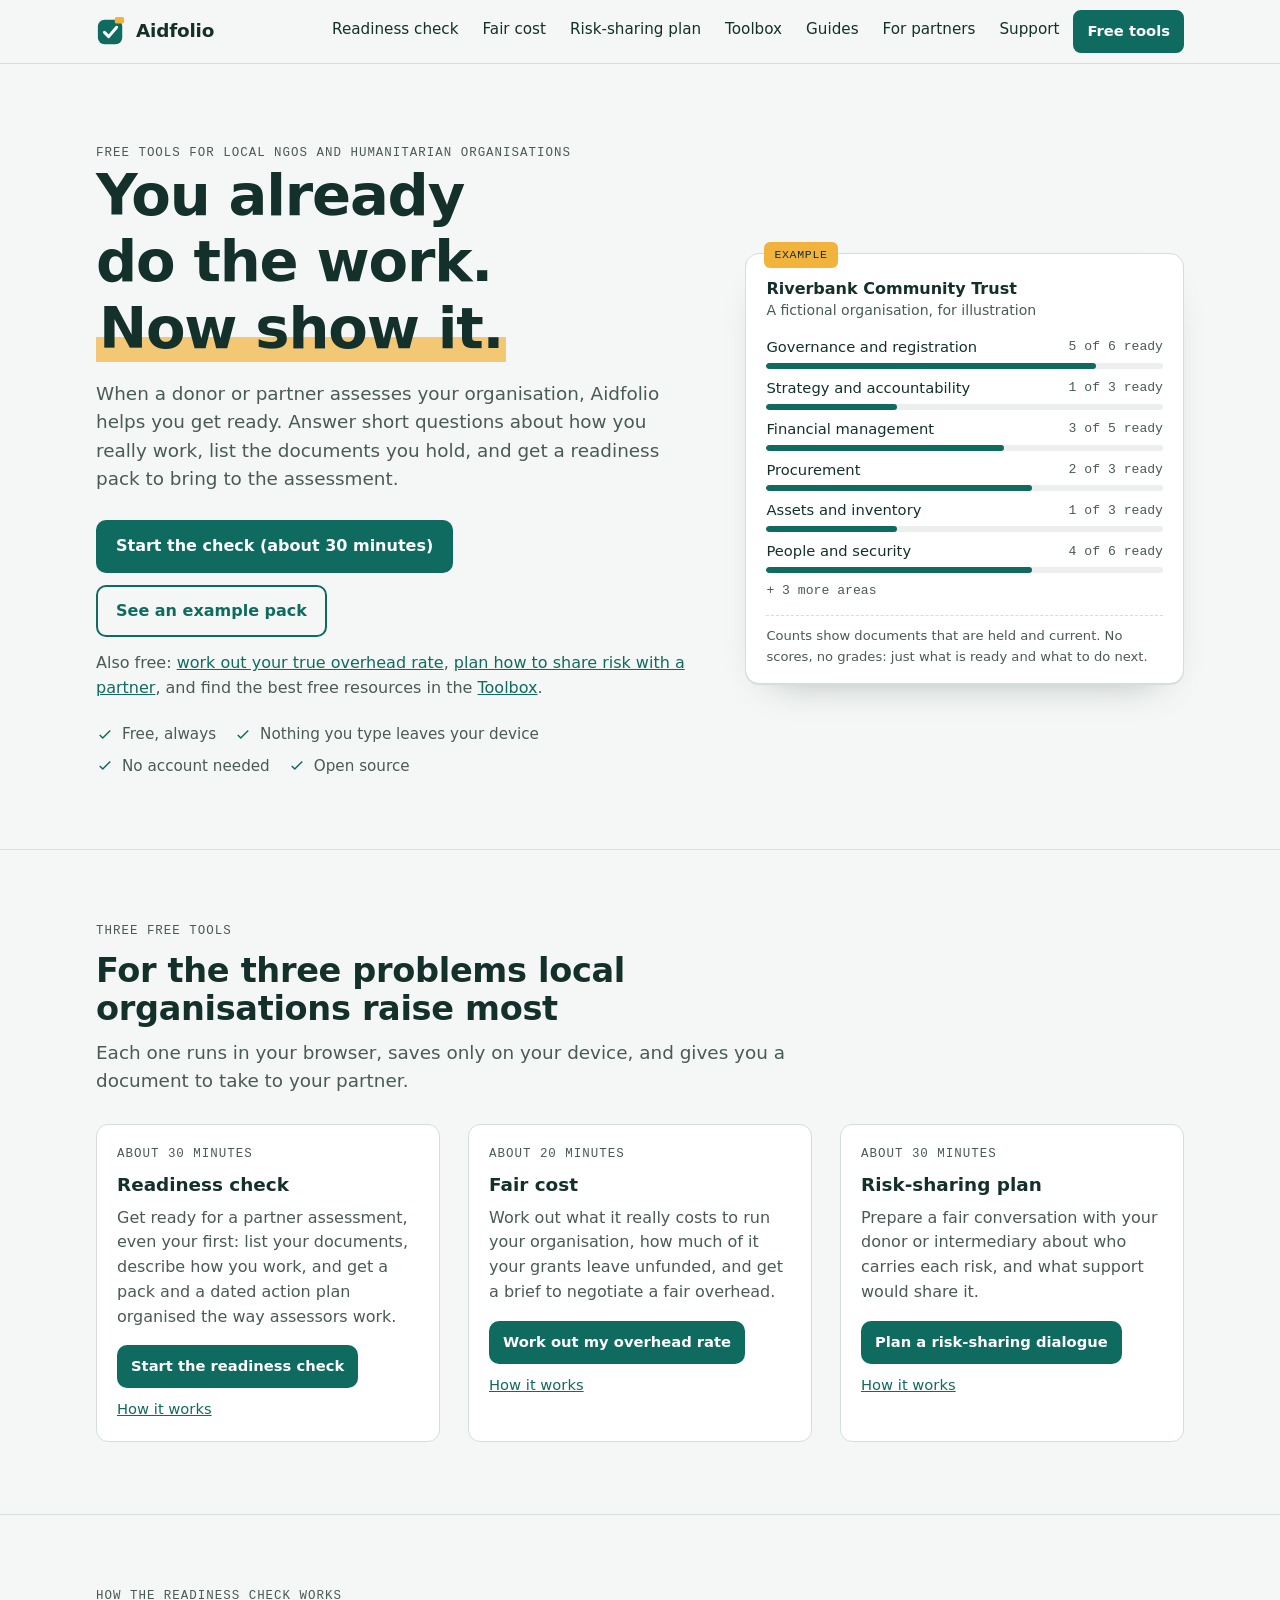
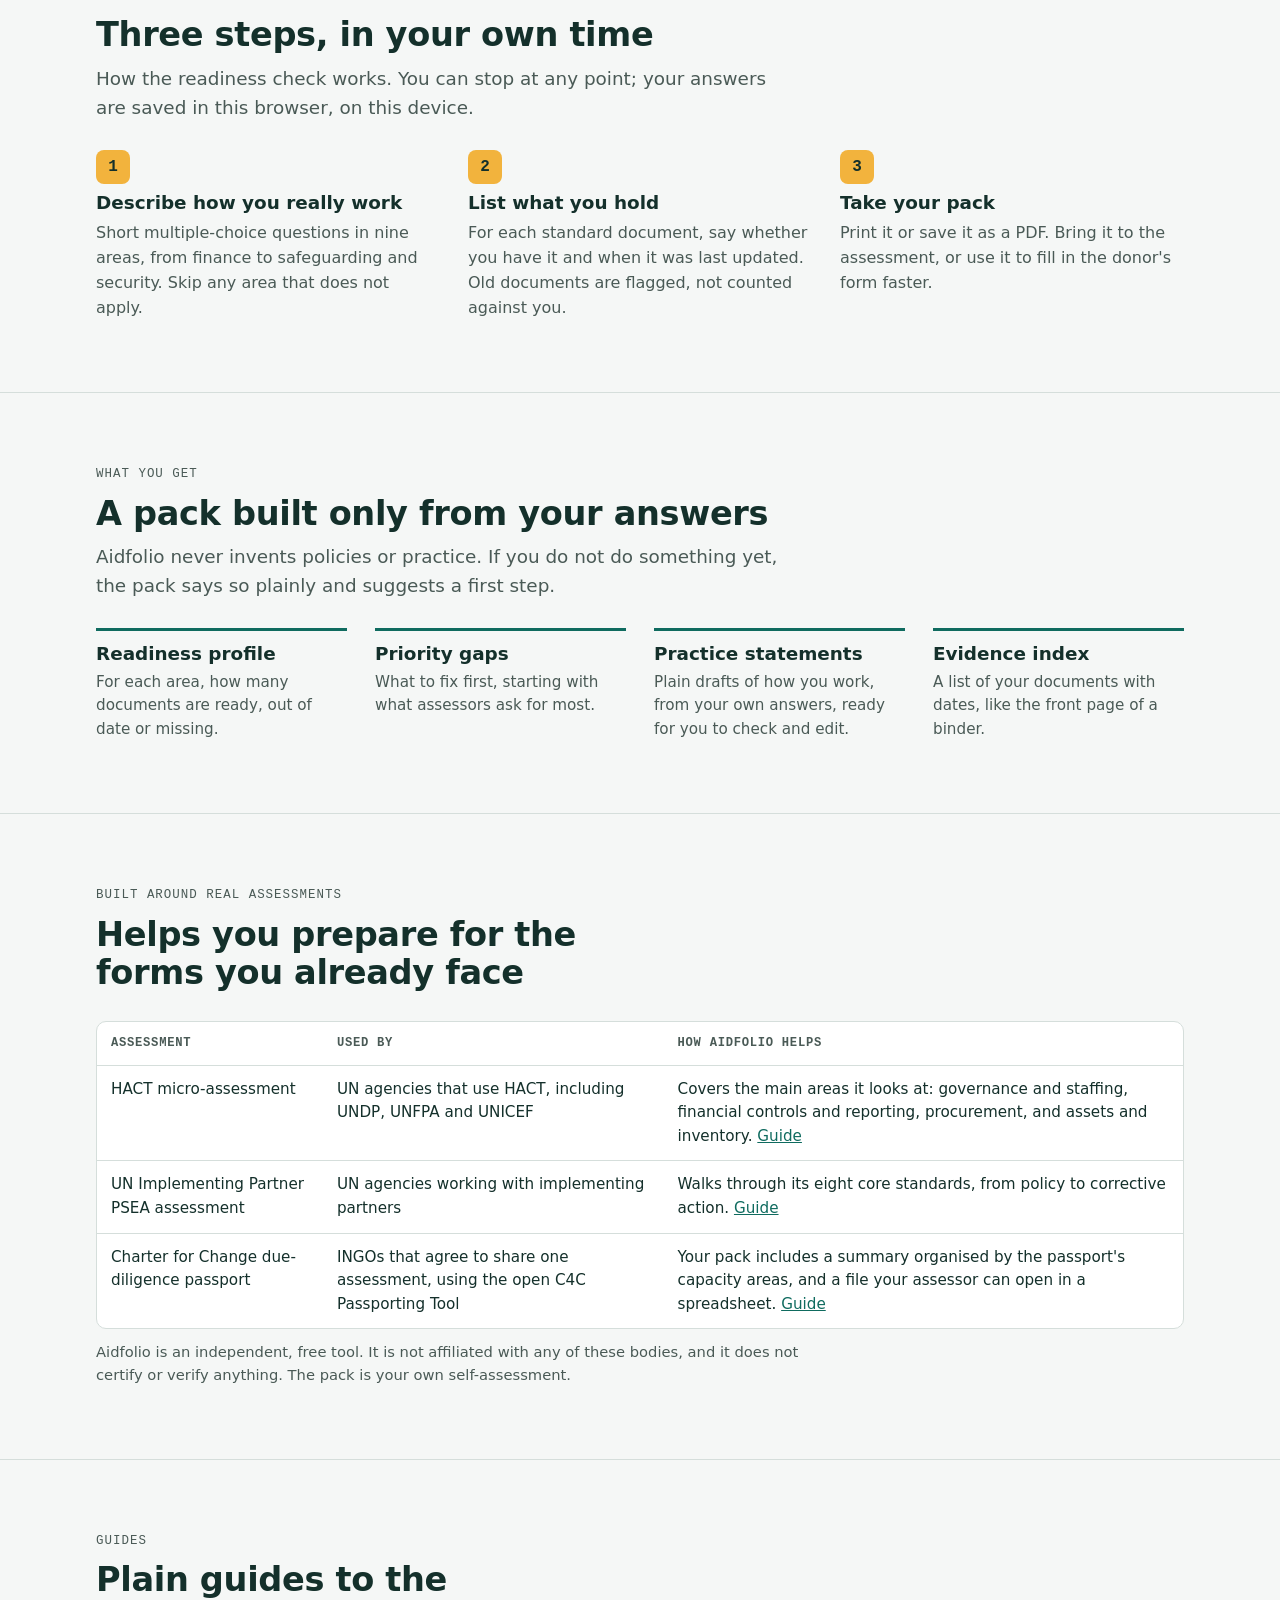
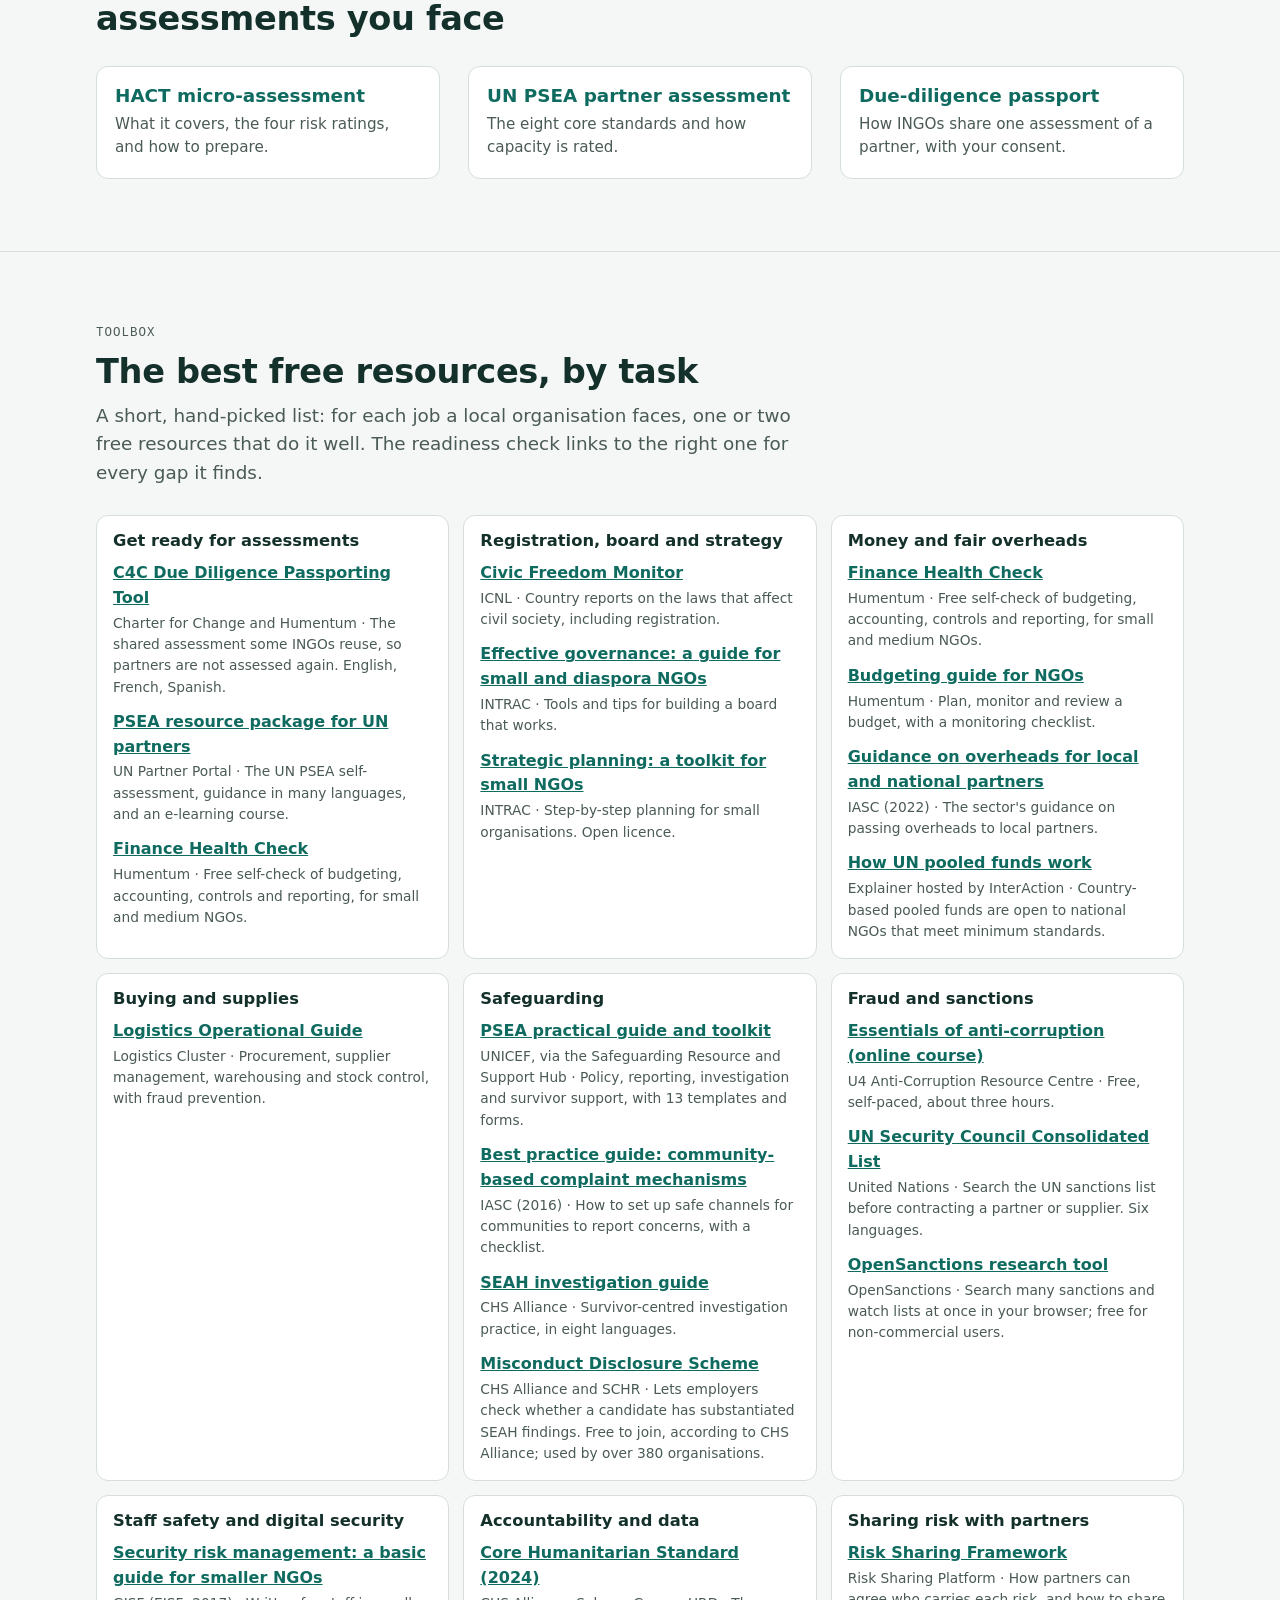
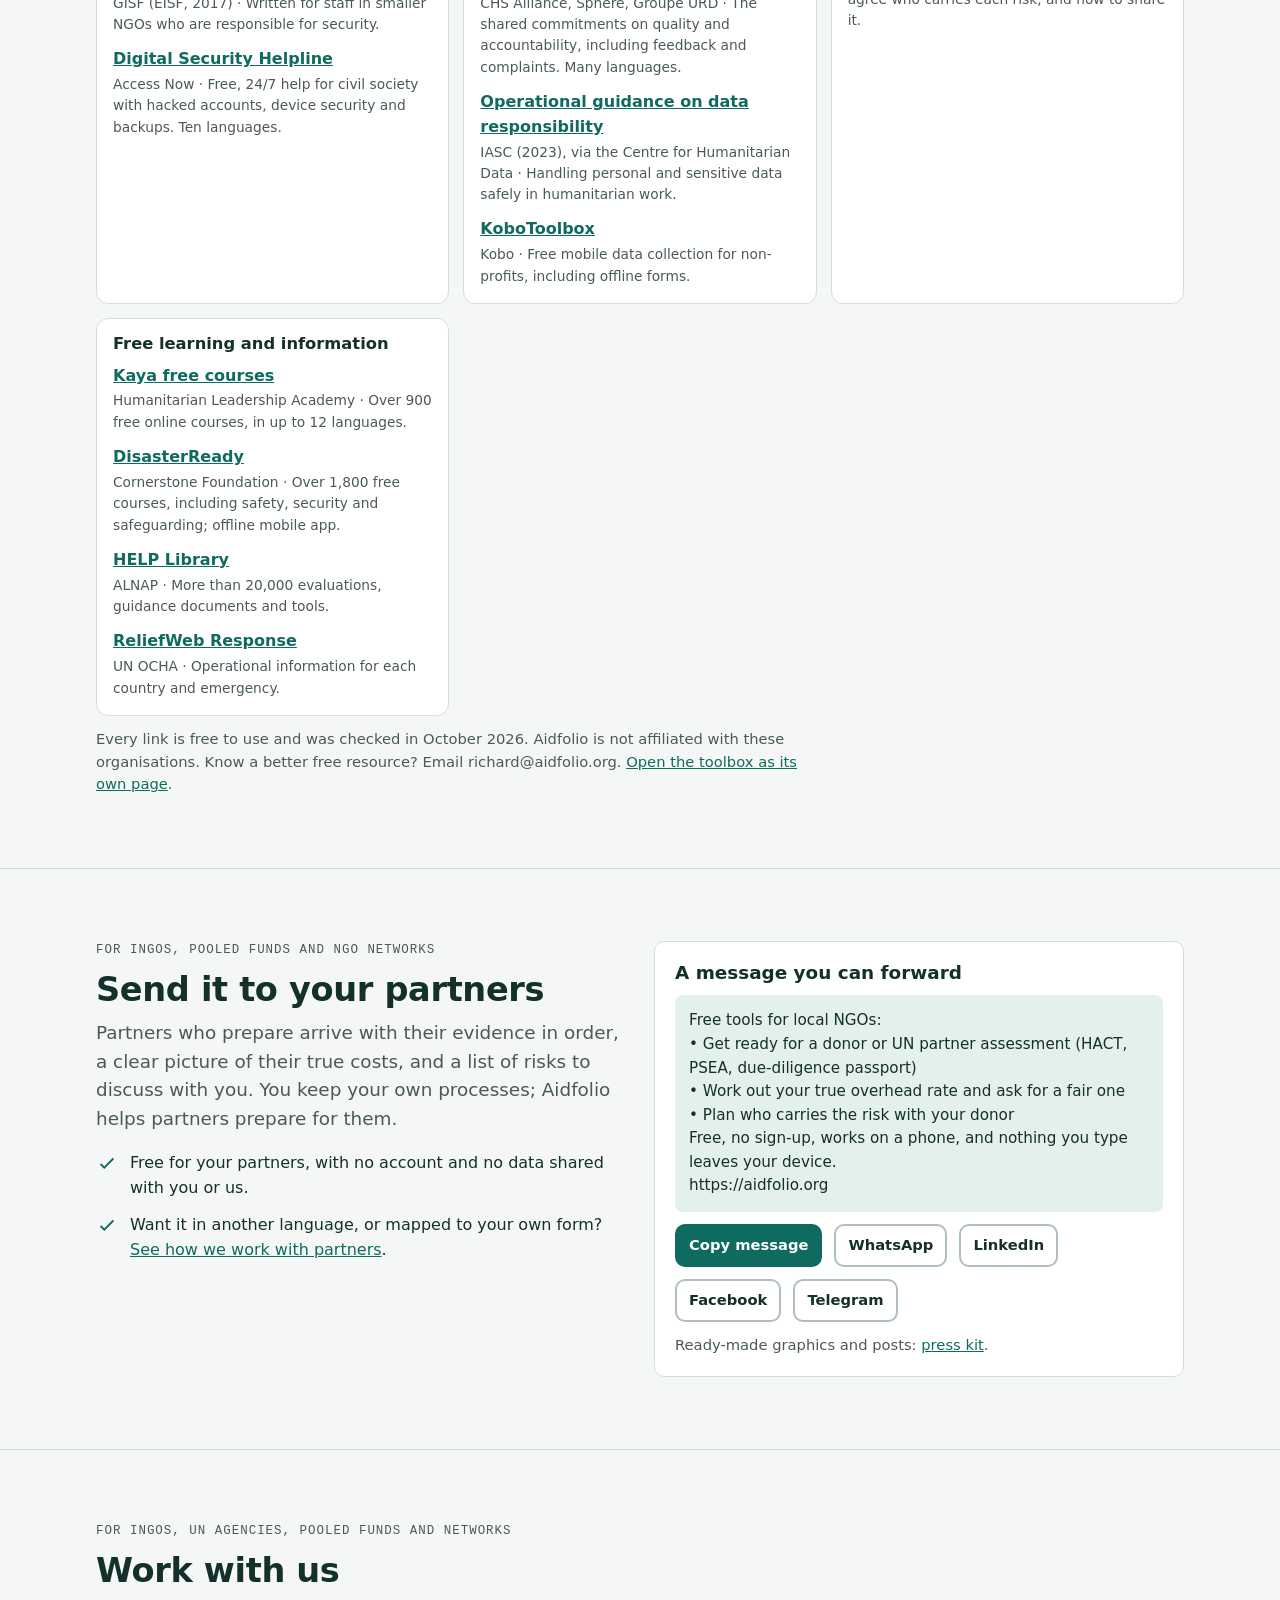
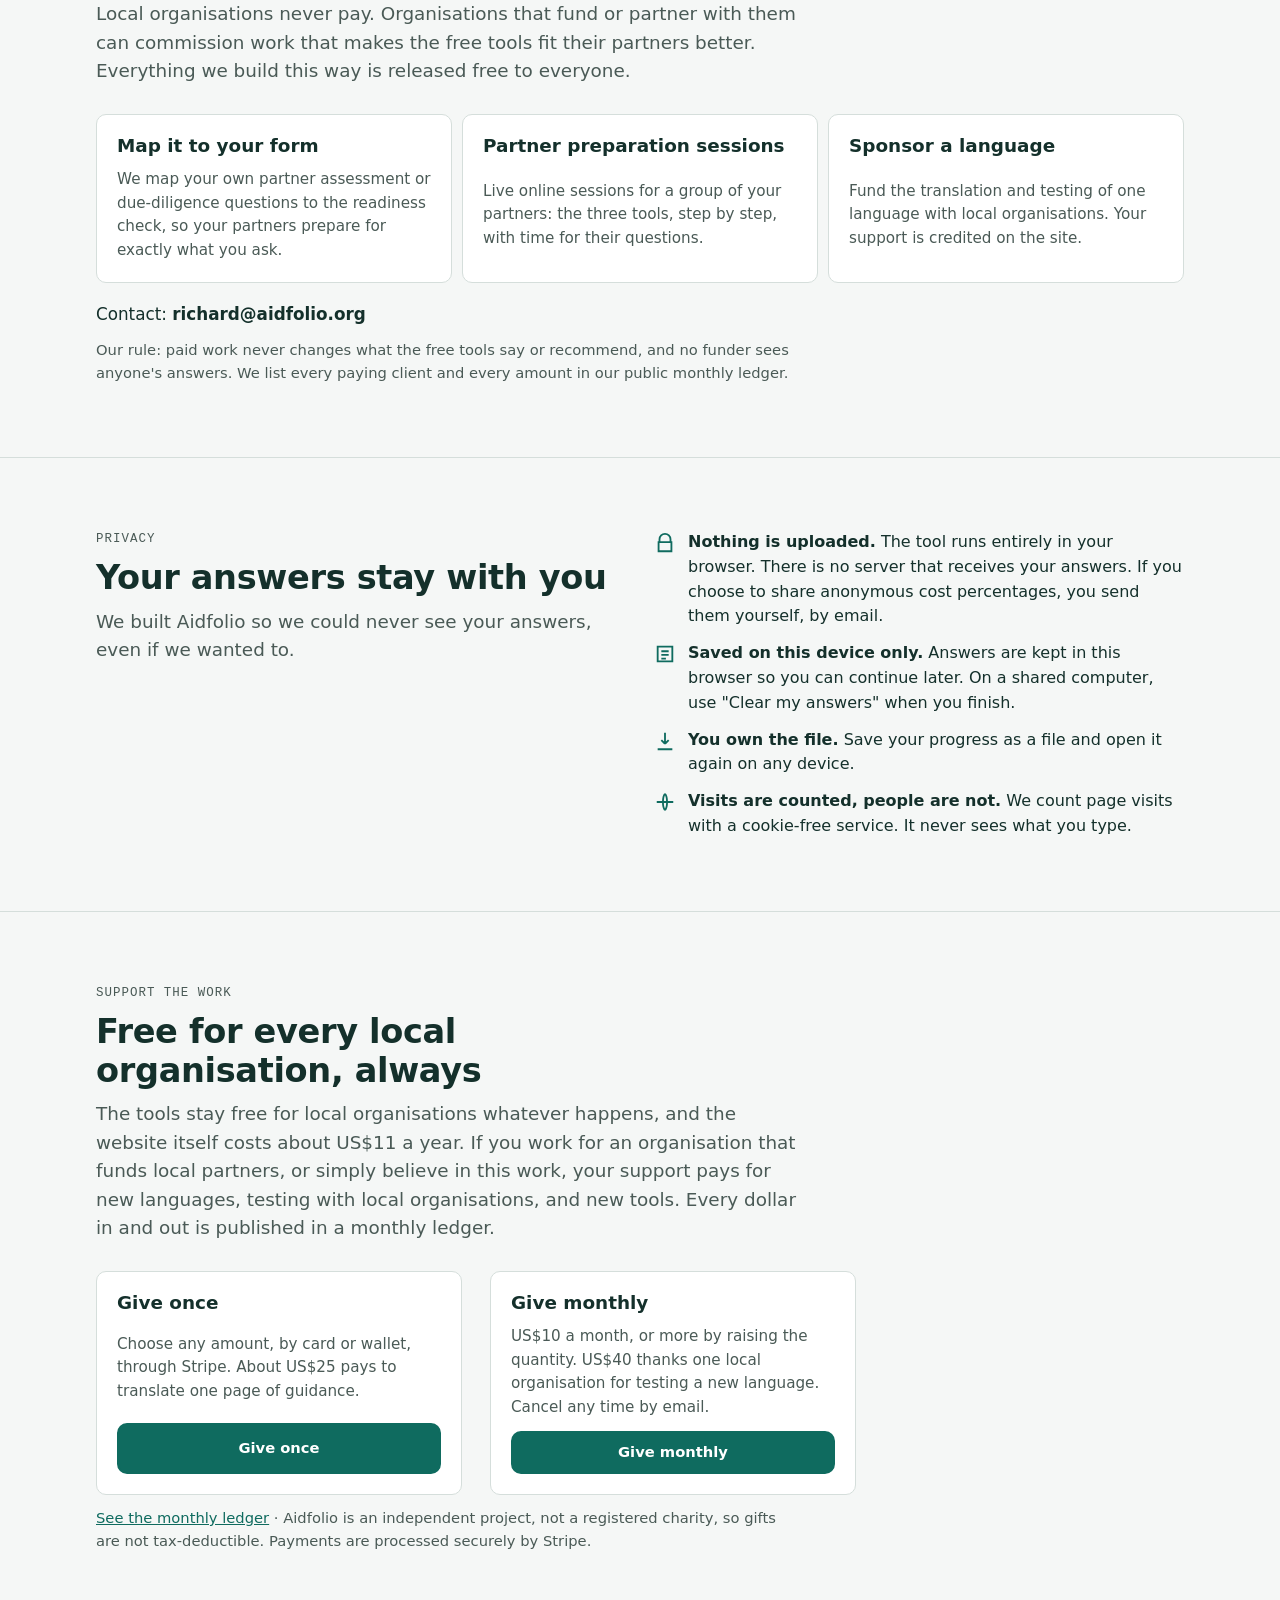
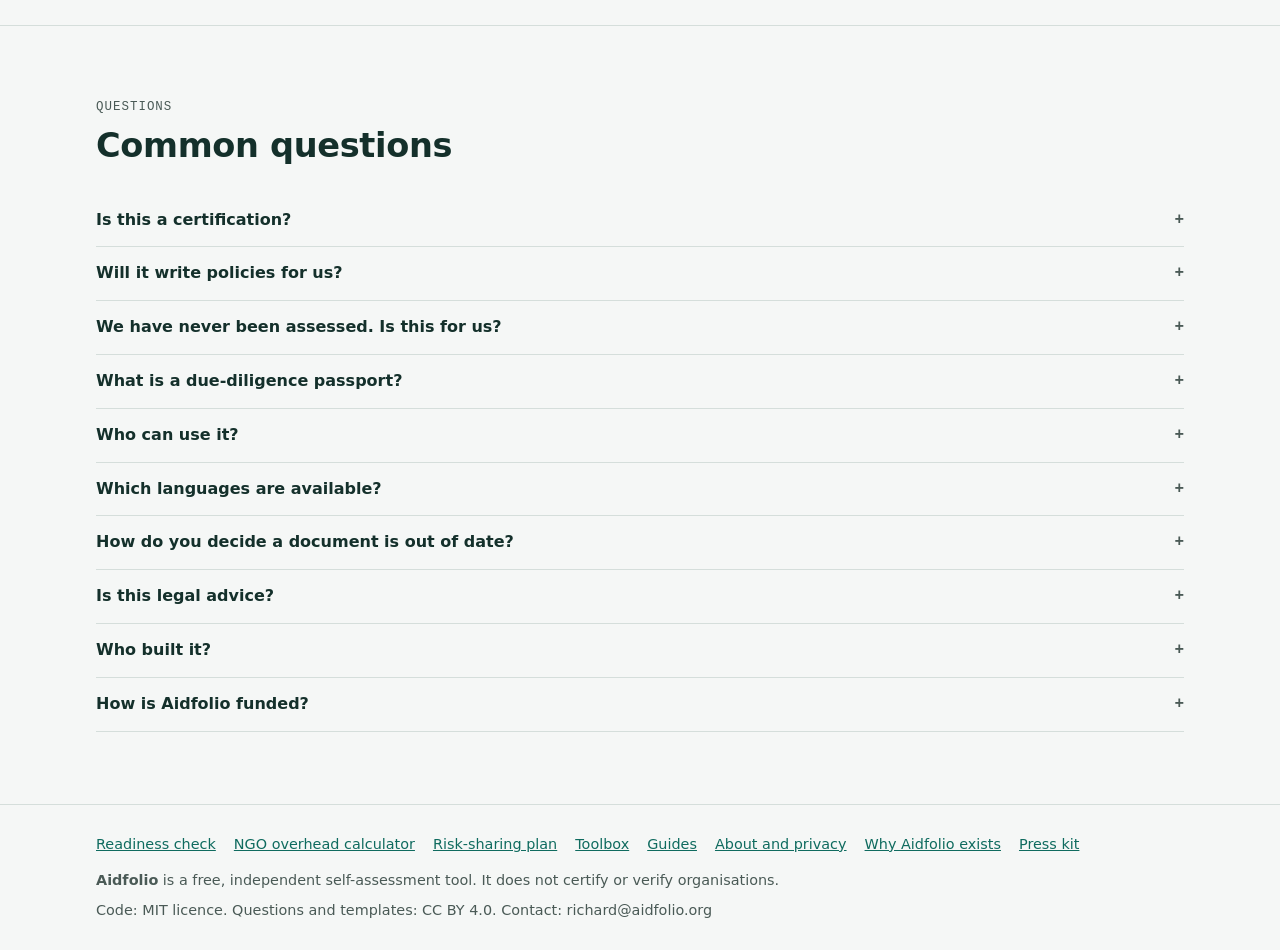
<file: public/index.html>
<!doctype html>
<html lang="en">
<head>
<meta charset="utf-8">
<meta name="viewport" content="width=device-width, initial-scale=1, viewport-fit=cover">
<meta name="color-scheme" content="light dark">
<title>Aidfolio: free tools for local NGOs and humanitarian groups</title>
<meta name="description" content="Free, private tools for local NGOs: find your true overhead rate, prepare for partner assessments like HACT and UN PSEA, and plan risk sharing. No sign-up.">
<link rel="icon" href="data:image/svg+xml,%3Csvg xmlns='http://www.w3.org/2000/svg' viewBox='0 0 32 32'%3E%3Crect x='2' y='4' width='26' height='26' rx='7' fill='%230F6B5F'/%3E%3Crect x='20' y='1' width='10' height='7' rx='2' fill='%23F2B33D'/%3E%3Cpath d='M9 17.5l4.5 4.5L22 12' fill='none' stroke='%23fff' stroke-width='3.2' stroke-linecap='round' stroke-linejoin='round'/%3E%3C/svg%3E">
<!-- Analytics (production only): paste your Cloudflare Web Analytics beacon here. It sets no cookies and never reads form answers. -->
<style>
/* Layout concept: a well-kept evidence binder. Tabs down the side for the nine areas, plain sheets for answers, a printed pack at the end. */
html{padding:env(safe-area-inset-top,0px) 0 env(safe-area-inset-bottom,0px)}
body{margin:0}
img{max-width:100%}
[hidden]{display:none!important}
:root{
  --paper:#F5F7F6; --sheet:#FFFFFF; --ink:#14302B; --muted:#4A5A56; --line:#D5DEDB; --line-strong:#AFC0BB;
  --action:#0F6B5F; --action-ink:#FFFFFF; --action-hover:#0B564C; --tint:#E4F0EC;
  --tab:#F2B33D; --tab-ink:#14302B;
  --ready:#1F6F3A; --ready-bg:#E3F2E7; --stale:#8A5A00; --stale-bg:#FBF0D9; --missing:#9B2C2C; --missing-bg:#F8E3E3; --na:#4A5A56; --na-bg:#ECEFEE;
  --focus:#F2B33D;
  --display: "Segoe UI Variable Display","Segoe UI",system-ui,-apple-system,Roboto,"Noto Sans","Noto Sans Sinhala","Noto Sans Tamil","Noto Sans Arabic",sans-serif;
  --body: system-ui,-apple-system,"Segoe UI",Roboto,"Noto Sans","Noto Sans Sinhala","Noto Sans Tamil","Noto Sans Arabic",sans-serif;
  --label: ui-monospace,"Cascadia Mono","SF Mono",Menlo,Consolas,"Liberation Mono",monospace;
  --r:10px; --gap:clamp(16px,3vw,28px);
}
@media (prefers-color-scheme: dark){:root:not([data-theme="light"]){
  --paper:#0F1A18; --sheet:#16231F; --ink:#EDF3F0; --muted:#A9BAB5; --line:#2A3A36; --line-strong:#3D514C;
  --action:#5CC2AE; --action-ink:#0F1A18; --action-hover:#7FD3C2; --tint:#1C2E29;
  --tab:#F2B33D; --tab-ink:#14302B;
  --ready:#7FD39A; --ready-bg:#18311F; --stale:#F2C46D; --stale-bg:#33280F; --missing:#F0A3A3; --missing-bg:#3A1C1C; --na:#A9BAB5; --na-bg:#22302C;
  color-scheme:dark}}
:root[data-theme="dark"]{
  --paper:#0F1A18; --sheet:#16231F; --ink:#EDF3F0; --muted:#A9BAB5; --line:#2A3A36; --line-strong:#3D514C;
  --action:#5CC2AE; --action-ink:#0F1A18; --action-hover:#7FD3C2; --tint:#1C2E29;
  --tab:#F2B33D; --tab-ink:#14302B;
  --ready:#7FD39A; --ready-bg:#18311F; --stale:#F2C46D; --stale-bg:#33280F; --missing:#F0A3A3; --missing-bg:#3A1C1C; --na:#A9BAB5; --na-bg:#22302C;
  color-scheme:dark}
*{box-sizing:border-box}
html{scroll-behavior:smooth}
@media (prefers-reduced-motion: reduce){html{scroll-behavior:auto}*{transition:none!important;animation:none!important}}
body{background:var(--paper);color:var(--ink);font-family:var(--body);font-size:16px;line-height:1.55;-webkit-text-size-adjust:100%}
body::before{content:"";position:fixed;inset:0 0 auto;height:env(safe-area-inset-top,0px);z-index:10;background:var(--paper)}
.wrap{max-width:1120px;margin:0 auto;padding-left:max(16px,env(safe-area-inset-left,0px));padding-right:max(16px,env(safe-area-inset-right,0px))}
a{color:var(--action)}
a:hover{color:var(--action-hover)}
:focus-visible{outline:3px solid var(--focus);outline-offset:2px;border-radius:4px}
h1,h2,h3{font-family:var(--display);text-wrap:balance;line-height:1.15;margin:0}
h1{font-size:clamp(2.1rem,5.2vw,3.6rem);font-weight:750;letter-spacing:-0.02em}
h2{font-size:clamp(1.5rem,3vw,2.1rem);font-weight:720;letter-spacing:-0.01em}
h3{font-size:1.15rem;font-weight:680}
p{margin:0}
.eyebrow{font-family:var(--label);font-size:.78rem;letter-spacing:.08em;text-transform:uppercase;color:var(--muted)}
.lede{font-size:1.15rem;color:var(--muted);max-width:60ch}
.skip{position:absolute;left:-999px;top:8px;background:var(--sheet);padding:8px 12px;border-radius:6px;z-index:20}
.skip:focus{left:16px}

/* header */
header.site{position:sticky;top:env(safe-area-inset-top,0px);z-index:9;background:color-mix(in srgb,var(--paper) 92%,transparent);backdrop-filter:blur(6px);border-bottom:1px solid var(--line)}
header.site .wrap{display:flex;align-items:center;gap:16px;padding-block:10px;flex-wrap:wrap}
.brand{display:flex;align-items:center;gap:10px;text-decoration:none;color:var(--ink);font-family:var(--display);font-weight:760;font-size:1.15rem;letter-spacing:-0.01em}
.brand svg{width:30px;height:30px;flex:none}
nav.top{display:flex;gap:4px;margin-left:auto;flex-wrap:wrap}
nav.top a{color:var(--ink);text-decoration:none;padding:8px 10px;border-radius:8px;font-size:.95rem}
nav.top a:hover{background:var(--tint)}
@media (max-width:1000px){nav.top a.navopt{display:none}}
nav.top a.btn,nav.top a.btn:hover{color:var(--action-ink)}

/* buttons */
.btn{display:inline-flex;align-items:center;justify-content:center;gap:8px;font:inherit;font-weight:650;border-radius:10px;padding:12px 18px;border:2px solid var(--action);background:var(--action);color:var(--action-ink);cursor:pointer;text-decoration:none;min-height:48px}
.btn:hover{background:var(--action-hover);border-color:var(--action-hover);color:var(--action-ink)}
.btn.ghost{background:transparent;color:var(--action)}
.btn.ghost:hover{background:var(--tint);color:var(--action)}
.btn.small{padding:8px 12px;min-height:40px;font-size:.92rem}
.btn.quiet{background:transparent;border-color:var(--line-strong);color:var(--ink)}
.btn.quiet:hover{background:var(--tint)}
.row{display:flex;gap:12px;flex-wrap:wrap;align-items:center}

/* hero */
.hero{padding-block:clamp(36px,7vw,80px) clamp(28px,5vw,56px)}
.hero .grid{display:grid;grid-template-columns:minmax(0,1.15fr) minmax(0,.85fr);gap:clamp(24px,5vw,56px);align-items:center}
@media (max-width:860px){.hero .grid{grid-template-columns:minmax(0,1fr)}}
.hero h1 .mark{background:linear-gradient(transparent 62%,color-mix(in srgb,var(--tab) 70%,transparent) 62%);padding:0 .05em}
.hero .lede{margin-top:18px}
.hero .row{margin-top:26px}
.promise{display:flex;flex-wrap:wrap;gap:8px 18px;margin-top:22px;padding:0;list-style:none;color:var(--muted);font-size:.95rem}
.promise li{display:flex;align-items:center;gap:8px}
.promise svg{width:18px;height:18px;flex:none;color:var(--action)}

/* binder preview */
.binder{position:relative;background:var(--sheet);border:1px solid var(--line);border-radius:14px;padding:20px 20px 16px 20px;box-shadow:0 1px 0 var(--line),0 18px 40px -28px rgba(15,40,35,.45)}
.binder .tag{position:absolute;top:-12px;left:18px;background:var(--tab);color:var(--tab-ink);font-family:var(--label);font-size:.72rem;letter-spacing:.06em;text-transform:uppercase;padding:4px 10px;border-radius:6px}
.binder h2{font-size:1rem;margin-top:6px;font-weight:680;letter-spacing:normal}
.binder .who{color:var(--muted);font-size:.88rem;margin-top:2px}
.areas-mini{list-style:none;margin:14px 0 0;padding:0;display:grid;gap:8px}
.areas-mini li{display:grid;grid-template-columns:minmax(0,1fr) auto;gap:4px 10px;align-items:center;font-size:.92rem}
.meter{grid-column:1 / -1;height:6px;border-radius:4px;background:var(--na-bg);overflow:hidden}
.meter i{display:block;height:100%;background:var(--action);border-radius:4px}
.count{font-family:var(--label);font-size:.82rem;color:var(--muted);font-variant-numeric:tabular-nums}
.binder .foot{margin-top:14px;font-size:.82rem;color:var(--muted);border-top:1px dashed var(--line);padding-top:10px}

/* sections */
section.band{padding-block:clamp(40px,6vw,72px);border-top:1px solid var(--line)}
section.band .head{display:grid;gap:10px;max-width:70ch;margin-bottom:28px}
.steps{display:grid;grid-template-columns:repeat(3,minmax(0,1fr));gap:var(--gap);counter-reset:s;list-style:none;padding:0;margin:0}
@media (max-width:820px){.steps{grid-template-columns:minmax(0,1fr)}}
.steps li{counter-increment:s;display:grid;gap:8px;align-content:start}
.steps li::before{content:counter(s);font-family:var(--label);font-weight:700;width:34px;height:34px;border-radius:8px;display:grid;place-items:center;background:var(--tab);color:var(--tab-ink)}
.steps p{color:var(--muted)}
.outputs{display:grid;grid-template-columns:repeat(4,minmax(0,1fr));gap:var(--gap)}
@media (max-width:900px){.outputs{grid-template-columns:repeat(2,minmax(0,1fr))}}
@media (max-width:520px){.outputs{grid-template-columns:minmax(0,1fr)}}
.outputs div{border-top:3px solid var(--action);padding-top:12px;display:grid;gap:6px;align-content:start}
.outputs p{color:var(--muted);font-size:.95rem}
.frameworks{width:100%;border-collapse:collapse;font-size:.95rem}
.tablewrap{overflow-x:auto;border:1px solid var(--line);border-radius:var(--r);background:var(--sheet)}
.frameworks th,.frameworks td{text-align:left;padding:12px 14px;border-bottom:1px solid var(--line);vertical-align:top}
.frameworks th{font-family:var(--label);font-size:.76rem;letter-spacing:.06em;text-transform:uppercase;color:var(--muted);font-weight:600}
.frameworks tr:last-child td{border-bottom:0}
.note{font-size:.92rem;color:var(--muted);margin-top:12px;max-width:75ch}
.split{display:grid;grid-template-columns:minmax(0,1fr) minmax(0,1fr);gap:var(--gap);align-items:start}
@media (max-width:820px){.split{grid-template-columns:minmax(0,1fr)}}
.sheet{background:var(--sheet);border:1px solid var(--line);border-radius:var(--r);padding:20px;display:grid;gap:12px}
.msg{font-family:var(--body);font-size:.95rem;white-space:pre-wrap;background:var(--tint);border-radius:8px;padding:14px;margin:0}
.privacy{list-style:none;padding:0;margin:0;display:grid;gap:12px}
.privacy li{display:grid;grid-template-columns:24px minmax(0,1fr);gap:10px}
.privacy svg{width:22px;height:22px;color:var(--action);margin-top:2px}
details.faq{border-bottom:1px solid var(--line);padding-block:14px}
details.faq summary{cursor:pointer;font-weight:650;list-style:none;display:flex;justify-content:space-between;gap:12px}
details.faq summary::after{content:"+";font-family:var(--label);color:var(--muted)}
details.faq[open] summary::after{content:"−"}
details.faq p{margin-top:8px;color:var(--muted);max-width:70ch}
.support{display:grid;grid-template-columns:repeat(2,minmax(0,1fr));gap:var(--gap);max-width:760px}
@media (max-width:820px){.support{grid-template-columns:minmax(0,1fr)}}
.support .sheet p{color:var(--muted);font-size:.95rem}
.also{margin-top:14px;color:var(--muted)}
.toolcards{display:grid;grid-template-columns:repeat(3,minmax(0,1fr));gap:var(--gap)}
@media (max-width:900px){.toolcards{grid-template-columns:minmax(0,1fr)}}
.toolcard{background:var(--sheet);border:1px solid var(--line);border-radius:12px;padding:20px;display:grid;gap:10px;align-content:start}
.toolcard p{color:var(--muted)}
.toolcard .btn{justify-self:start;margin-top:6px}
.formgrid{display:grid;grid-template-columns:repeat(2,minmax(0,1fr));gap:14px}
@media (max-width:640px){.formgrid{grid-template-columns:minmax(0,1fr)}}
.rows{display:grid;gap:8px}
.rowline{display:grid;grid-template-columns:minmax(0,2fr) minmax(0,1.2fr) minmax(0,1fr) minmax(0,1.3fr) auto;gap:8px;align-items:end}
.rowline.two{grid-template-columns:minmax(0,2fr) minmax(0,1.2fr) auto}
@media (max-width:700px){.rowline,.rowline.two{grid-template-columns:minmax(0,1fr) minmax(0,1fr)}.rowline .del{grid-column:1 / -1;justify-self:start}}
.mini{display:grid;gap:4px;font-size:.82rem;color:var(--muted);min-width:0}
input[type="number"],textarea{font:inherit;color:var(--ink);background:var(--sheet);border:1px solid var(--line-strong);border-radius:8px;padding:9px 10px;min-height:44px;width:100%;min-width:0}
textarea{min-height:76px;resize:vertical}
.del{background:transparent;border:1px solid var(--line-strong);color:var(--ink);border-radius:8px;min-height:44px;padding:0 12px;cursor:pointer;font:inherit}
.del:hover{background:var(--tint)}
.costcat{display:grid;grid-template-columns:minmax(0,1fr) 180px;gap:10px;align-items:center;padding:8px 0;border-bottom:1px solid var(--line)}
.costcat small{display:block;color:var(--muted)}
@media (max-width:560px){.costcat{grid-template-columns:minmax(0,1fr)}}
.kpis{display:grid;grid-template-columns:repeat(4,minmax(0,1fr));gap:12px}
@media (max-width:900px){.kpis{grid-template-columns:repeat(2,minmax(0,1fr))}}
@media (max-width:420px){.kpis{grid-template-columns:minmax(0,1fr)}}
.brief{white-space:pre-wrap;background:var(--paper);border:1px solid var(--line);border-radius:10px;padding:16px;font-size:.95rem;max-width:80ch}
.riskcard{border:1px solid var(--line);border-radius:12px;padding:16px;display:grid;gap:12px;background:var(--sheet)}
.riskcard h3{display:flex;gap:10px;align-items:center;flex-wrap:wrap}
.riskcard .def{color:var(--muted);font-size:.92rem}
.three{display:grid;grid-template-columns:repeat(3,minmax(0,1fr));gap:10px}
@media (max-width:640px){.three{grid-template-columns:minmax(0,1fr)}}
.measures{display:grid;grid-template-columns:repeat(2,minmax(0,1fr));gap:6px}
@media (max-width:640px){.measures{grid-template-columns:minmax(0,1fr)}}
.measures label{display:grid;grid-template-columns:24px minmax(0,1fr);gap:8px;font-size:.92rem;align-items:start}
.measures input{width:24px;height:24px;margin:0;accent-color:var(--action)}
.flag{font-size:.85rem;background:var(--stale-bg);color:var(--stale);border-radius:8px;padding:6px 10px}
.band-high{background:var(--missing-bg);color:var(--missing)}
.band-med{background:var(--stale-bg);color:var(--stale)}
.band-low{background:var(--ready-bg);color:var(--ready)}
table.index td.num,table.index th.num{text-align:right;font-variant-numeric:tabular-nums}
footer.site{border-top:1px solid var(--line);padding-block:28px;color:var(--muted);font-size:.9rem}
footer.site .wrap{display:grid;gap:8px}
.contactline{margin-top:18px;font-size:1.05rem}
.support.three{grid-template-columns:repeat(3,minmax(0,1fr));max-width:none}
@media (max-width:820px){.support.three{grid-template-columns:minmax(0,1fr)}}
.flinks{display:flex;flex-wrap:wrap;gap:6px 18px;margin-bottom:6px}
.toolcard .more{font-size:.92rem}
.guidecards{display:grid;grid-template-columns:repeat(3,minmax(0,1fr));gap:var(--gap)}
@media (max-width:820px){.guidecards{grid-template-columns:minmax(0,1fr)}}
.guidecard{display:grid;gap:6px;align-content:start;border:1px solid var(--line);border-radius:12px;padding:18px;background:var(--sheet);text-decoration:none;color:var(--ink)}
.guidecard:hover{border-color:var(--action)}
.guidecard h3{color:var(--action)}
.guidecard p{color:var(--muted);font-size:.95rem}

/* app */
#app,.toolapp{padding-block:24px 64px}
.app-grid{display:grid;grid-template-columns:240px minmax(0,1fr);gap:var(--gap);align-items:start}
@media (max-width:860px){.app-grid{grid-template-columns:minmax(0,1fr)}}
.app-grid>nav{position:sticky;top:calc(env(safe-area-inset-top,0px) + 76px);max-height:calc(100vh - 96px);overflow-y:auto}
@media (max-width:860px){.app-grid>nav{position:static;max-height:none;overflow:visible}}
#panel{scroll-margin-top:84px}
#landing section[id]{scroll-margin-top:72px}
.tabs{display:grid;gap:6px;list-style:none;margin:0;padding:0}
@media (max-width:860px){.tabs{grid-auto-flow:column;grid-auto-columns:max-content;overflow-x:auto;padding-bottom:6px}}
.tabs button{all:unset;box-sizing:border-box;cursor:pointer;min-height:44px;display:grid;grid-template-columns:minmax(0,1fr) auto;gap:8px;align-items:center;width:100%;padding:10px 12px;border-radius:8px 0 0 8px;border-left:4px solid transparent;color:var(--ink);font-size:.95rem}
@media (max-width:860px){.tabs button{border-radius:8px;border-left:0;border-bottom:4px solid transparent}}
.tabs button:hover{background:var(--tint)}
.tabs button[aria-current="step"]{background:var(--sheet);border-left-color:var(--tab);font-weight:650}
@media (max-width:860px){.tabs button[aria-current="step"]{border-bottom-color:var(--tab)}}
.tabs button.off{color:var(--muted);text-decoration:line-through}
.tabs .count{font-size:.78rem}
.panel{background:var(--sheet);border:1px solid var(--line);border-radius:14px;padding:clamp(16px,3vw,28px);display:grid;gap:22px;min-width:0}
.panel-head{display:grid;gap:8px}
.maps{font-family:var(--label);font-size:.78rem;color:var(--muted)}
fieldset{border:0;margin:0;padding:0;display:grid;gap:8px;min-width:0}
legend{font-weight:650;padding:0;margin-bottom:4px}
.opt{display:grid;grid-template-columns:22px minmax(0,1fr);gap:10px;align-items:start;padding:10px 12px;border:1px solid var(--line);border-radius:8px;cursor:pointer}
.opt:hover{border-color:var(--line-strong)}
.opt input{margin-top:3px;width:18px;height:18px;accent-color:var(--action)}
.opt:has(input:checked){border-color:var(--action);background:var(--tint)}
.group-title{font-family:var(--label);font-size:.78rem;letter-spacing:.08em;text-transform:uppercase;color:var(--muted);border-bottom:1px solid var(--line);padding-bottom:6px}
.ev{display:grid;grid-template-columns:minmax(0,1fr) 190px 150px;gap:10px;align-items:center;padding:10px 0;border-bottom:1px solid var(--line)}
.ev:last-child{border-bottom:0}
@media (max-width:640px){.ev{grid-template-columns:minmax(0,1fr) minmax(0,1fr)}.ev .ev-label{grid-column:1 / -1}}
.ev-label{display:grid;gap:2px}
.datefield{display:grid;gap:4px;font-size:.8rem;color:var(--muted);min-width:0}
.ev{align-items:end}
.ev-label small{color:var(--muted)}
.core{font-family:var(--label);font-size:.7rem;letter-spacing:.06em;text-transform:uppercase;background:var(--tab);color:var(--tab-ink);border-radius:4px;padding:1px 6px;margin-left:6px;vertical-align:2px}
select,input[type="text"],input[type="month"]{font:inherit;color:var(--ink);background:var(--sheet);border:1px solid var(--line-strong);border-radius:8px;padding:9px 10px;min-height:44px;width:100%;min-width:0}
label.field{display:grid;gap:6px;font-weight:600}
label.field span.hint{font-weight:400;color:var(--muted);font-size:.9rem}
.chip{display:inline-flex;align-items:center;gap:6px;font-size:.8rem;font-weight:650;border-radius:999px;padding:3px 10px;white-space:nowrap}
.chip.ready{background:var(--ready-bg);color:var(--ready)}
.chip.stale{background:var(--stale-bg);color:var(--stale)}
.chip.missing{background:var(--missing-bg);color:var(--missing)}
.chip.na{background:var(--na-bg);color:var(--na)}
.chip.unanswered{background:var(--na-bg);color:var(--muted)}
.chip.undated{background:var(--stale-bg);color:var(--stale)}
.navrow{display:flex;justify-content:space-between;gap:12px;flex-wrap:wrap;border-top:1px solid var(--line);padding-top:16px}
.skiparea{display:flex;gap:10px;align-items:center;color:var(--muted);font-size:.95rem}
.skiparea input{width:18px;height:18px;accent-color:var(--action)}
.callout{background:var(--tint);border-radius:10px;padding:14px 16px;font-size:.95rem}
.confirm{border:2px solid var(--missing);border-radius:10px;padding:14px;display:grid;gap:10px;background:var(--missing-bg);color:var(--ink)}
.toast{position:fixed;left:50%;transform:translateX(-50%);bottom:calc(16px + env(safe-area-inset-bottom,0px));background:var(--ink);color:var(--paper);padding:10px 16px;border-radius:10px;font-size:.95rem;z-index:30}

/* pack */
.pack{display:grid;gap:26px;min-width:0}
.panel>*,.pack>*,.pack section{min-width:0}
.panel>.btn{justify-self:start}
.pack-head{display:grid;gap:6px;border-bottom:2px solid var(--ink);padding-bottom:14px}
.pack-head .meta{color:var(--muted);font-size:.92rem}
.profile{display:grid;grid-template-columns:repeat(4,minmax(0,1fr));gap:12px}
@media (max-width:900px){.profile{grid-template-columns:repeat(2,minmax(0,1fr))}}
@media (max-width:460px){.profile{grid-template-columns:minmax(0,1fr)}}
.pcard{border:1px solid var(--line);border-radius:10px;padding:12px;display:grid;gap:6px;align-content:start;background:var(--sheet)}
.pcard .big{font-family:var(--display);font-size:1.5rem;font-weight:750;font-variant-numeric:tabular-nums}
.pcard .sub{color:var(--muted);font-size:.85rem}
.gaps{list-style:none;padding:0;margin:0;display:grid;gap:10px}
.gaps li{display:grid;grid-template-columns:auto minmax(0,1fr);gap:12px;align-items:start;border:1px solid var(--line);border-radius:10px;padding:12px;background:var(--sheet)}
.gaps .pri{font-family:var(--label);font-size:.72rem;letter-spacing:.06em;text-transform:uppercase;border-radius:6px;padding:3px 8px;white-space:nowrap}
.pri.p1{background:var(--missing-bg);color:var(--missing)}
.pri.p2{background:var(--stale-bg);color:var(--stale)}
.pri.p3{background:var(--na-bg);color:var(--muted)}
.gaps p{color:var(--muted);font-size:.92rem}
details.gapgroup{border:1px solid var(--line);border-radius:12px;padding:12px;margin-bottom:12px;background:var(--paper)}
details.gapgroup summary{cursor:pointer;display:flex;gap:10px;align-items:center;flex-wrap:wrap;list-style:none}
details.gapgroup[open] summary{margin-bottom:12px}
details.gapgroup summary::-webkit-details-marker{display:none}
.stmt{border-left:4px solid var(--tab);padding:4px 0 4px 14px;display:grid;gap:6px}
.stmt p{max-width:75ch}
.draftlabel{font-family:var(--label);font-size:.72rem;letter-spacing:.06em;text-transform:uppercase;color:var(--stale)}
table.index{width:100%;border-collapse:collapse;font-size:.92rem}
table.index th,table.index td{text-align:left;padding:8px 10px;border-bottom:1px solid var(--line);vertical-align:top}
table.index th{font-family:var(--label);font-size:.72rem;letter-spacing:.06em;text-transform:uppercase;color:var(--muted)}
.disclaimer{border:1px solid var(--line-strong);border-radius:10px;padding:14px;font-size:.9rem;color:var(--muted)}
table.plan input{min-height:40px;padding:6px 8px}
table.plan td.act{min-width:14em}
@media (max-width:640px){table.plan thead{position:absolute;width:1px;height:1px;overflow:hidden;clip:rect(0 0 0 0)}table.plan,table.plan tbody{display:block}table.plan tr{display:grid;grid-template-columns:minmax(0,1fr) minmax(0,1fr);gap:8px;padding:12px 0;border-bottom:1px solid var(--line)}table.plan td{display:block;border:0;padding:0}table.plan td:nth-child(1),table.plan td.act{grid-column:1 / -1;min-width:0}table.plan td:nth-child(3)::before{content:"Done by";display:block;font-size:.8rem;color:var(--muted)}table.plan td:nth-child(4)::before{content:"Who";display:block;font-size:.8rem;color:var(--muted)}}
.sharebox{border:1px dashed var(--line-strong);border-radius:12px;padding:14px;margin-top:16px;display:grid;gap:10px;background:var(--paper)}
.sharebox pre{white-space:pre-wrap;font:inherit;font-size:.88rem;margin:0;background:var(--sheet);border:1px solid var(--line);border-radius:8px;padding:10px;max-width:100%;overflow-wrap:anywhere}
.firsttime{margin-top:4px}
.tbx{display:grid;grid-template-columns:repeat(auto-fill,minmax(min(100%,280px),1fr));gap:14px}
.tbx section{border:1px solid var(--line);border-radius:12px;padding:16px;background:var(--sheet);min-width:0}
.tbx h3{font-size:1.02rem}
.tbx ul{list-style:none;padding:0;margin:10px 0 0;display:grid;gap:12px}
.tbx li{min-width:0}
.tbx li a{font-weight:650;overflow-wrap:anywhere}
.tbx small{display:block;color:var(--muted);font-size:.86rem;margin-top:2px}
.freehelp{margin-top:6px;font-size:.9rem}
.freehelp a{font-weight:650}
.supportnote{border-top:1px solid var(--line);padding-top:12px;margin-top:16px;font-size:.92rem;color:var(--muted)}

@media print{
  header.site,footer.site,#landing,.no-print,.tabs,.toast{display:none!important}
  .riskcard,.toolcard{break-inside:avoid}
  body{background:#fff;color:#000;font-size:11pt}
  #app{padding:0}.app-grid{display:block}
  .panel{border:0;padding:0}
  .gaps li,.pcard{break-inside:avoid}
  table.plan input{border:0;padding:0;min-height:0;background:none;color:#000}
  .sharebox,.supportnote{display:none!important}
  .pack a.res::after{content:" (" attr(href) ")";font-weight:400;font-size:9pt;overflow-wrap:anywhere}
  a{color:#000}
}
</style>
<meta property="og:title" content="Aidfolio: free tools for local NGOs and humanitarian groups">
<meta property="og:description" content="Free, private tools for local NGOs: find your true overhead rate, prepare for partner assessments like HACT and UN PSEA, and plan risk sharing. Nothing you type leaves your device.">
<meta property="og:site_name" content="Aidfolio">
<meta name="robots" content="index,follow,max-snippet:-1,max-image-preview:large">
<meta property="og:image" content="https://aidfolio.org/og.png">
<meta property="og:url" content="https://aidfolio.org/">
<link rel="canonical" href="https://aidfolio.org/">
<meta property="og:type" content="website">
<meta name="twitter:card" content="summary_large_image">
<link rel="manifest" href="/manifest.webmanifest">
<link rel="apple-touch-icon" href="/icon-192.png">
<meta name="theme-color" content="#0F6B5F">
<script type="application/ld+json">{"@context":"https://schema.org","@graph":[{"@type":"Organization","@id":"https://aidfolio.org/#org","name":"Aidfolio","url":"https://aidfolio.org/","logo":"https://aidfolio.org/icon-512.png","email":"richard@aidfolio.org","description":"Aidfolio is an independent, open-source project that makes free, private tools for local and national humanitarian and development organisations.","founder":{"@type":"Person","@id":"https://aidfolio.org/about/#richard","name":"Richard Prouse"},"sameAs":["https://github.com/tenderaxiom/aidfolio"]},{"@type":"WebSite","@id":"https://aidfolio.org/#website","name":"Aidfolio","url":"https://aidfolio.org/","inLanguage":"en","publisher":{"@id":"https://aidfolio.org/#org"},"description":"Free tools for local NGOs and humanitarian organisations."},{"@type":"WebPage","@id":"https://aidfolio.org/#page","url":"https://aidfolio.org/","name":"Aidfolio: free tools for local NGOs and humanitarian groups","isPartOf":{"@id":"https://aidfolio.org/#website"},"about":{"@id":"https://aidfolio.org/#org"},"inLanguage":"en"},{"@type":"WebApplication","@id":"https://aidfolio.org/readiness-check/#app","name":"Aidfolio readiness check","url":"https://aidfolio.org/readiness-check/","description":"Prepare for a partner capacity or due-diligence assessment and get a readiness pack and dated action plan.","applicationCategory":"BusinessApplication","operatingSystem":"Any (runs in a web browser)","browserRequirements":"Requires JavaScript. Works offline once loaded.","offers":{"@type":"Offer","price":"0","priceCurrency":"USD"},"isAccessibleForFree":true,"inLanguage":"en","audience":{"@type":"Audience","audienceType":"Local and national NGOs, community-based organisations, and the international organisations that partner with them"},"featureList":["Readiness pack","Dated action plan","C4C passport summary"],"publisher":{"@id":"https://aidfolio.org/#org"},"license":"https://opensource.org/licenses/MIT"},{"@type":"WebApplication","@id":"https://aidfolio.org/fair-overhead-calculator/#app","name":"Aidfolio Fair cost: NGO overhead calculator","url":"https://aidfolio.org/fair-overhead-calculator/","description":"Work out your true overhead rate and what your grants leave unfunded, and get a negotiation brief.","applicationCategory":"FinanceApplication","operatingSystem":"Any (runs in a web browser)","browserRequirements":"Requires JavaScript. Works offline once loaded.","offers":{"@type":"Offer","price":"0","priceCurrency":"USD"},"isAccessibleForFree":true,"inLanguage":"en","audience":{"@type":"Audience","audienceType":"Local and national NGOs, community-based organisations, and the international organisations that partner with them"},"featureList":["True overhead rate","Funding gap","Negotiation brief"],"publisher":{"@id":"https://aidfolio.org/#org"},"license":"https://opensource.org/licenses/MIT"},{"@type":"WebApplication","@id":"https://aidfolio.org/risk-sharing-plan/#app","name":"Aidfolio risk-sharing plan","url":"https://aidfolio.org/risk-sharing-plan/","description":"Prepare a fair risk-sharing conversation with your donor or intermediary.","applicationCategory":"BusinessApplication","operatingSystem":"Any (runs in a web browser)","browserRequirements":"Requires JavaScript. Works offline once loaded.","offers":{"@type":"Offer","price":"0","priceCurrency":"USD"},"isAccessibleForFree":true,"inLanguage":"en","audience":{"@type":"Audience","audienceType":"Local and national NGOs, community-based organisations, and the international organisations that partner with them"},"featureList":["Eight risk categories","Likelihood and impact","Support to ask for"],"publisher":{"@id":"https://aidfolio.org/#org"},"license":"https://opensource.org/licenses/MIT"},{"@type":"FAQPage","@id":"https://aidfolio.org/#faq","mainEntity":[{"@type":"Question","name":"Is this a certification?","acceptedAnswer":{"@type":"Answer","text":"No. Aidfolio is a self-assessment. Nobody checks your answers, and the pack says so. Donors and partners will still run their own checks; the pack helps you get ready for them."}},{"@type":"Question","name":"Will it write policies for us?","acceptedAnswer":{"@type":"Answer","text":"It drafts short statements of what you told it you already do, so you can check, edit and adopt them. It never claims you do something you said you don't. For a full policy, use the draft as a starting point and get advice where you need it."}},{"@type":"Question","name":"We have never been assessed. Is this for us?","acceptedAnswer":{"@type":"Answer","text":"Yes, especially. Organisations facing their first assessment have the least support and no earlier assessment to reuse. Tick \"We have never had an assessment\" at the start: your pack then includes an action plan with the dates you choose, so a first funder can see what you already do and what you will put in place."}},{"@type":"Question","name":"What is a due-diligence passport?","acceptedAnswer":{"@type":"Answer","text":"Some international NGOs now share one assessment of a partner instead of each doing their own, using the open Charter for Change Due Diligence Passporting Tool. The assessing organisation completes and rates it; you review and sign it, and it can then be shared, with your consent, so you are not assessed again. Aidfolio organises your pack by the passport's capacity areas to make that first assessment quicker. Aidfolio is independent and not affiliated with Charter for Change or Humentum."}},{"@type":"Question","name":"Who can use it?","acceptedAnswer":{"@type":"Answer","text":"Any local or national organisation preparing for a partner assessment: NGOs, community groups, faith-based organisations and associations. It is also useful for an annual check-up."}},{"@type":"Question","name":"Which languages are available?","acceptedAnswer":{"@type":"Answer","text":"English now. Sinhala, Tamil, French and Arabic are next, translated and tested with local organisations. You can help translate."}},{"@type":"Question","name":"How do you decide a document is out of date?","acceptedAnswer":{"@type":"Answer","text":"Some documents, like bank statements or board minutes, are only useful if recent. Aidfolio uses simple default periods, shown next to each document, for example 3 months for bank statements. These are our defaults, not an official rule; your donor may use different ones."}},{"@type":"Question","name":"Is this legal advice?","acceptedAnswer":{"@type":"Answer","text":"No. Aidfolio gives practical, general guidance. Laws differ by country; take advice on legal questions."}},{"@type":"Question","name":"Who built it?","acceptedAnswer":{"@type":"Answer","text":"Aidfolio is built and run by Richard Prouse in New Zealand as an independent, unpaid humanitarian project. The code is open source, and the questions are free for anyone to reuse. Contact: richard@aidfolio.org."}},{"@type":"Question","name":"How is Aidfolio funded?","acceptedAnswer":{"@type":"Answer","text":"By small donations, grants, and paid work for international organisations that partner with local ones (see Work with us). Local organisations never pay, and no funder can change what the tools say. Every amount in and out is published in our monthly ledger."}}]}]}</script>
<link rel="alternate" type="text/plain" title="Aidfolio for AI assistants" href="/llms.txt">
</head>
<body>


<a class="skip" href="#main">Skip to content</a>

<header class="site">
  <div class="wrap">
    <a class="brand" href="#top" aria-label="Aidfolio home">
      <svg viewBox="0 0 32 32" aria-hidden="true"><rect x="2" y="4" width="26" height="26" rx="7" fill="var(--action)"/><rect x="20" y="1" width="10" height="7" rx="2" fill="var(--tab)"/><path d="M9 17.5l4.5 4.5L22 12" fill="none" stroke="var(--action-ink)" stroke-width="3.2" stroke-linecap="round" stroke-linejoin="round"/></svg>
      Aidfolio
    </a>
    <nav class="top" aria-label="Main">
      <a class="navopt" href="#check">Readiness check</a>
      <a class="navopt" href="#cost">Fair cost</a>
      <a class="navopt" href="#risk">Risk-sharing plan</a>
      <a class="navopt" href="#toolbox">Toolbox</a>
      <a class="navopt" href="/guides/">Guides</a>
      <a class="navopt" href="#partners">For partners</a>
      <a class="navopt" href="#support">Support</a>
      <a class="btn small" href="#tools">Free tools</a>
    </nav>
  </div>
</header>

<main id="main">
<!-- ============ LANDING ============ -->
<div id="landing">
  <section class="hero" id="top">
    <div class="wrap grid">
      <div>
        <p class="eyebrow">Free tools for local NGOs and humanitarian organisations</p>
        <h1>You already do the work. <span class="mark">Now show it.</span></h1>
        <p class="lede">When a donor or partner assesses your organisation, Aidfolio helps you get ready. Answer short questions about how you really work, list the documents you hold, and get a readiness pack to bring to the assessment.</p>
        <div class="row">
          <a class="btn" href="#check">Start the check (about 30 minutes)</a>
          <button class="btn ghost" type="button" id="seeExample">See an example pack</button>
        </div>
        <p class="also">Also free: <a href="#cost">work out your true overhead rate</a>, <a href="#risk">plan how to share risk with a partner</a>, and find the best free resources in the <a href="#toolbox">Toolbox</a>.</p>
        <ul class="promise" aria-label="Our promises">
          <li><svg viewBox="0 0 24 24" aria-hidden="true"><path fill="none" stroke="currentColor" stroke-width="2" d="M5 12l4 4 10-10"/></svg>Free, always</li>
          <li><svg viewBox="0 0 24 24" aria-hidden="true"><path fill="none" stroke="currentColor" stroke-width="2" d="M5 12l4 4 10-10"/></svg>Nothing you type leaves your device</li>
          <li><svg viewBox="0 0 24 24" aria-hidden="true"><path fill="none" stroke="currentColor" stroke-width="2" d="M5 12l4 4 10-10"/></svg>No account needed</li>
          <li><svg viewBox="0 0 24 24" aria-hidden="true"><path fill="none" stroke="currentColor" stroke-width="2" d="M5 12l4 4 10-10"/></svg>Open source</li>
        </ul>
      </div>
      <figure class="binder" aria-label="Example readiness profile" style="margin:0">
        <span class="tag">Example</span>
        <h2>Riverbank Community Trust</h2>
        <p class="who">A fictional organisation, for illustration</p>
        <ul class="areas-mini" id="heroProfile"></ul>
        <p class="foot">Counts show documents that are held and current. No scores, no grades: just what is ready and what to do next.</p>
      </figure>
    </div>
  </section>

  <section class="band" id="tools">
    <div class="wrap">
      <div class="head">
        <p class="eyebrow">Three free tools</p>
        <h2>For the three problems local organisations raise most</h2>
        <p class="lede">Each one runs in your browser, saves only on your device, and gives you a document to take to your partner.</p>
      </div>
      <div class="toolcards">
        <article class="toolcard">
          <p class="eyebrow">About 30 minutes</p>
          <h3>Readiness check</h3>
          <p>Get ready for a partner assessment, even your first: list your documents, describe how you work, and get a pack and a dated action plan organised the way assessors work.</p>
          <a class="btn small" href="#check">Start the readiness check</a>
          <a class="more" href="/readiness-check/">How it works</a>
        </article>
        <article class="toolcard">
          <p class="eyebrow">About 20 minutes</p>
          <h3>Fair cost</h3>
          <p>Work out what it really costs to run your organisation, how much of it your grants leave unfunded, and get a brief to negotiate a fair overhead.</p>
          <a class="btn small" href="#cost">Work out my overhead rate</a>
          <a class="more" href="/fair-overhead-calculator/">How it works</a>
        </article>
        <article class="toolcard">
          <p class="eyebrow">About 30 minutes</p>
          <h3>Risk-sharing plan</h3>
          <p>Prepare a fair conversation with your donor or intermediary about who carries each risk, and what support would share it.</p>
          <a class="btn small" href="#risk">Plan a risk-sharing dialogue</a>
          <a class="more" href="/risk-sharing-plan/">How it works</a>
        </article>
      </div>
    </div>
  </section>

  <section class="band" id="how">
    <div class="wrap">
      <div class="head">
        <p class="eyebrow">How the readiness check works</p>
        <h2>Three steps, in your own time</h2>
        <p class="lede">How the readiness check works. You can stop at any point; your answers are saved in this browser, on this device.</p>
      </div>
      <ol class="steps">
        <li><h3>Describe how you really work</h3><p>Short multiple-choice questions in nine areas, from finance to safeguarding and security. Skip any area that does not apply.</p></li>
        <li><h3>List what you hold</h3><p>For each standard document, say whether you have it and when it was last updated. Old documents are flagged, not counted against you.</p></li>
        <li><h3>Take your pack</h3><p>Print it or save it as a PDF. Bring it to the assessment, or use it to fill in the donor's form faster.</p></li>
      </ol>
    </div>
  </section>

  <section class="band">
    <div class="wrap">
      <div class="head">
        <p class="eyebrow">What you get</p>
        <h2>A pack built only from your answers</h2>
        <p class="lede">Aidfolio never invents policies or practice. If you do not do something yet, the pack says so plainly and suggests a first step.</p>
      </div>
      <div class="outputs">
        <div><h3>Readiness profile</h3><p>For each area, how many documents are ready, out of date or missing.</p></div>
        <div><h3>Priority gaps</h3><p>What to fix first, starting with what assessors ask for most.</p></div>
        <div><h3>Practice statements</h3><p>Plain drafts of how you work, from your own answers, ready for you to check and edit.</p></div>
        <div><h3>Evidence index</h3><p>A list of your documents with dates, like the front page of a binder.</p></div>
      </div>
    </div>
  </section>

  <section class="band">
    <div class="wrap">
      <div class="head">
        <p class="eyebrow">Built around real assessments</p>
        <h2>Helps you prepare for the forms you already face</h2>
      </div>
      <div class="tablewrap">
        <table class="frameworks">
          <thead><tr><th scope="col">Assessment</th><th scope="col">Used by</th><th scope="col">How Aidfolio helps</th></tr></thead>
          <tbody>
            <tr><td>HACT micro-assessment</td><td>UN agencies that use HACT, including UNDP, UNFPA and UNICEF</td><td>Covers the main areas it looks at: governance and staffing, financial controls and reporting, procurement, and assets and inventory. <a href="/guides/hact-micro-assessment/">Guide</a></td></tr>
            <tr><td>UN Implementing Partner PSEA assessment</td><td>UN agencies working with implementing partners</td><td>Walks through its eight core standards, from policy to corrective action. <a href="/guides/un-psea-assessment/">Guide</a></td></tr>
            <tr><td>Charter for Change due-diligence passport</td><td>INGOs that agree to share one assessment, using the open C4C Passporting Tool</td><td>Your pack includes a summary organised by the passport's capacity areas, and a file your assessor can open in a spreadsheet. <a href="/guides/due-diligence-passport/">Guide</a></td></tr>
          </tbody>
        </table>
      </div>
      <p class="note">Aidfolio is an independent, free tool. It is not affiliated with any of these bodies, and it does not certify or verify anything. The pack is your own self-assessment.</p>
    </div>
  </section>

  <section class="band" id="guides">
    <div class="wrap">
      <div class="head">
        <p class="eyebrow">Guides</p>
        <h2>Plain guides to the assessments you face</h2>
      </div>
      <div class="guidecards">
        <a class="guidecard" href="/guides/hact-micro-assessment/"><h3>HACT micro-assessment</h3><p>What it covers, the four risk ratings, and how to prepare.</p></a>
        <a class="guidecard" href="/guides/un-psea-assessment/"><h3>UN PSEA partner assessment</h3><p>The eight core standards and how capacity is rated.</p></a>
        <a class="guidecard" href="/guides/due-diligence-passport/"><h3>Due-diligence passport</h3><p>How INGOs share one assessment of a partner, with your consent.</p></a>
      </div>
    </div>
  </section>

  <section class="band" id="toolbox">
    <div class="wrap">
      <div class="head">
        <p class="eyebrow">Toolbox</p>
        <h2>The best free resources, by task</h2>
        <p class="lede">A short, hand-picked list: for each job a local organisation faces, one or two free resources that do it well. The readiness check links to the right one for every gap it finds.</p>
      </div>
      <div class="tbx" id="toolboxGrid"><section><h3>Get ready for assessments</h3><ul><li><a href="https://humentum.org/charter-for-change-due-diligence-passporting-tool/" target="_blank" rel="noopener">C4C Due Diligence Passporting Tool</a><small>Charter for Change and Humentum · The shared assessment some INGOs reuse, so partners are not assessed again. English, French, Spanish.</small></li><li><a href="https://supportcso.unpartnerportal.org/hc/en-us/articles/12970598056727-Interagency-PSEA-IP-Protocol-Resource-Package-for-Partners" target="_blank" rel="noopener">PSEA resource package for UN partners</a><small>UN Partner Portal · The UN PSEA self-assessment, guidance in many languages, and an e-learning course.</small></li><li><a href="https://humentum.org/resources/humentum-finance-health-check" target="_blank" rel="noopener">Finance Health Check</a><small>Humentum · Free self-check of budgeting, accounting, controls and reporting, for small and medium NGOs.</small></li></ul></section><section><h3>Registration, board and strategy</h3><ul><li><a href="https://www.icnl.org/resources/civic-freedom-monitor/" target="_blank" rel="noopener">Civic Freedom Monitor</a><small>ICNL · Country reports on the laws that affect civil society, including registration.</small></li><li><a href="https://www.intrac.org/resources/effective-governance-guide-small-diaspora-ngos/" target="_blank" rel="noopener">Effective governance: a guide for small and diaspora NGOs</a><small>INTRAC · Tools and tips for building a board that works.</small></li><li><a href="https://www.intrac.org/resources/strategic-planning-a-toolkit-for-small-ngos/" target="_blank" rel="noopener">Strategic planning: a toolkit for small NGOs</a><small>INTRAC · Step-by-step planning for small organisations. Open licence.</small></li></ul></section><section><h3>Money and fair overheads</h3><ul><li><a href="https://humentum.org/resources/humentum-finance-health-check" target="_blank" rel="noopener">Finance Health Check</a><small>Humentum · Free self-check of budgeting, accounting, controls and reporting, for small and medium NGOs.</small></li><li><a href="https://humentum.org/resources/a-budgeting-guide-for-ngos" target="_blank" rel="noopener">Budgeting guide for NGOs</a><small>Humentum · Plan, monitor and review a budget, with a monitoring checklist.</small></li><li><a href="https://www.ngocoordination.org/en/library/iasc-guidance-provision-overheads-local-and-national-partners" target="_blank" rel="noopener">Guidance on overheads for local and national partners</a><small>IASC (2022) · The sector&#x27;s guidance on passing overheads to local partners.</small></li><li><a href="https://www.interaction.org/wp-content/uploads/2026/03/UN-Humanitarian-Funding-Mechanisms-.pdf" target="_blank" rel="noopener">How UN pooled funds work</a><small>Explainer hosted by InterAction · Country-based pooled funds are open to national NGOs that meet minimum standards.</small></li></ul></section><section><h3>Buying and supplies</h3><ul><li><a href="https://log.logcluster.org/en" target="_blank" rel="noopener">Logistics Operational Guide</a><small>Logistics Cluster · Procurement, supplier management, warehousing and stock control, with fraud prevention.</small></li></ul></section><section><h3>Safeguarding</h3><ul><li><a href="https://safeguardingsupporthub.org/documents/protection-sexual-exploitation-and-abuse-psea-practical-guide-and-toolkit-unicef-and" target="_blank" rel="noopener">PSEA practical guide and toolkit</a><small>UNICEF, via the Safeguarding Resource and Support Hub · Policy, reporting, investigation and survivor support, with 13 templates and forms.</small></li><li><a href="https://psea.interagencystandingcommittee.org/sites/default/files/Best%20Practice%20Guide%20on%20inter-agency%20CBCMs.pdf" target="_blank" rel="noopener">Best practice guide: community-based complaint mechanisms</a><small>IASC (2016) · How to set up safe channels for communities to report concerns, with a checklist.</small></li><li><a href="https://www.chsalliance.org/get-support/resource/sexual-exploitation-abuse-and-harassment-seah-investigation-guide/" target="_blank" rel="noopener">SEAH investigation guide</a><small>CHS Alliance · Survivor-centred investigation practice, in eight languages.</small></li><li><a href="https://misconduct-disclosure-scheme.org/" target="_blank" rel="noopener">Misconduct Disclosure Scheme</a><small>CHS Alliance and SCHR · Lets employers check whether a candidate has substantiated SEAH findings. Free to join, according to CHS Alliance; used by over 380 organisations.</small></li></ul></section><section><h3>Fraud and sanctions</h3><ul><li><a href="https://u4.no/courses/essentials-of-anti-corruption-ii-development-programming" target="_blank" rel="noopener">Essentials of anti-corruption (online course)</a><small>U4 Anti-Corruption Resource Centre · Free, self-paced, about three hours.</small></li><li><a href="https://scsanctions.un.org/search" target="_blank" rel="noopener">UN Security Council Consolidated List</a><small>United Nations · Search the UN sanctions list before contracting a partner or supplier. Six languages.</small></li><li><a href="https://opensanctions.org/research/" target="_blank" rel="noopener">OpenSanctions research tool</a><small>OpenSanctions · Search many sanctions and watch lists at once in your browser; free for non-commercial users.</small></li></ul></section><section><h3>Staff safety and digital security</h3><ul><li><a href="https://www.gisf.ngo/wp-content/uploads/2020/12/Security-Risk-Management-A-basic-guide-for-smaller-NGOs.pdf" target="_blank" rel="noopener">Security risk management: a basic guide for smaller NGOs</a><small>GISF (EISF, 2017) · Written for staff in smaller NGOs who are responsible for security.</small></li><li><a href="https://www.accessnow.org/help/" target="_blank" rel="noopener">Digital Security Helpline</a><small>Access Now · Free, 24/7 help for civil society with hacked accounts, device security and backups. Ten languages.</small></li></ul></section><section><h3>Accountability and data</h3><ul><li><a href="https://corehumanitarianstandard.org/" target="_blank" rel="noopener">Core Humanitarian Standard (2024)</a><small>CHS Alliance, Sphere, Groupe URD · The shared commitments on quality and accountability, including feedback and complaints. Many languages.</small></li><li><a href="https://centre.humdata.org/revised-iasc-operational-guidance-on-data-responsibility-in-humanitarian-action/" target="_blank" rel="noopener">Operational guidance on data responsibility</a><small>IASC (2023), via the Centre for Humanitarian Data · Handling personal and sensitive data safely in humanitarian work.</small></li><li><a href="https://kobotoolbox.org/kobo" target="_blank" rel="noopener">KoboToolbox</a><small>Kobo · Free mobile data collection for non-profits, including offline forms.</small></li></ul></section><section><h3>Sharing risk with partners</h3><ul><li><a href="https://interagencystandingcommittee.org/system/files/2023-06/Risk%20Sharing%20Framework.pdf" target="_blank" rel="noopener">Risk Sharing Framework</a><small>Risk Sharing Platform · How partners can agree who carries each risk, and how to share it.</small></li></ul></section><section><h3>Free learning and information</h3><ul><li><a href="https://www.humanitarianleadershipacademy.org/learning-with-us/" target="_blank" rel="noopener">Kaya free courses</a><small>Humanitarian Leadership Academy · Over 900 free online courses, in up to 12 languages.</small></li><li><a href="https://disasterready.org/free-leadership-training" target="_blank" rel="noopener">DisasterReady</a><small>Cornerstone Foundation · Over 1,800 free courses, including safety, security and safeguarding; offline mobile app.</small></li><li><a href="https://alnap.org/about-library/about-the-help-library/" target="_blank" rel="noopener">HELP Library</a><small>ALNAP · More than 20,000 evaluations, guidance documents and tools.</small></li><li><a href="https://response.reliefweb.int/about" target="_blank" rel="noopener">ReliefWeb Response</a><small>UN OCHA · Operational information for each country and emergency.</small></li></ul></section></div>
      <p class="note">Every link is free to use and was checked in October 2026. Aidfolio is not affiliated with these organisations. Know a better free resource? Email richard@aidfolio.org. <a href="/toolbox/">Open the toolbox as its own page</a>.</p>
    </div>
  </section>

  <section class="band" id="partners">
    <div class="wrap split">
      <div class="head" style="margin:0">
        <p class="eyebrow">For INGOs, pooled funds and NGO networks</p>
        <h2>Send it to your partners</h2>
        <p class="lede">Partners who prepare arrive with their evidence in order, a clear picture of their true costs, and a list of risks to discuss with you. You keep your own processes; Aidfolio helps partners prepare for them.</p>
        <ul class="privacy" style="margin-top:8px">
          <li><svg viewBox="0 0 24 24" aria-hidden="true"><path fill="none" stroke="currentColor" stroke-width="2" d="M5 12l4 4 10-10"/></svg><span>Free for your partners, with no account and no data shared with you or us.</span></li>
          <li><svg viewBox="0 0 24 24" aria-hidden="true"><path fill="none" stroke="currentColor" stroke-width="2" d="M5 12l4 4 10-10"/></svg><span>Want it in another language, or mapped to your own form? <a href="#work">See how we work with partners</a>.</span></li>
        </ul>
      </div>
      <div class="sheet">
        <h3>A message you can forward</h3>
        <p class="msg" id="shareMsg">Free tools for local NGOs:
• Get ready for a donor or UN partner assessment (HACT, PSEA, due-diligence passport)
• Work out your true overhead rate and ask for a fair one
• Plan who carries the risk with your donor
Free, no sign-up, works on a phone, and nothing you type leaves your device.
https://aidfolio.org</p>
        <div class="row">
          <button class="btn small" type="button" id="copyShare">Copy message</button>
          <a class="btn small quiet" id="waShare" href="#" target="_blank" rel="noopener">WhatsApp</a>
          <a class="btn small quiet" href="https://www.linkedin.com/sharing/share-offsite/?url=https%3A%2F%2Faidfolio.org%2F" target="_blank" rel="noopener">LinkedIn</a>
          <a class="btn small quiet" href="https://www.facebook.com/sharer/sharer.php?u=https%3A%2F%2Faidfolio.org%2F" target="_blank" rel="noopener">Facebook</a>
          <a class="btn small quiet" href="https://t.me/share/url?url=https%3A%2F%2Faidfolio.org%2F&amp;text=Free%20tools%20for%20local%20NGOs%20facing%20donor%20and%20UN%20partner%20assessments" target="_blank" rel="noopener">Telegram</a>
        </div>
        <p class="note" style="margin-top:0">Ready-made graphics and posts: <a href="/press/">press kit</a>.</p>
      </div>
    </div>
  </section>

  <section class="band" id="work">
    <div class="wrap">
      <div class="head">
        <p class="eyebrow">For INGOs, UN agencies, pooled funds and networks</p>
        <h2>Work with us</h2>
        <p class="lede">Local organisations never pay. Organisations that fund or partner with them can commission work that makes the free tools fit their partners better. Everything we build this way is released free to everyone.</p>
      </div>
      <div class="support three">
        <div class="sheet"><h3>Map it to your form</h3><p>We map your own partner assessment or due-diligence questions to the readiness check, so your partners prepare for exactly what you ask.</p></div>
        <div class="sheet"><h3>Partner preparation sessions</h3><p>Live online sessions for a group of your partners: the three tools, step by step, with time for their questions.</p></div>
        <div class="sheet"><h3>Sponsor a language</h3><p>Fund the translation and testing of one language with local organisations. Your support is credited on the site.</p></div>
      </div>
      <p class="contactline">Contact: <strong>richard@aidfolio.org</strong></p>
      <p class="note">Our rule: paid work never changes what the free tools say or recommend, and no funder sees anyone's answers. We list every paying client and every amount in our public monthly ledger.</p>
    </div>
  </section>

  <section class="band" id="privacy">
    <div class="wrap split">
      <div class="head" style="margin:0">
        <p class="eyebrow">Privacy</p>
        <h2>Your answers stay with you</h2>
        <p class="lede">We built Aidfolio so we could never see your answers, even if we wanted to.</p>
      </div>
      <ul class="privacy">
        <li><svg viewBox="0 0 24 24" aria-hidden="true"><path fill="none" stroke="currentColor" stroke-width="2" d="M6 11V8a6 6 0 0112 0v3M5 11h14v10H5z"/></svg><span><strong>Nothing is uploaded.</strong> The tool runs entirely in your browser. There is no server that receives your answers. If you choose to share anonymous cost percentages, you send them yourself, by email.</span></li>
        <li><svg viewBox="0 0 24 24" aria-hidden="true"><path fill="none" stroke="currentColor" stroke-width="2" d="M4 4h16v16H4zM8 9h8M8 13h8M8 17h5"/></svg><span><strong>Saved on this device only.</strong> Answers are kept in this browser so you can continue later. On a shared computer, use "Clear my answers" when you finish.</span></li>
        <li><svg viewBox="0 0 24 24" aria-hidden="true"><path fill="none" stroke="currentColor" stroke-width="2" d="M12 3v12m0 0l-4-4m4 4l4-4M4 21h16"/></svg><span><strong>You own the file.</strong> Save your progress as a file and open it again on any device.</span></li>
        <li><svg viewBox="0 0 24 24" aria-hidden="true"><path fill="none" stroke="currentColor" stroke-width="2" d="M3 12h18M12 3c3 3.5 3 14.5 0 18M12 3c-3 3.5-3 14.5 0 18"/></svg><span><strong>Visits are counted, people are not.</strong> We count page visits with a cookie-free service. It never sees what you type.</span></li>
      </ul>
    </div>
  </section>

  <section class="band" id="support">
    <div class="wrap">
      <div class="head">
        <p class="eyebrow">Support the work</p>
        <h2>Free for every local organisation, always</h2>
        <p class="lede">The tools stay free for local organisations whatever happens, and the website itself costs about US$11 a year. If you work for an organisation that funds local partners, or simply believe in this work, your support pays for new languages, testing with local organisations, and new tools. Every dollar in and out is published in a monthly ledger.</p>
      </div>
      <div class="support">
        <div class="sheet"><h3>Give once</h3><p>Choose any amount, by card or wallet, through Stripe. About US$25 pays to translate one page of guidance.</p><a class="btn small" href="https://donate.stripe.com/eVq3cv3XVd9ddrgf2m0sU00" target="_blank" rel="noopener">Give once</a></div>
        <div class="sheet"><h3>Give monthly</h3><p>US$10 a month, or more by raising the quantity. US$40 thanks one local organisation for testing a new language. Cancel any time by email.</p><a class="btn small" href="https://buy.stripe.com/4gM7sL51Zb15cnc9I20sU01" target="_blank" rel="noopener">Give monthly</a></div>
      </div>
      <p class="note"><a href="https://github.com/tenderaxiom/aidfolio/blob/main/docs/LEDGER.md" target="_blank" rel="noopener">See the monthly ledger</a> · Aidfolio is an independent project, not a registered charity, so gifts are not tax-deductible. Payments are processed securely by Stripe.</p>
    </div>
  </section>

  <section class="band" id="faq">
    <div class="wrap">
      <div class="head"><p class="eyebrow">Questions</p><h2>Common questions</h2></div>
      <details class="faq"><summary>Is this a certification?</summary><p>No. Aidfolio is a self-assessment. Nobody checks your answers, and the pack says so. Donors and partners will still run their own checks; the pack helps you get ready for them.</p></details>
      <details class="faq"><summary>Will it write policies for us?</summary><p>It drafts short statements of what you told it you already do, so you can check, edit and adopt them. It never claims you do something you said you don't. For a full policy, use the draft as a starting point and get advice where you need it.</p></details>
      <details class="faq"><summary>We have never been assessed. Is this for us?</summary><p>Yes, especially. Organisations facing their first assessment have the least support and no earlier assessment to reuse. Tick "We have never had an assessment" at the start: your pack then includes an action plan with the dates you choose, so a first funder can see what you already do and what you will put in place.</p></details>
      <details class="faq"><summary>What is a due-diligence passport?</summary><p>Some international NGOs now share one assessment of a partner instead of each doing their own, using the open Charter for Change Due Diligence Passporting Tool. The assessing organisation completes and rates it; you review and sign it, and it can then be shared, with your consent, so you are not assessed again. Aidfolio organises your pack by the passport's capacity areas to make that first assessment quicker. Aidfolio is independent and not affiliated with Charter for Change or Humentum.</p></details>
      <details class="faq"><summary>Who can use it?</summary><p>Any local or national organisation preparing for a partner assessment: NGOs, community groups, faith-based organisations and associations. It is also useful for an annual check-up.</p></details>
      <details class="faq"><summary>Which languages are available?</summary><p>English now. Sinhala, Tamil, French and Arabic are next, translated and tested with local organisations. You can help translate.</p></details>
      <details class="faq"><summary>How do you decide a document is out of date?</summary><p>Some documents, like bank statements or board minutes, are only useful if recent. Aidfolio uses simple default periods, shown next to each document, for example 3 months for bank statements. These are our defaults, not an official rule; your donor may use different ones.</p></details>
      <details class="faq"><summary>Is this legal advice?</summary><p>No. Aidfolio gives practical, general guidance. Laws differ by country; take advice on legal questions.</p></details>
      <details class="faq"><summary>Who built it?</summary><p id="about">Aidfolio is built and run by Richard Prouse in New Zealand as an independent, unpaid humanitarian project. The code is open source, and the questions are free for anyone to reuse. Contact: richard@aidfolio.org.</p></details>
      <details class="faq"><summary>How is Aidfolio funded?</summary><p>By small donations, grants, and paid work for international organisations that partner with local ones (see <a href="#work">Work with us</a>). Local organisations never pay, and no funder can change what the tools say. Every amount in and out is published in our monthly ledger.</p></details>
    </div>
  </section>
</div>

<!-- ============ APP ============ -->
<div id="app" hidden><span id="check"></span><span id="pack"></span>
  <div class="wrap">
    <div class="app-grid">
      <nav aria-label="Areas"><ul class="tabs" id="tabs"></ul></nav>
      <div class="panel" id="panel" aria-live="polite"></div>
    </div>
  </div>
</div>
<div id="costApp" class="toolapp" hidden><span id="cost"></span><div class="wrap"><div class="panel" id="costPanel"></div></div></div>
<div id="riskApp" class="toolapp" hidden><span id="risk"></span><div class="wrap"><div class="panel" id="riskPanel"></div></div></div>
</main>

<footer class="site">
  <div class="wrap">
    <nav class="flinks" aria-label="Site pages"><a href="/readiness-check/">Readiness check</a><a href="/fair-overhead-calculator/">NGO overhead calculator</a><a href="/risk-sharing-plan/">Risk-sharing plan</a><a href="/toolbox/">Toolbox</a><a href="/guides/">Guides</a><a href="/about/">About and privacy</a><a href="/news/launch/">Why Aidfolio exists</a><a href="/press/">Press kit</a></nav>
    <p><strong>Aidfolio</strong> is a free, independent self-assessment tool. It does not certify or verify organisations.</p>
    <p>Code: MIT licence. Questions and templates: CC BY 4.0. Contact: richard@aidfolio.org</p>
  </div>
</footer>

<div class="toast" id="toast" role="status" hidden></div>

<script>
(function(){
"use strict";
/* ---------- Content (English). Translators: copy this object per language. ---------- */
var AREAS = [
 {id:"gov", name:"Governance and registration", c4c:"gov", maps:"HACT: Implementing partner; Organizational structure and staffing. C4C passport: General; Governance",
  intro:"Who is responsible for the organisation, and is it legally registered?",
  practice:[
   {id:"gov_board", res:"gov", q:"Who oversees the organisation?", opts:[
     {v:"a", t:"A board or committee that meets at least twice a year", s:"A governing board or committee oversees the organisation and meets at least twice a year."},
     {v:"b", t:"A board or committee, but it meets less often", s:"A governing board or committee exists but meets less than twice a year.", gap:2, why:"Assessors usually look for regular, recorded oversight by people other than the director.", fix:"Schedule two board meetings a year and keep minutes."},
     {v:"c", t:"No board yet; the director decides", s:"The organisation does not yet have a governing board.", gap:1, why:"Many donors expect independent oversight of the organisation.", fix:"Form a small board of people who are independent of daily management."}]},
   {id:"gov_coi", res:"gov", q:"When someone has a personal interest in a decision (a relative bidding for a contract, for example), what happens?", opts:[
     {v:"a", t:"They declare it, it is recorded, and they step out of the decision", s:"Conflicts of interest are declared, recorded, and the person concerned does not take part in the decision."},
     {v:"b", t:"It is discussed, but not recorded", s:"Conflicts of interest are discussed informally but not recorded.", gap:2, why:"Without a record, you cannot show the conflict was handled.", fix:"Keep a simple register of declared interests."},
     {v:"c", t:"We have no set way of handling it", s:"The organisation does not yet have a process for conflicts of interest.", gap:1, why:"Unmanaged conflicts of interest are a recognised fraud risk, and assessors ask about them.", fix:"Adopt a one-page conflict-of-interest rule and a declaration form."}]},
   {id:"gov_reg", res:"reg", c4c:"general", q:"Is the organisation registered with the relevant authority?", opts:[
     {v:"a", t:"Yes, and the registration is current", s:"The organisation is registered with the relevant authority and its registration is current."},
     {v:"b", t:"Registration is being renewed or applied for", s:"The organisation's registration is being renewed or applied for.", gap:1, why:"Many partners cannot fund an organisation without current registration.", fix:"Keep proof of the application or renewal with your pack."},
     {v:"c", t:"No", s:"The organisation is not currently registered.", gap:1, why:"Many partners cannot fund an unregistered organisation.", fix:"Ask a local NGO forum about the registration route in your country."}]}
  ],
  evidence:[
   {id:"gov_cert", res:"reg", c4c:"general", t:"Registration certificate", core:1, why:"Proves the organisation legally exists."},
   {id:"gov_const", res:"gov", t:"Constitution or governing document", core:1, why:"Shows purpose, powers and how leaders are chosen."},
   {id:"gov_list", res:"gov", t:"List of board members", core:1, valid:12, why:"Shows who is accountable today."},
   {id:"gov_min", res:"gov", t:"Board minutes from the last 12 months", valid:12, why:"Shows oversight actually happens."},
   {id:"gov_coipol", res:"gov", t:"Conflict-of-interest policy or declaration form", why:"Shows how personal interests are handled."},
   {id:"gov_org", res:"gov", t:"Organisation chart", valid:24, why:"Shows roles and who reports to whom."}
  ]},
 {id:"acc", name:"Strategy and accountability", c4c:"acc", maps:"C4C passport: Strategy; Accountability. Core Humanitarian Standard: feedback and complaints",
  intro:"Where the organisation is heading, and how the people you serve and the groups you fund can hold you to account.",
  practice:[
   {id:"acc_plan", res:"strat", c4c:"strat", q:"Do you have a written plan for the next few years: what you aim to achieve, and how?", opts:[
     {v:"a", t:"Yes, approved by the board and less than five years old", s:"A written strategic plan, approved by the board, sets out the organisation's aims and approach for the coming years."},
     {v:"b", t:"A draft, or a plan that is out of date", s:"A strategic plan exists in draft or is out of date.", gap:2, why:"Assessors use the plan to see whether a project fits what the organisation does.", fix:"Update the plan with the board: two pages on aims, people served and main activities is enough."},
     {v:"c", t:"No", s:"The organisation does not yet have a written strategic plan.", gap:2, why:"Assessors use the plan to see whether a project fits what the organisation does.", fix:"Write a two-page plan with the board: your aims, who you serve, and your main activities for the next three years."}]},
   {id:"acc_cfm", res:"chs", q:"Can the people you serve give feedback or complain about your work, not only about abuse?", opts:[
     {v:"a", t:"Yes, and we record and respond to every complaint", s:"Community members can give feedback or complain about the organisation's work, and every complaint is recorded and answered."},
     {v:"b", t:"Informally, without records", s:"Community members can give feedback informally, but complaints are not recorded.", gap:2, why:"A record shows that complaints are heard and acted on.", fix:"Keep a simple complaints log: date, issue, action taken, and when you replied."},
     {v:"c", t:"No", s:"There is not yet a way for community members to complain about the organisation's work.", gap:1, why:"Accountability to affected people is a core commitment in humanitarian standards, and assessors ask about it.", fix:"Set up one channel, such as a phone number, a box or a regular meeting, and tell people about it in local languages."}]},
   {id:"acc_sub", res:"c4c", q:"Do you pass funds to other groups (sub-grants or downstream partners)?", opts:[
     {v:"a", t:"Yes, with written agreements and our own checks", s:"Funds passed to downstream partners are covered by written agreements and checked by the organisation."},
     {v:"b", t:"Yes, without written agreements", s:"Funds are passed to other groups without written agreements.", gap:1, why:"Funders will ask how you control money you pass on.", fix:"Use a one-page agreement for every group you fund: purpose, amount, reporting and what happens if money is misused."},
     {v:"n", t:"We do not pass funds to other groups", s:"The organisation does not pass funds to other groups."}]}
  ],
  evidence:[
   {id:"acc_strat", res:"strat", c4c:"strat", t:"Strategic plan", valid:60, why:"Shows the organisation's aims and direction."},
   {id:"acc_annrep", res:"strat", c4c:"strat", t:"Annual report or activity report", valid:18, why:"Shows what the organisation actually achieved."},
   {id:"acc_cfmpol", res:"chs", t:"Complaints and feedback policy or procedure", core:1, valid:36, why:"Shows how people can raise concerns and how you respond."},
   {id:"acc_subagr", res:"c4c", t:"Sample agreement with a downstream partner", why:"Only if you fund other groups. Shows how you control money you pass on."}
  ]},
 {id:"fin", name:"Financial management", c4c:"fam", maps:"HACT: Accounting policies and procedures; Financial reporting and monitoring. C4C passport: Financial and Asset Management",
  intro:"How money is held, approved, recorded and checked.",
  practice:[
   {id:"fin_bank", res:"fin", q:"Where is the organisation's money held?", opts:[
     {v:"a", t:"In a bank account in the organisation's name", s:"Funds are held in a bank account in the organisation's name."},
     {v:"b", t:"Partly in a personal account", s:"Some funds are held in a personal account.", gap:1, why:"Mixing personal and organisational money is a serious concern in financial assessments.", fix:"Open an account in the organisation's name and move all funds to it."},
     {v:"c", t:"Mostly in cash", s:"Most funds are held in cash.", gap:1, why:"Cash is hard to trace and to protect.", fix:"Open an organisational bank account; keep a cash book for any cash you must hold."}]},
   {id:"fin_sod", res:"fin", q:"Who approves, pays and records spending?", opts:[
     {v:"a", t:"Different people do each of these", s:"Approving, paying and recording spending are done by different people."},
     {v:"b", t:"One person sometimes does two of these", s:"One person sometimes both approves and pays, or pays and records.", gap:2, why:"Splitting these duties is the basic protection against error and fraud.", fix:"Require a second signature or approval for every payment."},
     {v:"c", t:"One person does all of it", s:"One person approves, pays and records spending.", gap:1, why:"Assessors usually treat this as a high risk.", fix:"Ask a board member to approve payments and review the cash book monthly."}]},
   {id:"fin_rec", res:"fin", q:"Do you check bank statements against your own records?", opts:[
     {v:"a", t:"Every month, and a second person reviews it", s:"Bank statements are reconciled to the accounts every month and reviewed by a second person."},
     {v:"b", t:"Yes, but irregularly or without review", s:"Bank statements are reconciled, but not every month or without a second review.", gap:2, why:"Monthly reconciliation catches errors early.", fix:"Reconcile monthly and have the reviewer sign and date it."},
     {v:"c", t:"No", s:"Bank statements are not yet reconciled to the accounts.", gap:1, why:"Without reconciliation, missing money can go unnoticed.", fix:"Start a simple monthly reconciliation sheet."}]},
   {id:"fin_audit", res:"fin", q:"Are your accounts audited?", opts:[
     {v:"a", t:"Yes, by an independent external auditor each year", s:"Annual accounts are audited by an independent external auditor."},
     {v:"b", t:"Reviewed by someone internal or a volunteer accountant", s:"Annual accounts are reviewed internally but not externally audited.", gap:2, why:"Many partners ask for an external audit, especially for larger grants.", fix:"Ask a local audit firm for a quote, or budget the audit into your next grant."},
     {v:"c", t:"No", s:"Annual accounts are not yet audited or reviewed.", gap:1, why:"Assessors usually ask for the latest audited or reviewed accounts.", fix:"Prepare annual accounts and arrange an independent review."}]}
  ],
  evidence:[
   {id:"fin_stmt", res:"fin", t:"Bank statements for the last 3 months", core:1, valid:3, why:"Shows the account exists and is active."},
   {id:"fin_aud", res:"fin", t:"Latest audited or reviewed annual accounts", core:1, valid:18, why:"A document assessors commonly ask for."},
   {id:"fin_man", res:"fin", t:"Finance manual or written financial procedures", core:1, valid:36, why:"Shows how money is meant to be handled."},
   {id:"fin_bud", res:"budget", t:"Budget for the current year", valid:12, why:"Shows planning and control of spending."},
   {id:"fin_recs", res:"fin", t:"Bank reconciliations for the last 3 months", valid:3, why:"Shows records are checked against the bank."}
  ]},
 {id:"proc", name:"Procurement", c4c:"fam", maps:"HACT: Procurement. C4C passport: Financial and Asset Management",
  intro:"How you buy goods and services fairly and keep a record of it.",
  practice:[
   {id:"proc_quotes", res:"log", q:"Before a larger purchase, do you compare suppliers?", opts:[
     {v:"a", t:"Yes, we get written quotes above a set amount", s:"For purchases above a set amount, written quotes are obtained from more than one supplier."},
     {v:"b", t:"Sometimes, but there is no set amount", s:"Quotes are sometimes compared, without a set threshold.", gap:2, why:"A written threshold shows purchases are competitive and fair.", fix:"Set an amount above which three written quotes are required."},
     {v:"c", t:"No", s:"Suppliers are not yet routinely compared.", gap:1, why:"Assessors check that purchases give value for money.", fix:"Start with three quotes for any purchase above an amount you choose."}]},
   {id:"proc_appr", res:"log", q:"Who approves a purchase?", opts:[
     {v:"a", t:"Someone other than the person who requested it", s:"Purchases are approved by someone other than the person who requested them."},
     {v:"b", t:"Usually the same person who requested it", s:"Purchases are usually approved by the person who requested them.", gap:2, why:"Separate approval prevents one person controlling a purchase end to end.", fix:"Require a second person to approve every purchase request."}]},
   {id:"proc_file", res:"log", q:"What records do you keep for a purchase?", opts:[
     {v:"a", t:"Request, quotes, approval, invoice and delivery note, filed together", s:"Each purchase is filed with its request, quotes, approval, invoice and delivery note."},
     {v:"b", t:"Invoices and receipts only", s:"Invoices and receipts are kept for purchases.", gap:2, why:"Assessors often trace one purchase from request to delivery.", fix:"Use one folder or envelope per purchase with every document in it."}]}
  ],
  evidence:[
   {id:"proc_pol", res:"log", t:"Procurement policy or written purchasing rules", core:1, valid:36, why:"Sets out thresholds and approvals."},
   {id:"proc_eg", res:"log", t:"One complete purchase file from the last 12 months", core:1, valid:12, why:"Shows the rules are followed in practice."},
   {id:"proc_sup", res:"log", t:"List of regular suppliers", valid:24, why:"Helps show competitive, checked suppliers."}
  ]},
 {id:"asset", name:"Assets and inventory", c4c:"fam", maps:"HACT: Fixed assets and inventory. C4C passport: Financial and Asset Management",
  intro:"Equipment you own and goods you store or distribute.",
  practice:[
   {id:"asset_reg", res:"log", q:"Do you keep a list of equipment you own (vehicles, computers, phones)?", opts:[
     {v:"a", t:"Yes, and we check it physically at least once a year", s:"An asset register is kept and checked against the physical items at least once a year."},
     {v:"b", t:"Yes, but it is not checked", s:"An asset register is kept but not physically checked.", gap:2, why:"A yearly count shows the list is accurate.", fix:"Count and sign off the register once a year."},
     {v:"c", t:"No", s:"An asset register is not yet kept.", gap:2, why:"Donors want to know what their money bought and where it is.", fix:"List every item worth more than a set amount, with its location and user."}]},
   {id:"asset_stock", res:"log", q:"If you store or distribute goods (food, relief items), do you record what comes in and goes out?", opts:[
     {v:"a", t:"Yes, with signed records for each movement", s:"Stock movements are recorded with signed documents for each delivery and distribution."},
     {v:"b", t:"Partly", s:"Stock movements are partly recorded.", gap:2, why:"Without records, losses are hard to detect or explain.", fix:"Use a simple stock card per item, signed at each movement."},
     {v:"n", t:"We do not store or distribute goods", s:"The organisation does not store or distribute goods."}]}
  ],
  evidence:[
   {id:"asset_reg_doc", res:"log", t:"Fixed asset register", core:1, valid:12, why:"Lists equipment, location and responsible person."},
   {id:"asset_stock_doc", res:"log", t:"Stock cards or inventory records", valid:6, why:"Shows goods are tracked."},
   {id:"asset_count", res:"log", t:"Record of the last physical count", valid:12, why:"Shows the register matches reality."}
  ]},
 {id:"hr", name:"People and security", c4c:"hrss", maps:"HACT: Organizational structure and staffing; UN PSEA standard 3: Human resources systems. C4C passport: HR, Safeguarding and Security",
  intro:"How you hire, contract and set expectations for staff and volunteers, and how you keep them safe.",
  practice:[
   {id:"hr_contract", res:"dready", q:"Do staff have written contracts or agreements?", opts:[
     {v:"a", t:"Yes, all staff, and volunteers sign an agreement", s:"All staff have written contracts, and volunteers sign a volunteer agreement."},
     {v:"b", t:"Some do", s:"Some staff have written contracts.", gap:2, why:"Written terms protect staff and the organisation.", fix:"Use one contract template for all staff and one agreement for volunteers."},
     {v:"c", t:"No", s:"Staff do not yet have written contracts.", gap:1, why:"Assessors check that staff are properly employed and paid.", fix:"Adopt a basic contract template that complies with local labour law."}]},
   {id:"hr_check", res:"mds", q:"Before hiring, do you check references or background?", opts:[
     {v:"s", t:"Yes, for every hire, including questions about past sexual misconduct and a signed self-declaration", s:"References are checked for every hire, including questions about past sexual misconduct, and candidates sign a self-declaration (UN PSEA Standard 3)."},
     {v:"a", t:"Yes, for every hire, but without a self-declaration or a specific question about sexual misconduct", s:"References are checked for every hire, including questions about past misconduct.", gap:2, why:"UN PSEA Standard 3 asks for reference checks on sexual misconduct and a self-declaration from each candidate.", fix:"Add a question on past sexual misconduct to your reference form and have each candidate sign a self-declaration."},
     {v:"b", t:"Sometimes", s:"References are sometimes checked before hiring.", gap:2, why:"Screening is a core part of keeping people safe.", fix:"Make two reference checks a required step for every hire."},
     {v:"c", t:"No", s:"References are not yet checked before hiring.", gap:1, why:"Screening is a core part of keeping people safe.", fix:"Add reference checks to your hiring steps now."}]},
   {id:"hr_coc", res:"psea_kit", q:"Do staff and volunteers sign a code of conduct?", opts:[
     {v:"a", t:"Yes, everyone signs it when they join", s:"All staff and volunteers sign a code of conduct when they join."},
     {v:"b", t:"We have one, but not everyone has signed", s:"A code of conduct exists but has not been signed by everyone.", gap:2, why:"A signed code shows each person knows the rules.", fix:"Collect signatures from everyone, and add it to induction."},
     {v:"c", t:"We do not have one", s:"The organisation does not yet have a code of conduct.", gap:1, why:"Many partners require one, including rules against sexual exploitation and abuse.", fix:"Adopt a short code of conduct and have everyone sign it."}]},
   {id:"hr_sec", res:"sec", q:"Do staff and volunteers working in the field have security rules and a plan for emergencies?", opts:[
     {v:"a", t:"Yes, written down, and everyone is briefed on it", s:"Written security rules and an emergency plan are in place, and staff and volunteers are briefed on them."},
     {v:"b", t:"We have informal rules", s:"Security rules are followed informally but are not written down.", gap:2, why:"Assessors ask how you protect staff, volunteers and the people you serve.", fix:"Write one page: main threats, rules for travel and communication, and who to call in an emergency."},
     {v:"c", t:"No", s:"Security rules and an emergency plan are not yet in place.", gap:1, why:"Assessors ask how you protect staff, volunteers and the people you serve.", fix:"Agree basic rules for field travel and a contact plan for emergencies, and brief everyone."}]}
  ],
  evidence:[
   {id:"hr_pol", res:"dready", t:"HR policy or staff handbook", core:1, valid:36, why:"Sets out hiring, pay and conduct rules."},
   {id:"hr_ctemplate", res:"dready", t:"Staff contract template", core:1, why:"Shows standard employment terms."},
   {id:"hr_cocdoc", res:"psea_kit", t:"Signed code of conduct (one example)", core:1, why:"Shows the code is in use."},
   {id:"hr_jd", res:"dready", t:"Job descriptions for key roles", valid:36, why:"Shows clear responsibilities."},
   {id:"hr_pay", res:"dready", t:"Payroll records for the last 3 months", valid:3, why:"Shows staff are paid as stated."},
   {id:"hr_secplan", res:"sec", t:"Security plan or security procedures", valid:12, why:"Shows how staff and volunteers are kept safe."}
  ]},
 {id:"psea", name:"Safeguarding and PSEA", c4c:"hrss", maps:"UN Implementing Partner PSEA assessment: core standards 1 to 8. C4C passport: HR, Safeguarding and Security",
  intro:"Protecting the people you serve from sexual exploitation and abuse (PSEA), and responding if it happens.",
  practice:[
   {id:"psea_pol", res:"psea_kit", q:"Do you have a written policy against sexual exploitation and abuse? (Standard 1: Organizational policy)", opts:[
     {v:"a", t:"Yes, adopted by the board and shared with all staff", s:"A written policy on preventing sexual exploitation and abuse has been adopted and shared with all staff."},
     {v:"b", t:"Draft, or not yet shared", s:"A policy on preventing sexual exploitation and abuse is in draft or not yet shared with staff.", gap:1, why:"All eight UN PSEA standards must be met for full capacity.", fix:"Adopt the policy formally and share it with every staff member and volunteer."},
     {v:"c", t:"No", s:"The organisation does not yet have a policy on sexual exploitation and abuse.", gap:1, why:"This is the first of the eight UN PSEA standards.", fix:"Adopt a short PSEA policy; free templates exist from PSEA networks."}]},
   {id:"psea_fp", res:"psea_kit", q:"Is a named person responsible for PSEA? (Good practice; supports every standard)", opts:[
     {v:"a", t:"Yes, a focal point with written responsibilities", s:"A named focal point is responsible for PSEA, with written responsibilities."},
     {v:"c", t:"No", s:"No one is yet named as responsible for PSEA.", gap:1, why:"Assessors check that someone is accountable.", fix:"Appoint a focal point and write down their role."}]},
   {id:"psea_sub", res:"psea_ip", q:"Do your agreements with sub-partners and contractors require them to prevent and respond to sexual exploitation and abuse? (Standard 2: Organizational management)", opts:[
     {v:"a", t:"Yes, our agreements include a PSEA clause", s:"Agreements with sub-partners and contractors include a clause requiring them to prevent and respond to sexual exploitation and abuse."},
     {v:"c", t:"No, not yet", s:"Agreements with sub-partners and contractors do not yet include a PSEA clause.", gap:1, why:"Standard 2 of the UN PSEA assessment checks for this clause.", fix:"Add a standard PSEA clause to every sub-partner and contractor agreement."},
     {v:"n", t:"We have no sub-partners or contractors", s:"The organisation has no sub-partners or contractors. Tell your assessor, who decides whether Standard 2 applies."}]},
   {id:"psea_train", res:"psea_ip", q:"Have staff and volunteers been trained on PSEA? (Standard 4: Mandatory training)", opts:[
     {v:"a", t:"Yes, everyone, with records kept", s:"All staff and volunteers have been trained on PSEA, and attendance records are kept."},
     {v:"b", t:"Some people", s:"Some staff and volunteers have been trained on PSEA.", gap:2, why:"Training must reach everyone, including volunteers.", fix:"Run a short session for everyone not yet trained and keep the sign-in sheet."},
     {v:"c", t:"No", s:"Staff and volunteers have not yet been trained on PSEA.", gap:1, why:"Mandatory training is one of the eight UN PSEA standards.", fix:"Use a free online PSEA course and record who completes it."}]},
   {id:"psea_report", res:"cbcm", q:"Can community members report concerns safely and confidentially? (Standard 5: Reporting)", opts:[
     {v:"a", t:"Yes, through more than one channel, and people know about it", s:"Community members can report concerns safely and confidentially through more than one channel, and the channels are publicised."},
     {v:"b", t:"There is a channel, but few people know about it", s:"A reporting channel exists but is not widely known.", gap:2, why:"A channel nobody knows about does not work.", fix:"Publicise the channel in local languages at every site."},
     {v:"c", t:"No", s:"There is not yet a safe way for community members to report concerns.", gap:1, why:"Reporting mechanisms are one of the eight UN PSEA standards.", fix:"Set up at least one confidential channel, such as a phone number or a box, and publicise it."}]},
   {id:"psea_ref", res:"psea_kit", q:"Do you know where to refer a survivor for medical, psychosocial and legal help? (Standard 6: Assistance and referrals)", opts:[
     {v:"a", t:"Yes, we keep an up-to-date list of services", s:"An up-to-date list of medical, psychosocial and legal services is kept for referring survivors."},
     {v:"c", t:"No", s:"A referral list for survivors is not yet in place.", gap:1, why:"Assistance and referral is one of the eight UN PSEA standards.", fix:"Ask the local protection or GBV coordination group for its referral pathway."}]},
   {id:"psea_inv", res:"seah_inv", q:"If a concern is reported, how is it investigated and acted on? (Standards 7 and 8: Investigations; Corrective action)", opts:[
     {v:"a", t:"We have a written procedure, and we record actions taken", s:"Concerns are handled under a written procedure for investigation or referral, and corrective actions are recorded."},
     {v:"b", t:"We would handle it case by case", s:"Concerns would be handled case by case, without a written procedure.", gap:1, why:"Investigation and corrective action are two of the eight UN PSEA standards.", fix:"Write a one-page procedure: who receives a report, who investigates or refers it, and how action is recorded."}]}
  ],
  evidence:[
   {id:"psea_poldoc", res:"psea_kit", t:"PSEA or safeguarding policy", core:1, valid:36, why:"Standard 1."},
   {id:"psea_fpdoc", res:"psea_kit", t:"Focal point appointment or terms of reference", core:1, why:"Shows who is accountable for PSEA."},
   {id:"psea_trdoc", res:"psea_ip", t:"Training attendance records", core:1, valid:24, why:"Standard 4."},
   {id:"psea_repdoc", res:"cbcm", t:"Description of community reporting channels", core:1, why:"Standard 5."},
   {id:"psea_refdoc", res:"psea_kit", t:"Referral list for survivor services", valid:12, why:"Standard 6."},
   {id:"psea_invdoc", res:"seah_inv", t:"Investigation and corrective action procedure", valid:36, why:"Standards 7 and 8."}
  ]},
 {id:"risk", name:"Fraud, sanctions and risk", c4c:"add", maps:"Common donor anti-fraud, counter-terrorism and sanctions clauses. C4C passport: often added as agreed additional criteria",
  intro:"Preventing misuse of funds and checking who you work with.",
  practice:[
   {id:"risk_fraud", res:"u4", q:"If someone suspects fraud, what happens?", opts:[
     {v:"a", t:"There is a written way to report it, and people who report are protected", s:"Suspected fraud can be reported through a written procedure, and people who report in good faith are protected."},
     {v:"b", t:"They would tell the director", s:"Suspected fraud would be reported informally to the director.", gap:2, why:"A report channel should not depend on one person, who may be involved.", fix:"Add a second route, such as a board member, and write it down."},
     {v:"c", t:"We have no set way", s:"There is not yet a set way to report suspected fraud.", gap:1, why:"Many grant agreements require you to report fraud to the donor.", fix:"Adopt a short anti-fraud and whistleblowing policy."}]},
   {id:"risk_screen", res:"un_list", q:"Do you check staff, partners and suppliers against sanctions lists?", opts:[
     {v:"a", t:"Yes, before contracting, and we keep a record", s:"Staff, partners and suppliers are checked against sanctions lists before contracting, and the checks are recorded."},
     {v:"b", t:"Sometimes", s:"Sanctions checks are done sometimes.", gap:1, why:"Many donors require it; funding a listed person or group can breach sanctions law.", fix:"Check every new partner and supplier against the UN Security Council Consolidated List and keep a dated record."},
     {v:"c", t:"No", s:"Sanctions checks are not yet done.", gap:1, why:"Many donors require it; funding a listed person or group can breach sanctions law.", fix:"Start checking new partners and suppliers against the UN Security Council Consolidated List, which is free online."}]},
   {id:"risk_reg", res:"rsf", q:"Do you list your main risks and how you reduce them?", opts:[
     {v:"a", t:"Yes, and we review the list at least once a year", s:"Main risks and their controls are listed and reviewed at least once a year."},
     {v:"c", t:"No", s:"A list of main risks is not yet kept.", gap:2, why:"A short risk list shows you plan for problems.", fix:"List your top ten risks, with one action for each."}]}
  ],
  evidence:[
   {id:"risk_fpol", res:"u4", t:"Anti-fraud and anti-corruption policy", core:1, valid:36, why:"Sets rules and reporting duties."},
   {id:"risk_wb", res:"u4", t:"Whistleblowing procedure", valid:36, why:"Shows how concerns can be raised safely."},
   {id:"risk_scr", res:"un_list", t:"Sanctions screening records for the last 12 months", core:1, valid:12, why:"Shows checks are actually done."},
   {id:"risk_regdoc", res:"rsf", t:"Risk register", valid:12, why:"Shows risks are understood and managed."}
  ]},
 {id:"data", name:"Data protection and IT", c4c:"dit", maps:"IASC Operational Guidance on Data Responsibility; your national law. C4C passport: Data and IT",
  intro:"Looking after personal information about the people you serve and your staff, and keeping your systems safe.",
  practice:[
   {id:"data_consent", res:"data", q:"When you collect personal information, do people know why and agree?", opts:[
     {v:"a", t:"Yes, we explain the purpose and record consent", s:"People are told why their personal information is collected, and consent is recorded."},
     {v:"b", t:"Usually, but not recorded", s:"People are usually told why their information is collected, but consent is not recorded.", gap:2, why:"Recorded consent shows information was collected fairly.", fix:"Add a short consent statement to your registration forms."},
     {v:"c", t:"No", s:"People are not yet told why their information is collected.", gap:1, why:"Many countries now have data protection laws that require this.", fix:"Write a plain-language explanation for every form you use."}]},
   {id:"data_access", res:"data", q:"Who can see personal information?", opts:[
     {v:"a", t:"Only staff who need it; files and devices are locked or passworded", s:"Only staff who need personal information can access it, and files and devices are secured."},
     {v:"b", t:"Most staff can see it", s:"Most staff can access personal information.", gap:2, why:"Limiting access reduces harm if something goes wrong.", fix:"Lock paper files and password-protect shared folders."}]},
   {id:"data_keep", res:"data", q:"Do you delete personal information you no longer need?", opts:[
     {v:"a", t:"Yes, on a set schedule", s:"Personal information is deleted on a set schedule when no longer needed."},
     {v:"c", t:"No, we keep everything", s:"Personal information is not yet deleted when no longer needed.", gap:2, why:"Keeping data longer than needed increases risk to the people it describes.", fix:"Decide how long you keep each type of record, and write it down."}]},
   {id:"data_it", res:"helpline", q:"Are your files and accounts protected and backed up?", opts:[
     {v:"a", t:"Yes: every account has a password, and we back up regularly", s:"Every device and account is password-protected, and the organisation's files are backed up regularly."},
     {v:"b", t:"Partly", s:"Some devices or accounts are protected, and backups are irregular.", gap:2, why:"A lost phone or laptop should not mean lost records or exposed personal data.", fix:"Turn on passwords for every device and account, and back up key files every month."},
     {v:"c", t:"No", s:"Devices and files are not yet protected or backed up.", gap:1, why:"A lost phone or laptop should not mean lost records or exposed personal data.", fix:"Turn on passwords for every device and account, and start a monthly backup."}]}
  ],
  evidence:[
   {id:"data_pol", res:"data", t:"Data protection policy", core:1, valid:36, why:"Sets out how personal data is handled."},
   {id:"data_form", res:"data", t:"Consent statement or form", core:1, why:"Shows how consent is obtained."},
   {id:"data_ret", res:"data", t:"Retention schedule", valid:36, why:"Shows how long records are kept."},
   {id:"data_ict", res:"helpline", t:"IT or information security policy", valid:36, why:"Shows how devices, accounts and backups are managed."}
  ]}
];

/* Capacity areas of the Charter for Change Due Diligence Passporting Tool, as published in its instructions
   (Humentum and C4C, 2023). Mapping is at capacity-area level; question numbers may differ in later versions. */
var C4C = [
 {k:"general", t:"General", q:"questions 1 to 5"},
 {k:"gov", t:"Governance", q:"questions 6 to 8"},
 {k:"strat", t:"Strategy", q:"questions 9 to 10"},
 {k:"acc", t:"Accountability", q:"questions 11 to 13"},
 {k:"hrss", t:"HR, Safeguarding and Security", q:"questions 14 to 18"},
 {k:"fam", t:"Financial and Asset Management", q:"questions 19 to 25"},
 {k:"dit", t:"Data and IT", q:"question 26"},
 {k:"add", t:"Additional criteria", q:"question 27 onward, if agreed"}];
function c4cOf(a,item){return (item&&item.c4c)||a.c4c;}
/* ---------- Toolbox: free resources (checked October 2026). Keep each entry free to use. ---------- */
var RESOURCES = {
 reg:{t:"Civic Freedom Monitor", by:"ICNL", u:"https://www.icnl.org/resources/civic-freedom-monitor/", d:"Country reports on the laws that affect civil society, including registration."},
 gov:{t:"Effective governance: a guide for small and diaspora NGOs", by:"INTRAC", u:"https://www.intrac.org/resources/effective-governance-guide-small-diaspora-ngos/", d:"Tools and tips for building a board that works."},
 strat:{t:"Strategic planning: a toolkit for small NGOs", by:"INTRAC", u:"https://www.intrac.org/resources/strategic-planning-a-toolkit-for-small-ngos/", d:"Step-by-step planning for small organisations. Open licence."},
 chs:{t:"Core Humanitarian Standard (2024)", by:"CHS Alliance, Sphere, Groupe URD", u:"https://corehumanitarianstandard.org/", d:"The shared commitments on quality and accountability, including feedback and complaints. Many languages."},
 cbcm:{t:"Best practice guide: community-based complaint mechanisms", by:"IASC (2016)", u:"https://psea.interagencystandingcommittee.org/sites/default/files/Best%20Practice%20Guide%20on%20inter-agency%20CBCMs.pdf", d:"How to set up safe channels for communities to report concerns, with a checklist."},
 fin:{t:"Finance Health Check", by:"Humentum", u:"https://humentum.org/resources/humentum-finance-health-check", d:"Free self-check of budgeting, accounting, controls and reporting, for small and medium NGOs."},
 budget:{t:"Budgeting guide for NGOs", by:"Humentum", u:"https://humentum.org/resources/a-budgeting-guide-for-ngos", d:"Plan, monitor and review a budget, with a monitoring checklist."},
 log:{t:"Logistics Operational Guide", by:"Logistics Cluster", u:"https://log.logcluster.org/en", d:"Procurement, supplier management, warehousing and stock control, with fraud prevention."},
 sec:{t:"Security risk management: a basic guide for smaller NGOs", by:"GISF (EISF, 2017)", u:"https://www.gisf.ngo/wp-content/uploads/2020/12/Security-Risk-Management-A-basic-guide-for-smaller-NGOs.pdf", d:"Written for staff in smaller NGOs who are responsible for security."},
 psea_kit:{t:"PSEA practical guide and toolkit", by:"UNICEF, via the Safeguarding Resource and Support Hub", u:"https://safeguardingsupporthub.org/documents/protection-sexual-exploitation-and-abuse-psea-practical-guide-and-toolkit-unicef-and", d:"Policy, reporting, investigation and survivor support, with 13 templates and forms."},
 psea_ip:{t:"PSEA resource package for UN partners", by:"UN Partner Portal", u:"https://supportcso.unpartnerportal.org/hc/en-us/articles/12970598056727-Interagency-PSEA-IP-Protocol-Resource-Package-for-Partners", d:"The UN PSEA self-assessment, guidance in many languages, and an e-learning course."},
 seah_inv:{t:"SEAH investigation guide", by:"CHS Alliance", u:"https://www.chsalliance.org/get-support/resource/sexual-exploitation-abuse-and-harassment-seah-investigation-guide/", d:"Survivor-centred investigation practice, in eight languages."},
 mds:{t:"Misconduct Disclosure Scheme", by:"CHS Alliance and SCHR", u:"https://misconduct-disclosure-scheme.org/", d:"Lets employers check whether a candidate has substantiated SEAH findings. Free to join, according to CHS Alliance; used by over 380 organisations."},
 u4:{t:"Essentials of anti-corruption (online course)", by:"U4 Anti-Corruption Resource Centre", u:"https://u4.no/courses/essentials-of-anti-corruption-ii-development-programming", d:"Free, self-paced, about three hours."},
 un_list:{t:"UN Security Council Consolidated List", by:"United Nations", u:"https://scsanctions.un.org/search", d:"Search the UN sanctions list before contracting a partner or supplier. Six languages."},
 opens:{t:"OpenSanctions research tool", by:"OpenSanctions", u:"https://opensanctions.org/research/", d:"Search many sanctions and watch lists at once in your browser; free for non-commercial users."},
 rsf:{t:"Risk Sharing Framework", by:"Risk Sharing Platform", u:"https://interagencystandingcommittee.org/system/files/2023-06/Risk%20Sharing%20Framework.pdf", d:"How partners can agree who carries each risk, and how to share it."},
 data:{t:"Operational guidance on data responsibility", by:"IASC (2023), via the Centre for Humanitarian Data", u:"https://centre.humdata.org/revised-iasc-operational-guidance-on-data-responsibility-in-humanitarian-action/", d:"Handling personal and sensitive data safely in humanitarian work."},
 helpline:{t:"Digital Security Helpline", by:"Access Now", u:"https://www.accessnow.org/help/", d:"Free, 24/7 help for civil society with hacked accounts, device security and backups. Ten languages."},
 overheads:{t:"Guidance on overheads for local and national partners", by:"IASC (2022)", u:"https://www.ngocoordination.org/en/library/iasc-guidance-provision-overheads-local-and-national-partners", d:"The sector's guidance on passing overheads to local partners."},
 pooled:{t:"How UN pooled funds work", by:"Explainer hosted by InterAction", u:"https://www.interaction.org/wp-content/uploads/2026/03/UN-Humanitarian-Funding-Mechanisms-.pdf", d:"Country-based pooled funds are open to national NGOs that meet minimum standards."},
 c4c:{t:"C4C Due Diligence Passporting Tool", by:"Charter for Change and Humentum", u:"https://humentum.org/charter-for-change-due-diligence-passporting-tool/", d:"The shared assessment some INGOs reuse, so partners are not assessed again. English, French, Spanish."},
 kaya:{t:"Kaya free courses", by:"Humanitarian Leadership Academy", u:"https://www.humanitarianleadershipacademy.org/learning-with-us/", d:"Over 900 free online courses, in up to 12 languages."},
 dready:{t:"DisasterReady", by:"Cornerstone Foundation", u:"https://disasterready.org/free-leadership-training", d:"Over 1,800 free courses, including safety, security and safeguarding; offline mobile app."},
 kobo:{t:"KoboToolbox", by:"Kobo", u:"https://kobotoolbox.org/kobo", d:"Free mobile data collection for non-profits, including offline forms."},
 alnap:{t:"HELP Library", by:"ALNAP", u:"https://alnap.org/about-library/about-the-help-library/", d:"More than 20,000 evaluations, guidance documents and tools."},
 rwr:{t:"ReliefWeb Response", by:"UN OCHA", u:"https://response.reliefweb.int/about", d:"Operational information for each country and emergency."}
};
var TOOLBOX = [
 {t:"Get ready for assessments", k:["c4c","psea_ip","fin"]},
 {t:"Registration, board and strategy", k:["reg","gov","strat"]},
 {t:"Money and fair overheads", k:["fin","budget","overheads","pooled"]},
 {t:"Buying and supplies", k:["log"]},
 {t:"Safeguarding", k:["psea_kit","cbcm","seah_inv","mds"]},
 {t:"Fraud and sanctions", k:["u4","un_list","opens"]},
 {t:"Staff safety and digital security", k:["sec","helpline"]},
 {t:"Accountability and data", k:["chs","data","kobo"]},
 {t:"Sharing risk with partners", k:["rsf"]},
 {t:"Free learning and information", k:["kaya","dready","alnap","rwr"]}
];
function resLink(k){ var r=RESOURCES[k]; if(!r) return ""; return '<a class="res" href="'+esc(r.u)+'" target="_blank" rel="noopener">'+esc(r.t)+'</a> <span style="color:var(--muted)">('+esc(r.by)+')</span>'; }
function resText(k){ var r=RESOURCES[k]; return r? r.t+" ("+r.by+"): "+r.u : ""; }
function renderToolbox(){ var g=document.getElementById("toolboxGrid"); if(!g) return; g.innerHTML="";
  TOOLBOX.forEach(function(grp){ var sec=el("section"); sec.appendChild(el("h3",{text:grp.t})); var ul=el("ul");
    grp.k.forEach(function(k){ var r=RESOURCES[k]; var li=el("li"); li.innerHTML='<a href="'+esc(r.u)+'" target="_blank" rel="noopener">'+esc(r.t)+'</a><small>'+esc(r.by)+' · '+esc(r.d)+'</small>'; ul.appendChild(li); });
    sec.appendChild(ul); g.appendChild(sec); }); }
function supportNote(){ var d=el("p",{"class":"supportnote no-print"}); d.innerHTML='<strong>Found this useful?</strong> Aidfolio is free for every local organisation, always. If you work for an organisation that funds local partners, or want to help, your support pays for new languages and testing with local organisations. <a href="#support">See how you can help</a>.'; return d; }
var EVIDENCE_OPTS = [["","Choose…"],["have","We have it"],["stale","We have it, but it is out of date"],["missing","We don't have it"],["na","Doesn't apply to us"]];

/* ---------- Example (fictional) ---------- */
var EXAMPLE = {org:{name:"Riverbank Community Trust", country:"Example country", never:true, lastAssess:"", frameworks:""}, plan:{psea_repdoc:{by:"2027-01",who:"PSEA focal point"},risk_scr:{by:"2026-12",who:"Finance officer"}}, example:true, skipped:{}, cost:null, riskplan:null,
  answers:{acc_plan:"b",acc_cfm:"b",acc_sub:"n",hr_sec:"b",data_it:"a",gov_board:"a",gov_coi:"b",gov_reg:"a",fin_bank:"a",fin_sod:"b",fin_rec:"a",fin_audit:"b",proc_quotes:"a",proc_appr:"a",proc_file:"b",asset_reg:"b",asset_stock:"a",hr_contract:"a",hr_check:"b",hr_coc:"a",psea_pol:"a",psea_fp:"a",psea_sub:"n",psea_train:"b",psea_report:"b",psea_ref:"a",psea_inv:"b",risk_fraud:"b",risk_screen:"b",risk_reg:"c",data_consent:"b",data_access:"a",data_keep:"c"},
  evidence:{acc_strat:{s:"have",d:"2021-03"},acc_annrep:{s:"have",d:"2026-04"},acc_cfmpol:{s:"missing"},acc_subagr:{s:"na"},hr_secplan:{s:"missing"},data_ict:{s:"missing"},gov_cert:{s:"have",d:"2026-02"},gov_const:{s:"have"},gov_list:{s:"have",d:"2026-03"},gov_min:{s:"have",d:"2026-06"},gov_coipol:{s:"missing"},gov_org:{s:"have",d:"2025-08"},
    fin_stmt:{s:"have",d:"2026-09"},fin_aud:{s:"have",d:"2024-12"},fin_man:{s:"have",d:"2023-01"},fin_bud:{s:"have",d:"2026-01"},fin_recs:{s:"have",d:"2026-09"},
    proc_pol:{s:"have",d:"2024-05"},proc_eg:{s:"have",d:"2026-07"},proc_sup:{s:"missing"},
    asset_reg_doc:{s:"have",d:"2025-03"},asset_stock_doc:{s:"have",d:"2026-08"},asset_count:{s:"missing"},
    hr_pol:{s:"have",d:"2024-11"},hr_ctemplate:{s:"have"},hr_cocdoc:{s:"have"},hr_jd:{s:"have",d:"2023-04"},hr_pay:{s:"have",d:"2026-09"},
    psea_poldoc:{s:"have",d:"2025-02"},psea_fpdoc:{s:"have"},psea_trdoc:{s:"have",d:"2023-10"},psea_repdoc:{s:"missing"},psea_refdoc:{s:"have",d:"2026-01"},psea_invdoc:{s:"missing"},
    risk_fpol:{s:"have",d:"2024-06"},risk_wb:{s:"missing"},risk_scr:{s:"missing"},risk_regdoc:{s:"missing"},
    data_pol:{s:"missing"},data_form:{s:"have"},data_ret:{s:"missing"}}};

/* ---------- State ---------- */
var KEY = "aidfolio.v1"; var SITE="aidfolio.org"; /* change here if you use another domain */
var state = blank();
function blank(){return {org:{name:"",country:"",never:false,lastAssess:"",frameworks:""}, answers:{}, evidence:{}, skipped:{}, plan:{}, example:false, cost:blankCost(), riskplan:blankRisk()};}
function load(){try{var raw=localStorage.getItem(KEY); if(raw){var s=JSON.parse(raw); if(s&&s.answers){state=Object.assign(blank(),s); normalise();}}}catch(e){}}
function normalise(){ var b=blank(); if(!state.plan) state.plan={}; if(!state.org) state.org=b.org; if(!state.cost||!state.cost.direct) state.cost=b.cost; if(!state.cost.shared) state.cost.shared={}; if(!state.cost.grants) state.cost.grants=[]; if(!state.riskplan||!state.riskplan.items) state.riskplan=b.riskplan;
  /* A progress file can come from anywhere: keep only the shapes and values the tools expect. */
  var obj=function(x){return x&&typeof x==="object"&&!Array.isArray(x);};
  ["answers","evidence","skipped","plan"].forEach(function(k){ if(!obj(state[k])) state[k]={}; });
  if(!obj(state.org)) state.org=b.org; if(!obj(state.cost.shared)) state.cost.shared={};
  ["direct","grants"].forEach(function(k){ state.cost[k]=Array.isArray(state.cost[k])?state.cost[k].filter(obj):[]; });
  if(!obj(state.riskplan.items)) state.riskplan=b.riskplan;
  Object.keys(state.answers).forEach(function(k){ if(typeof state.answers[k]!=="string") delete state.answers[k]; });
  Object.keys(state.plan).forEach(function(k){ if(!obj(state.plan[k])) delete state.plan[k]; });
  var okS={have:1,stale:1,missing:1,na:1};
  Object.keys(state.evidence).forEach(function(k){ var e=state.evidence[k]; if(!obj(e)){ delete state.evidence[k]; return; }
    if(!okS.hasOwnProperty(e.s)) e.s="";
    e.d=(typeof e.d==="string"&&/^[\d\/.\-]{4,10}$/.test(e.d))?e.d:""; }); }
function save(){if(state.example) return; try{localStorage.setItem(KEY, JSON.stringify(state));}catch(e){}}
function clone(o){return JSON.parse(JSON.stringify(o));}

/* ---------- Model: readiness (Phase 1) ---------- */
// An item is ready only if held and within its validity window (months). Expired = "stale" (needs update), never "missing".
var TODAY = new Date();
function parseYM(v){ if(!v) return null; v=String(v).trim(); var m;
  if((m=/^(\d{4})[-\/.](\d{1,2})/.exec(v))) return {y:+m[1],mo:+m[2]};
  if((m=/^(\d{1,2})[-\/.](\d{4})$/.exec(v))) return {y:+m[2],mo:+m[1]};
  if((m=/^(\d{4})$/.exec(v))) return {y:+m[1],mo:1};
  return null; }
function monthsSince(v){ var d=parseYM(v); if(!d||d.mo<1||d.mo>12) return null; return (TODAY.getFullYear()-d.y)*12 + (TODAY.getMonth()+1-d.mo); }
function itemStatus(item){
  var ev = state.evidence[item.id]; if(!ev || !ev.s) return "unanswered";
  if(ev.s==="have" && item.valid){ if(!ev.d) return "undated"; var age=monthsSince(ev.d); if(age===null||age<0) return "undated"; if(age>item.valid) return "stale"; }
  return ev.s==="have" ? "ready" : ev.s;
}
function areaSummary(a){
  var r={ready:0,stale:0,undated:0,missing:0,na:0,unanswered:0,applicable:0,practiceGaps:0,answered:0,total:a.practice.length+a.evidence.length};
  a.evidence.forEach(function(it){var s=itemStatus(it); r[s]++; if(s!=="na") r.applicable++; if(s!=="unanswered") r.answered++;});
  a.practice.forEach(function(p){var v=state.answers[p.id]; if(v){r.answered++; var o=p.opts.filter(function(x){return x.v===v;})[0]; if(o&&o.gap) r.practiceGaps++;}});
  return r;
}
function activeAreas(){return AREAS.filter(function(a){return !state.skipped[a.id];});}

/* ---------- Helpers ---------- */
function el(tag, attrs, html){var e=document.createElement(tag); if(attrs) for(var k in attrs){ if(k==="text") e.textContent=attrs[k]; else e.setAttribute(k,attrs[k]); } if(html!==undefined) e.innerHTML=html; return e;}
function esc(s){return String(s==null?"":s).replace(/[&<>"']/g,function(c){return {"&":"&amp;","<":"&lt;",">":"&gt;","\"":"&quot;","'":"&#39;"}[c];});}
var STATUS_LABEL={ready:"Ready",stale:"Needs update",undated:"Add a date",missing:"Missing",na:"Doesn't apply",unanswered:"Not answered"};
function chip(s){ if(!STATUS_LABEL.hasOwnProperty(s)) s="unanswered"; return '<span class="chip '+s+'">'+esc(STATUS_LABEL[s])+'</span>';}
function toast(msg){var t=document.getElementById("toast"); t.textContent=msg; t.hidden=false; clearTimeout(toast._t); toast._t=setTimeout(function(){t.hidden=true;},2600);}
function copyText(text, okMsg){
  var done=function(){toast(okMsg||"Copied");};
  var fallback=function(){var ta=el("textarea"); ta.value=text; ta.setAttribute("readonly",""); ta.style.position="fixed"; ta.style.opacity="0"; document.body.appendChild(ta); ta.select(); var ok=false; try{ok=document.execCommand("copy");}catch(e){} document.body.removeChild(ta); toast(ok?(okMsg||"Copied"):"Select the text and copy it with your keyboard");};
  try{ if(navigator.clipboard&&navigator.clipboard.writeText){ navigator.clipboard.writeText(text).then(done, fallback); } else fallback(); }catch(e){fallback();}
}

/* ---------- Hero example profile ---------- */
function renderHero(){
  var saved=state; state=clone(EXAMPLE); normalise();
  var ul=document.getElementById("heroProfile"); ul.innerHTML="";
  AREAS.slice(0,6).forEach(function(a){ var s=areaSummary(a); var pct=s.applicable?Math.round(100*s.ready/s.applicable):0;
    var li=el("li"); li.innerHTML='<span>'+esc(a.name)+'</span><span class="count">'+s.ready+' of '+s.applicable+' ready</span><span class="meter" aria-hidden="true"><i style="width:'+pct+'%"></i></span>'; ul.appendChild(li); });
  var more=el("li"); more.innerHTML='<span class="count">+ '+(AREAS.length-6)+' more areas</span>'; ul.appendChild(more);
  state=saved;
}

/* ---------- App views ---------- */
var view = {step:"start"}; // "start" | area id | "pack"
function showApp(on,which){which=which||"app"; document.getElementById("landing").hidden=!!on; ["app","costApp","riskApp"].forEach(function(id){document.getElementById(id).hidden=!(on&&id===which);}); window.scrollTo(0,0);}

function renderTabs(){
  var ul=document.getElementById("tabs"); ul.innerHTML="";
  var items=[{id:"start",name:"Your organisation"}].concat(AREAS).concat([{id:"pack",name:"Your readiness pack"}]);
  items.forEach(function(a){
    var li=el("li"); var b=el("button",{type:"button"});
    var cnt="";
    if(a.practice){ if(state.skipped[a.id]) {b.className="off"; cnt="skipped";} else { var s=areaSummary(a); cnt=s.answered+"/"+s.total; } }
    b.innerHTML='<span>'+esc(a.name)+'</span><span class="count">'+cnt+'</span>';
    if(view.step===a.id) b.setAttribute("aria-current","step");
    b.addEventListener("click",function(){go(a.id);});
    li.appendChild(b); ul.appendChild(li);
  });
}

function go(step){view.step=step; if(location.hash!=="#"+(step==="pack"?"pack":"check")){ history.replaceState(null,"","#"+(step==="pack"?"pack":"check")); } render(); var p=document.getElementById("panel"); if(p&&p.getBoundingClientRect().top<0) p.scrollIntoView({block:"start"});}

function render(){ renderTabs(); var p=document.getElementById("panel"); p.innerHTML="";
  if(view.step==="start") renderStart(p); else if(view.step==="pack") renderPack(p); else renderArea(p, AREAS.filter(function(a){return a.id===view.step;})[0]); }

function exampleBanner(p){ if(!state.example) return;
  var d=el("div",{"class":"callout no-print"}); d.innerHTML='<strong>You are viewing a fictional example.</strong> Nothing you change here is saved. ';
  var b=el("button",{type:"button","class":"btn small",style:"margin-top:8px"}); b.textContent="Start my own check"; b.addEventListener("click",function(){state=blank(); load(); state.example=false; go("start");});
  d.appendChild(el("br")); d.appendChild(b); p.appendChild(d); }

function renderStart(p){
  exampleBanner(p);
  var h=el("div",{"class":"panel-head"}); h.innerHTML='<p class="eyebrow">Step 1 of '+(AREAS.length+2)+'</p><h2>Your organisation</h2><p class="lede">Your answers stay in this browser. Save a progress file at any time to continue on another device.</p>'; p.appendChild(h);
  var f1=el("label",{"class":"field","for":"orgName"}); f1.innerHTML='Organisation name <span class="hint">Printed on your pack</span>';
  var i1=el("input",{type:"text",id:"orgName",autocomplete:"organization"}); i1.value=state.org.name||""; i1.addEventListener("input",function(){state.org.name=i1.value; save();}); f1.appendChild(i1); p.appendChild(f1);
  var f2=el("label",{"class":"field","for":"orgCountry"}); f2.innerHTML='Country <span class="hint">Optional</span>';
  var i2=el("input",{type:"text",id:"orgCountry",autocomplete:"country-name"}); i2.value=state.org.country||""; i2.addEventListener("input",function(){state.org.country=i2.value; save();}); f2.appendChild(i2); p.appendChild(f2);
  var pa=el("fieldset"); pa.innerHTML='<legend>Earlier assessments</legend><p class="hint" style="color:var(--muted);margin:0 0 6px">Assessors ask about these first. Optional.</p>';
  var nl=el("label",{"class":"opt"}); var nc=el("input",{type:"checkbox",id:"orgNever"}); nc.checked=!!state.org.never; nl.appendChild(nc); nl.appendChild(el("span",{text:"We have never had a due diligence or capacity assessment"})); pa.appendChild(nl);
  var fl=el("label",{"class":"field","for":"orgLast"}); fl.innerHTML='Month of the last assessment <span class="hint">YYYY-MM</span>'; var il=el("input",{type:"month",id:"orgLast",placeholder:"YYYY-MM"}); il.value=state.org.lastAssess||""; il.disabled=!!state.org.never; il.addEventListener("change",function(){state.org.lastAssess=il.value; save();}); fl.appendChild(il); pa.appendChild(fl);
  var ff=el("label",{"class":"field","for":"orgFw","style":"margin-top:10px"}); ff.innerHTML='Assessments or standards you have been through <span class="hint">For example HACT, Core Humanitarian Standard, UN Partner Portal</span>'; var ifw=el("input",{type:"text",id:"orgFw"}); ifw.value=state.org.frameworks||""; ifw.disabled=!!state.org.never; ifw.addEventListener("input",function(){state.org.frameworks=ifw.value; save();}); ff.appendChild(ifw); pa.appendChild(ff);
  var ft=el("p",{"class":"callout firsttime"}); ft.innerHTML='<strong>Getting ready for your first assessment.</strong> Your pack will include an action plan with the dates you choose. A first funder can then see what you already do, and what you will put in place and when.'; ft.hidden=!state.org.never; pa.appendChild(ft);
  nc.addEventListener("change",function(){state.org.never=nc.checked; il.disabled=nc.checked; ifw.disabled=nc.checked; ft.hidden=!nc.checked; save();});
  p.appendChild(pa);
  var fs=el("fieldset"); fs.innerHTML='<legend>Which areas apply to you?</legend><p class="hint" style="color:var(--muted);margin:0 0 6px">Untick any area that does not apply. You can change this later.</p>';
  AREAS.forEach(function(a){ var lab=el("label",{"class":"opt"}); var cb=el("input",{type:"checkbox",id:"use_"+a.id}); cb.checked=!state.skipped[a.id];
    cb.addEventListener("change",function(){state.skipped[a.id]=!cb.checked; save(); renderTabs();});
    var sp=el("span"); sp.innerHTML='<strong>'+esc(a.name)+'</strong><br><span style="color:var(--muted);font-size:.92rem">'+esc(a.intro)+'</span>'; lab.appendChild(cb); lab.appendChild(sp); fs.appendChild(lab); });
  p.appendChild(fs);
  var tools=el("div",{"class":"row no-print"});
  var saveBtn=el("button",{type:"button","class":"btn small quiet"}); saveBtn.textContent="Save progress file"; saveBtn.addEventListener("click",downloadProgress);
  var loadLab=el("label",{"class":"btn small quiet","for":"loadFile"}); loadLab.textContent="Open a progress file";
  var loadIn=el("input",{type:"file",id:"loadFile",accept:".json,application/json",hidden:""}); loadIn.addEventListener("change",function(){ if(loadIn.files[0]) readProgress(loadIn.files[0]); });
  tools.appendChild(saveBtn); tools.appendChild(loadLab); tools.appendChild(loadIn); p.appendChild(tools);
  p.appendChild(navRow(null, firstArea()));
}
function firstArea(){var a=activeAreas()[0]; return a?a.id:"pack";}
function nextOf(id){var list=activeAreas().map(function(a){return a.id;}); var i=list.indexOf(id); return i<0||i===list.length-1?"pack":list[i+1];}
function prevOf(id){var list=activeAreas().map(function(a){return a.id;}); var i=list.indexOf(id); return i<=0?"start":list[i-1];}
function navRow(prev,next){ var d=el("div",{"class":"navrow no-print"});
  var b1=el("button",{type:"button","class":"btn quiet"}); b1.textContent="Back"; if(prev){b1.addEventListener("click",function(){go(prev);});} else b1.style.visibility="hidden";
  var b2=el("button",{type:"button","class":"btn"}); b2.textContent= next==="pack" ? "See my readiness pack" : "Next: "+AREAS.filter(function(a){return a.id===next;})[0].name;
  b2.addEventListener("click",function(){go(next);}); d.appendChild(b1); d.appendChild(b2); return d; }

function renderArea(p,a){
  exampleBanner(p);
  var idx=AREAS.indexOf(a)+2;
  var h=el("div",{"class":"panel-head"}); h.innerHTML='<p class="eyebrow">Step '+idx+' of '+(AREAS.length+2)+'</p><h2>'+esc(a.name)+'</h2><p class="lede">'+esc(a.intro)+'</p><p class="maps">Relates to: '+esc(a.maps)+'</p>'; p.appendChild(h);
  var sk=el("label",{"class":"skiparea no-print"}); var skc=el("input",{type:"checkbox",id:"skip_"+a.id}); skc.checked=!!state.skipped[a.id];
  skc.addEventListener("change",function(){state.skipped[a.id]=skc.checked; save(); render();}); sk.appendChild(skc); sk.appendChild(document.createTextNode("This area doesn't apply to us")); p.appendChild(sk);
  if(state.skipped[a.id]){ p.appendChild(navRow(prevOf(a.id), nextOf(a.id))); return; }
  p.appendChild(el("p",{"class":"group-title",text:"How you work"}));
  a.practice.forEach(function(q){ var fs=el("fieldset"); fs.appendChild(el("legend",{text:q.q}));
    q.opts.forEach(function(o){ var lab=el("label",{"class":"opt"}); var r=el("input",{type:"radio",name:q.id,value:o.v,id:q.id+"_"+o.v}); r.checked=state.answers[q.id]===o.v;
      r.addEventListener("change",function(){state.answers[q.id]=o.v; save(); renderTabs();}); lab.appendChild(r); lab.appendChild(el("span",{text:o.t})); fs.appendChild(lab); });
    p.appendChild(fs); });
  p.appendChild(el("p",{"class":"group-title",text:"Documents you hold"}));
  var box=el("div");
  a.evidence.forEach(function(it){ var row=el("div",{"class":"ev"}); var ev=state.evidence[it.id]||{};
    var lab=el("div",{"class":"ev-label"}); lab.innerHTML='<span id="lbl_'+it.id+'">'+esc(it.t)+(it.core?'<span class="core" title="Assessors commonly ask for this">core</span>':'')+'</span><small>'+esc(it.why)+(it.valid?' We count it as current for '+it.valid+' months; your donor\'s rule may differ.':'')+'</small><span id="st_'+it.id+'">'+chip(itemStatus(it))+'</span>';
    var sel=el("select",{id:"sel_"+it.id,"aria-labelledby":"lbl_"+it.id}); EVIDENCE_OPTS.forEach(function(o){var op=el("option",{value:o[0]}); op.textContent=o[1]; if((ev.s||"")===o[0]) op.selected=true; sel.appendChild(op);});
    var dwrap=el("label",{"class":"datefield","for":"date_"+it.id}); dwrap.appendChild(el("span",{text:"Date (month and year)"}));
    var date=el("input",{type:"month",id:"date_"+it.id,placeholder:"YYYY-MM"}); date.value=ev.d||""; date.disabled=!(ev.s==="have"||ev.s==="stale"); if(date.type!=="month"){date.placeholder="YYYY-MM, e.g. 2026-03";} dwrap.appendChild(date);
    function upd(){ var e=state.evidence[it.id]||{}; e.s=sel.value; e.d=date.value; state.evidence[it.id]=e; date.disabled=!(e.s==="have"||e.s==="stale"); save(); document.getElementById("st_"+it.id).innerHTML=chip(itemStatus(it)); renderTabs(); }
    sel.addEventListener("change",upd); date.addEventListener("change",upd);
    var swrap=el("label",{"class":"datefield","for":"sel_"+it.id}); swrap.appendChild(el("span",{text:"Do you have it?"})); swrap.appendChild(sel); sel.removeAttribute("aria-labelledby"); sel.setAttribute("aria-describedby","lbl_"+it.id);
    row.appendChild(lab); row.appendChild(swrap); row.appendChild(dwrap); box.appendChild(row); });
  p.appendChild(box);
  p.appendChild(navRow(prevOf(a.id), nextOf(a.id)));
}

/* ---------- Pack ---------- */
function buildGaps(){
  var gaps=[];
  activeAreas().forEach(function(a){
    a.practice.forEach(function(q){ var v=state.answers[q.id]; var o=q.opts.filter(function(x){return x.v===v;})[0];
      if(o&&o.gap) gaps.push({id:q.id, res:q.res, c4c:c4cOf(a,q), p:o.gap===1?1:3, area:a.name, what:o.s, why:o.why, fix:o.fix, act:o.fix}); });
    a.evidence.forEach(function(it){ var s=itemStatus(it);
      if(s==="missing") gaps.push({id:it.id, res:it.res, c4c:c4cOf(a,it), p:it.core?1:3, area:a.name, what:it.t+": missing", why:it.why, fix:"Find, prepare or adopt this document.", act:"Find, prepare or adopt: "+it.t});
      if(s==="stale") gaps.push({id:it.id, res:it.res, c4c:c4cOf(a,it), p:2, area:a.name, what:it.t+": out of date", why:it.why, fix:"Update it and record the new date. A quick win.", act:"Update and re-date: "+it.t});
      if(s==="undated"){ var fut=monthsSince((state.evidence[it.id]||{}).d)<0;
        gaps.push({id:it.id, res:it.res, c4c:c4cOf(a,it), p:2, area:a.name, what:it.t+(fut?": date is in the future":": date needed"), why:"This document only counts as current for "+it.valid+" months, so its date matters.", fix:fut?"Check the date: enter the month and year it was issued, not when it expires.":"Add the month and year it was issued or last updated.", act:(fut?"Correct the issue date of: ":"Add the issue date to: ")+it.t}); } });
  });
  gaps.sort(function(x,y){return x.p-y.p;});
  return gaps;
}
function renderPack(p){
  exampleBanner(p);
  var act=activeAreas(); var tot={ready:0,stale:0,missing:0,applicable:0,unanswered:0,pg:0};
  act.forEach(function(a){var s=areaSummary(a); tot.ready+=s.ready; tot.stale+=s.stale; tot.missing+=s.missing; tot.applicable+=s.applicable; tot.unanswered+=s.unanswered; tot.pg+=s.practiceGaps;});
  var name=state.org.name||"Your organisation";
  var dateStr=TODAY.toLocaleDateString(undefined,{year:"numeric",month:"long",day:"numeric"});
  var wrap=el("div",{"class":"pack"});
  var head=el("div",{"class":"pack-head"});
  head.innerHTML='<p class="eyebrow">Readiness pack</p><h2>'+esc(name)+'</h2><p class="meta">'+(state.org.country?esc(state.org.country)+' · ':'')+'Prepared '+esc(dateStr)+' with Aidfolio · Self-assessment, not verified by any third party</p>';
  wrap.appendChild(head);
  var tools=el("div",{"class":"row no-print"});
  var pr=el("button",{type:"button","class":"btn"}); pr.textContent="Print or save as PDF"; pr.addEventListener("click",function(){try{window.print();}catch(e){}});
  var cp=el("button",{type:"button","class":"btn quiet"}); cp.textContent="Copy pack as text"; cp.addEventListener("click",function(){copyText(packText(),"Pack copied. Paste it into a document or email.");});
  var sv=el("button",{type:"button","class":"btn quiet"}); sv.textContent="Save progress file"; sv.addEventListener("click",downloadProgress);
  var clr=el("button",{type:"button","class":"btn quiet"}); clr.textContent="Clear my answers"; clr.addEventListener("click",function(){confirmClear(wrap);});
  var csvb=el("button",{type:"button","class":"btn quiet"}); csvb.textContent="Download for your assessor (spreadsheet)"; csvb.addEventListener("click",downloadPassportCSV);
  tools.appendChild(pr); tools.appendChild(cp); tools.appendChild(csvb); tools.appendChild(sv); if(!state.example) tools.appendChild(clr); wrap.appendChild(tools);
  if(tot.unanswered>0){ var c=el("p",{"class":"callout no-print"}); c.textContent=tot.unanswered+" document question"+(tot.unanswered>1?"s are":" is")+" not answered yet. They are left out of the counts below."; wrap.appendChild(c); }

  // Profile
  var sec1=el("section"); sec1.appendChild(el("h3",{text:"1. Readiness profile"}));
  sec1.appendChild(el("p",{"class":"note",style:"margin:4px 0 12px",text:tot.ready+" of "+tot.applicable+" documents are ready (held and current). "+tot.stale+" need updating and "+tot.missing+" are missing. "+tot.pg+" practice point"+(tot.pg===1?"":"s")+" to strengthen."}));
  var grid=el("div",{"class":"profile"});
  act.forEach(function(a){var s=areaSummary(a); var pct=s.applicable?Math.round(100*s.ready/s.applicable):0;
    var c=el("div",{"class":"pcard"}); c.innerHTML='<span>'+esc(a.name)+'</span><span class="big">'+s.ready+' <span style="font-size:1rem;color:var(--muted)">of '+s.applicable+'</span></span><span class="meter" aria-hidden="true"><i style="width:'+pct+'%"></i></span><span class="sub">'+s.stale+' to update · '+s.missing+' missing · '+s.practiceGaps+' practice point'+(s.practiceGaps===1?'':'s')+'</span>'; grid.appendChild(c);});
  sec1.appendChild(grid); wrap.appendChild(sec1);

  // Gaps
  var gaps=buildGaps(); var sec2=el("section"); sec2.appendChild(el("h3",{text:"2. What to do first"}));
  if(!gaps.length){ sec2.appendChild(el("p",{"class":"note",text:"No gaps found in the areas you completed."})); }
  else { sec2.appendChild(el("p",{"class":"note",style:"margin:4px 0 12px",text:"Ordered by priority: first what assessors ask for most, then quick updates, then the rest."}));
    var GROUPS=[[1,"Do first","What assessors ask for most",true],[2,"Quick wins","Documents you have that only need updating",false],[3,"Next","Worth doing once the first items are done",false]];
    GROUPS.forEach(function(G){ var items=gaps.filter(function(g){return g.p===G[0];}); if(!items.length) return;
      var det=el("details",{"class":"gapgroup"}); if(G[3]) det.open=true;
      var sum=el("summary"); sum.innerHTML='<span class="pri p'+G[0]+'">'+G[1]+'</span> <strong>'+items.length+' item'+(items.length>1?'s':'')+'</strong> <span style="color:var(--muted)">· '+G[2]+'</span>'; det.appendChild(sum);
      var ul=el("ul",{"class":"gaps"});
      items.forEach(function(g){var li=el("li"); li.innerHTML='<span class="pri p'+g.p+'" aria-hidden="true">'+G[1]+'</span><div><strong>'+esc(g.what)+'</strong><p>'+esc(g.area)+'. '+esc(g.why)+' <em>First step:</em> '+esc(g.fix)+'</p>'+(g.res?'<p class="freehelp">Free help: '+resLink(g.res)+'</p>':'')+'</div>'; ul.appendChild(li);});
      det.appendChild(ul); sec2.appendChild(det); }); }
  wrap.appendChild(sec2);

  // Action plan (commitments with dates)
  var secP=el("section"); secP.appendChild(el("h3",{text:"3. Action plan"}));
  secP.appendChild(el("p",{"class":"note",style:"margin:4px 0 12px",text:(state.org.never?"For a first assessment, this plan shows a funder what you will put in place and when. ":"")+"Choose a realistic month and a person for each action, agree the plan with your partner, and update it as you go."}));
  if(!gaps.length){ secP.appendChild(el("p",{"class":"note",text:"No actions needed in the areas you completed."})); }
  else { var ptw=el("div",{"class":"tablewrap"}); var pt=el("table",{"class":"index plan"});
    pt.innerHTML='<thead><tr><th scope="col">Priority</th><th scope="col">Action</th><th scope="col">Done by</th><th scope="col">Who</th></tr></thead>';
    var ptb=el("tbody"); var PLN={1:"Do first",2:"Quick win",3:"Next"};
    gaps.forEach(function(g,i){ var pl=state.plan[g.id]||{}; var tr=el("tr");
      tr.innerHTML='<td><span class="pri p'+g.p+'" style="font-family:var(--label);font-size:.72rem;letter-spacing:.06em;text-transform:uppercase;border-radius:6px;padding:3px 8px;white-space:nowrap">'+PLN[g.p]+'</span></td><td class="act">'+esc(g.act)+'<br><span style="color:var(--muted);font-size:.85rem">'+esc(g.area)+'</span>'+(g.res?'<div class="freehelp">Free help: '+resLink(g.res)+'</div>':'')+'</td>';
      var td1=el("td"); var ib=el("input",{type:"month",id:"plby_"+i,"aria-label":"Done by (month) for: "+g.act,placeholder:"YYYY-MM"}); ib.value=pl.by||""; td1.appendChild(ib);
      var td2=el("td"); var iw=el("input",{type:"text",id:"plwho_"+i,"aria-label":"Who is responsible for: "+g.act}); iw.value=pl.who||""; td2.appendChild(iw);
      function upd(){ state.plan[g.id]={by:ib.value,who:iw.value}; save(); var pb=document.getElementById("passportBody"); if(pb) fillPassport(pb); }
      ib.addEventListener("change",upd); iw.addEventListener("input",upd);
      tr.appendChild(td1); tr.appendChild(td2); ptb.appendChild(tr); });
    pt.appendChild(ptb); ptw.appendChild(pt); secP.appendChild(ptw); }
  wrap.appendChild(secP);

  // Statements
  var sec3=el("section"); sec3.appendChild(el("h3",{text:"4. Practice statements"}));
  sec3.appendChild(el("p",{"class":"note",style:"margin:4px 0 12px",text:"Drafted only from your answers. Read each one and change anything that does not match what you really do before you share it."}));
  act.forEach(function(a){ var lines=a.practice.map(function(q){var o=q.opts.filter(function(x){return x.v===state.answers[q.id];})[0]; return o?o.s:null;}).filter(Boolean);
    var d=el("div",{"class":"stmt",style:"margin-bottom:14px"}); d.innerHTML='<span class="draftlabel">Draft · '+esc(a.name)+'</span><p>'+(lines.length?esc(lines.join(" ")):'<span style="color:var(--muted)">No answers yet.</span>')+'</p>'; sec3.appendChild(d); });
  wrap.appendChild(sec3);

  // Index
  var sec4=el("section"); sec4.appendChild(el("h3",{text:"5. Evidence index"}));
  var tw=el("div",{"class":"tablewrap",style:"margin-top:10px"}); var t=el("table",{"class":"index"});
  t.innerHTML='<thead><tr><th scope="col">Area</th><th scope="col">Document</th><th scope="col">Date</th><th scope="col">Status</th></tr></thead>';
  var tb=el("tbody"); act.forEach(function(a){ a.evidence.forEach(function(it){ var ev=state.evidence[it.id]||{}; var s=itemStatus(it); if(s==="na") return;
    var tr=el("tr"); tr.innerHTML='<td>'+esc(a.name)+'</td><td>'+esc(it.t)+(it.core?' <span class="core">core</span>':'')+'</td><td style="font-variant-numeric:tabular-nums">'+esc(ev.d||"")+'</td><td>'+chip(s)+'</td>'; tb.appendChild(tr); }); });
  t.appendChild(tb); tw.appendChild(t); sec4.appendChild(tw); wrap.appendChild(sec4);

  // Passport summary
  var sec5=el("section"); sec5.appendChild(el("h3",{text:"6. Passport summary"}));
  sec5.appendChild(el("p",{"class":"note",style:"margin:4px 0 12px",text:"Organised by the capacity areas of the Charter for Change Due Diligence Passporting Tool, so an assessor using it can find your evidence quickly. The assessor, not you, gives the ratings. Once an assessment is complete and you have signed it, it can be shared with other organisations, with your consent, so you are not assessed again."}));
  var gl=el("p",{"class":"note",style:"margin:0 0 10px"}); gl.textContent="Earlier assessments: "+generalLine()+"."; sec5.appendChild(gl);
  var stw=el("div",{"class":"tablewrap"}); var st=el("table",{"class":"index"});
  st.innerHTML='<thead><tr><th scope="col">Capacity area</th><th scope="col">Where in this pack</th><th scope="col">Documents ready</th><th scope="col">Practice points</th><th scope="col">Planned actions</th></tr></thead>';
  var stb=el("tbody",{id:"passportBody"}); fillPassport(stb);
  st.appendChild(stb); stw.appendChild(st); sec5.appendChild(stw);
  sec5.appendChild(el("p",{"class":"note",style:"margin-top:8px",text:"Aidfolio is independent and is not affiliated with Charter for Change or Humentum. The C4C tool is free from Humentum."}));
  wrap.appendChild(sec5);

  var disc=el("p",{"class":"disclaimer"}); disc.textContent="This pack is a self-assessment prepared by the organisation named above using Aidfolio, a free tool at "+SITE+". No one has verified it. It is not a certification and not legal advice. Donors and partners will carry out their own checks.";
  wrap.appendChild(disc);

  // share prompt (practical value)
  var sh=el("div",{"class":"callout no-print"}); sh.innerHTML='<strong>Know another organisation preparing for an assessment?</strong> Send them the tool. Only the link is shared, never your answers. ';
  var sb=el("button",{type:"button","class":"btn small",style:"margin-top:8px"}); sb.textContent="Copy a message to send"; sb.addEventListener("click",function(){copyText(document.getElementById("shareMsg").textContent,"Message copied");});
  sh.appendChild(el("br")); sh.appendChild(sb); wrap.appendChild(sh);
  wrap.appendChild(supportNote());
  p.appendChild(wrap);
}
function confirmClear(wrap){ if(document.getElementById("confirmBox")) return;
  var c=el("div",{"class":"confirm no-print",id:"confirmBox"}); c.innerHTML='<strong>Clear all answers from this browser?</strong><span>This cannot be undone. Save a progress file first if you may need them.</span>';
  var r=el("div",{"class":"row"}); var y=el("button",{type:"button","class":"btn small"}); y.textContent="Yes, clear everything"; var n=el("button",{type:"button","class":"btn small quiet"}); n.textContent="Cancel";
  y.addEventListener("click",function(){ try{localStorage.removeItem(KEY);}catch(e){} state=blank(); toast("Answers cleared"); go("start"); });
  n.addEventListener("click",function(){c.remove();}); r.appendChild(y); r.appendChild(n); c.appendChild(r); wrap.insertBefore(c, wrap.children[2]); y.focus(); }

function fillPassport(tb){ tb.innerHTML=""; passportRows().forEach(function(r){ var tr=el("tr"); tr.innerHTML='<td><strong>'+esc(r.t)+'</strong><br><span style="color:var(--muted);font-size:.85rem">'+esc(r.q)+'</span></td><td>'+esc(r.where||"Not covered by Aidfolio; ask your assessor")+'</td><td style="font-variant-numeric:tabular-nums">'+(r.app?r.ready+" of "+r.app:"–")+'</td><td style="font-variant-numeric:tabular-nums">'+r.pg+'</td><td style="font-variant-numeric:tabular-nums">'+r.actions+(r.actions?' ('+r.dated+' dated)':'')+'</td>'; tb.appendChild(tr); }); }
function generalLine(){ var o=state.org;
  if(o.never) return "none yet; preparing for a first assessment";
  var bits=[]; if(o.lastAssess) bits.push("last assessment "+o.lastAssess); if(o.frameworks) bits.push("assessed against "+o.frameworks);
  return bits.length?bits.join("; "):"not stated"; }
function passportRows(){ var gaps=buildGaps();
  return C4C.map(function(c){ var r={t:c.t,q:c.q,k:c.k,where:[],ready:0,app:0,pg:0,actions:0,dated:0};
    activeAreas().forEach(function(a){ var hit=false;
      a.evidence.forEach(function(it){ if(c4cOf(a,it)!==c.k) return; hit=true; var s=itemStatus(it); if(s==="ready") r.ready++; if(s!=="na"&&s!=="unanswered") r.app++; });
      a.practice.forEach(function(q){ if(c4cOf(a,q)!==c.k) return; hit=true; var o=q.opts.filter(function(x){return x.v===state.answers[q.id];})[0]; if(o&&o.gap) r.pg++; });
      if(hit&&r.where.indexOf(a.name)<0) r.where.push(a.name); });
    gaps.forEach(function(g){ if(g.c4c!==c.k) return; r.actions++; var pl=state.plan[g.id]; if(pl&&pl.by) r.dated++; });
    if(c.k==="general"){ r.where.unshift("Your organisation"); }
    r.where=r.where.join(", "); return r; }); }
function csvCell(v){ v=String(v==null?"":v); if(/^[=+\-@\t\r]/.test(v)&&!/^-\d[\d.,]*$/.test(v)) v="'"+v; return '"'+v.replace(/"/g,'""')+'"'; }
function passportCSV(){
  var C4CN={}; C4C.forEach(function(c){C4CN[c.k]=c.t;}); var gapBy={}; buildGaps().forEach(function(g){gapBy[g.id]=g;});
  var PL={1:"Do first",2:"Quick win",3:"Next"};
  var rows=[["C4C capacity area","Aidfolio area","Type","Item","Answer or status","Date","Priority","Planned action","Done by","Who","Free resource"]];
  rows.push(["General","Your organisation","Information","Organisation name",state.org.name||"","","","","","",""]);
  rows.push(["General","Your organisation","Information","Country",state.org.country||"","","","","","",""]);
  rows.push(["General","Your organisation","Information","Earlier assessments",generalLine(),state.org.lastAssess||"","","","","",""]);
  activeAreas().forEach(function(a){
    a.practice.forEach(function(q){ var o=q.opts.filter(function(x){return x.v===state.answers[q.id];})[0]; var g=gapBy[q.id]; var pl=state.plan[q.id]||{};
      rows.push([C4CN[c4cOf(a,q)],a.name,"Practice",q.q,o?o.s:"Not answered","",g?PL[g.p]:"",g?g.act:"",g?pl.by||"":"",g?pl.who||"":"",g&&g.res?resText(g.res):""]); });
    a.evidence.forEach(function(it){ var s=itemStatus(it); var ev=state.evidence[it.id]||{}; var g=gapBy[it.id]; var pl=state.plan[it.id]||{};
      rows.push([C4CN[c4cOf(a,it)],a.name,"Document",it.t,STATUS_LABEL[s],ev.d||"",g?PL[g.p]:"",g?g.act:"",g?pl.by||"":"",g?pl.who||"":"",g&&g.res?resText(g.res):""]); });
  });
  rows.push(["","","Note","Self-assessment prepared with Aidfolio ("+SITE+"), "+TODAY.toISOString().slice(0,10)+". Not verified by any third party. Ratings are for the assessing organisation to give.","","","","","","",""]);
  return "\uFEFF"+rows.map(function(r){return r.map(csvCell).join(",");}).join("\r\n");
}
function downloadPassportCSV(){ var data=passportCSV();
  try{ var blob=new Blob([data],{type:"text/csv;charset=utf-8"}); var a=el("a",{href:URL.createObjectURL(blob),download:"aidfolio-passport-"+TODAY.toISOString().slice(0,10)+".csv"}); document.body.appendChild(a); a.click(); setTimeout(function(){URL.revokeObjectURL(a.href); a.remove();},500); toast("Spreadsheet file saved"); }
  catch(e){ copyText(data,"Saving files is blocked here. The spreadsheet data was copied instead."); } }
function packText(){
  var L=[]; var name=state.org.name||"Your organisation";
  L.push("READINESS PACK: "+name); L.push("Prepared "+TODAY.toISOString().slice(0,10)+" with Aidfolio (free at "+SITE+"). Self-assessment, not verified by any third party."); L.push("");
  L.push("1. READINESS PROFILE");
  activeAreas().forEach(function(a){var s=areaSummary(a); L.push("- "+a.name+": "+s.ready+" of "+s.applicable+" documents ready; "+s.stale+" to update; "+s.missing+" missing; "+s.practiceGaps+" practice points");});
  L.push(""); L.push("2. WHAT TO DO FIRST"); var PL={1:"First",2:"Quick win",3:"Next"};
  buildGaps().forEach(function(g){L.push("- ["+PL[g.p]+"] "+g.what+" ("+g.area+"). First step: "+g.fix+(g.res?" Free help: "+resText(g.res):""));});
  L.push(""); L.push("3. ACTION PLAN"); var gp=buildGaps(); if(!gp.length) L.push("- No actions needed.");
  gp.forEach(function(g){ var pl=state.plan[g.id]||{}; L.push("- ["+PL[g.p]+"] "+g.act+" ("+g.area+"). Done by: "+(pl.by||"to agree")+". Who: "+(pl.who||"to agree")+"."); });
  L.push(""); L.push("4. PRACTICE STATEMENTS (drafts; check before sharing)");
  activeAreas().forEach(function(a){var lines=a.practice.map(function(q){var o=q.opts.filter(function(x){return x.v===state.answers[q.id];})[0]; return o?o.s:null;}).filter(Boolean); if(lines.length){L.push(a.name+": "+lines.join(" "));}});
  L.push(""); L.push("5. EVIDENCE INDEX");
  activeAreas().forEach(function(a){a.evidence.forEach(function(it){var s=itemStatus(it); if(s==="na") return; var ev=state.evidence[it.id]||{}; L.push("- "+a.name+" | "+it.t+" | "+(ev.d||"-")+" | "+STATUS_LABEL[s]);});});
  L.push(""); L.push("6. PASSPORT SUMMARY (Charter for Change capacity areas; ratings are for the assessor)");
  L.push("Earlier assessments: "+generalLine()+".");
  passportRows().forEach(function(r){ L.push("- "+r.t+": "+(r.app?r.ready+" of "+r.app+" documents ready":"no documents listed")+"; "+r.pg+" practice points; "+r.actions+" planned actions"+(r.where?" (see "+r.where+")":"")); });
  return L.join("\n");
}
function downloadProgress(){
  var data=JSON.stringify({app:"Aidfolio",version:1,saved:new Date().toISOString(),state:state},null,1);
  try{ var blob=new Blob([data],{type:"application/json"}); var a=el("a",{href:URL.createObjectURL(blob),download:"aidfolio-progress.json"}); document.body.appendChild(a); a.click(); setTimeout(function(){URL.revokeObjectURL(a.href); a.remove();},500); toast("Progress file saved"); }
  catch(e){ copyText(data,"Saving files is blocked here. The progress data was copied instead."); }
}
function readProgress(file){ var fr=new FileReader(); fr.onload=function(){ try{ var o=JSON.parse(fr.result); if(!o||o.app!=="Aidfolio"||!o.state) throw 0; state=Object.assign(blank(),o.state); normalise(); state.example=false; save(); toast("Progress opened"); go("start"); }catch(e){ toast("That file is not a Aidfolio progress file."); } }; fr.readAsText(file); }

/* =====================================================================
   FAIR COST (Module 1): true overhead rate, unfunded shared costs, negotiation brief.
   r = I / D  (indirect cost rate on direct costs);  s = I / (D + I)  (share of total spend)
   Grant g: allowed rate a_g on its stated basis; on a total basis a_direct = a / (1 - a).
   received_g = a_direct,g * d_g ; needed_g = r * d_g ; gap_g = max(0, needed_g - received_g)
   shortfall = max(0, I - sum(received_g) - U) ; rate needed on grants = max(0, I - U) / sum(d_g)
   Direct-allocation alternative: shared-cost share of grant g = I * d_g / D
   ===================================================================== */
var COST_CATS = [
  {id:"lead", t:"Leadership and management", h:"Salaries of the director and managers, for the time not charged to projects"},
  {id:"fin", t:"Finance, HR and administration staff", h:"Time not charged to projects"},
  {id:"office", t:"Office rent, utilities and maintenance", h:"The share not charged to projects"},
  {id:"it", t:"Communications and IT", h:"Phones, internet, software, devices"},
  {id:"audit", t:"Audit, legal and registration fees", h:"Annual audit, legal advice, renewals"},
  {id:"ins", t:"Insurance and security", h:"Insurance, security measures, staff safety"},
  {id:"gov", t:"Governance", h:"Board meetings, general assemblies"},
  {id:"comp", t:"Safeguarding, compliance and monitoring", h:"Central safeguarding, compliance and monitoring work not charged to projects"},
  {id:"fund", t:"Fundraising and proposal writing", h:"Time and costs of finding new funding"},
  {id:"train", t:"Staff training and development", h:"Training not funded by a project"},
  {id:"equip", t:"Equipment replacement", h:"Yearly cost of replacing shared equipment, such as computers and vehicles"},
  {id:"other", t:"Other shared costs", h:"Anything else that keeps the organisation running"}
];
var COST_EXAMPLE = {currency:"USD", direct:[{name:"Food assistance",amount:"420000"},{name:"Livelihoods",amount:"180000"}],
  shared:{lead:"52000",fin:"38000",office:"24000",it:"9000",audit:"8000",ins:"6000",gov:"2000",comp:"11000",fund:"7000",train:"3000",equip:"5000",other:"2000"},
  unrestricted:"15000", grants:[{name:"INGO partner grant",direct:"420000",rate:"7",basis:"direct"},{name:"Pooled fund grant",direct:"180000",rate:"7",basis:"total"}]};

/* Read a number typed in any common style: 1,234.56 / 1.234,56 / 1 234,56 / 1'234 / 7,5.
   With both marks present, the last one is the decimal mark. With one kind of mark: several of them are
   grouping (1.234.567); a single one followed by exactly three digits is grouping (600.000) unless the
   field is a percentage (pctField) or the number starts with 0 (0.125); otherwise it is the decimal mark. */
function num(v, pctField){ if(v===undefined||v===null) return 0;
  var t=String(v).replace(/[\s\u00a0\u202f'\u2019%]/g,""); if(!t) return 0;
  var dot=t.lastIndexOf("."), com=t.lastIndexOf(",");
  if(dot>-1&&com>-1){ var dec=dot>com?".":",", grp=dec==="."?",":"."; var k=t.lastIndexOf(dec);
    t=t.slice(0,k).split(grp).join("")+"."+t.slice(k+1); }
  else if(dot>-1||com>-1){ var parts=t.split(com>-1?",":".");
    if(parts.length>2) t=parts.join("");
    else if(!pctField&&parts[1].length===3&&parts[0]!==""&&parts[0]!=="0") t=parts.join("");
    else t=parts[0]+"."+parts[1]; }
  if(!/^\d*\.?\d+$|^\d+\.$/.test(t)) return 0;
  var n=Number(t); return isFinite(n)&&n>0?n:0; }
function money(n,cur){ var r=Math.round(n).toLocaleString(undefined); return (cur?cur+" ":"")+r; }
function pct(x,dp){ return (100*x).toFixed(dp===undefined?1:dp)+"%"; }
function costModel(c){
  var D=c.direct.reduce(function(t,r){return t+num(r.amount);},0);
  var I=COST_CATS.reduce(function(t,k){return t+num(c.shared[k.id]);},0);
  var U=num(c.unrestricted);
  var r=D>0?I/D:0, sTot=(D+I)>0?I/(D+I):0;
  var grants=c.grants.map(function(g){ var d=num(g.direct), a=num(g.rate,true)/100; if(a>=1) a=0.99;
    var aD=g.basis==="total"?a/(1-a):a; var rec=aD*d, need=r*d;
    return {name:g.name||"Unnamed grant", d:d, aD:aD, rec:rec, need:need, gap:Math.max(0,need-rec), alloc:D>0?I*d/D:0}; });
  var Dg=grants.reduce(function(t,g){return t+g.d;},0), R=grants.reduce(function(t,g){return t+g.rec;},0);
  var shortfall=Math.max(0,I-R-U), rNeed=Dg>0?Math.max(0,I-U)/Dg:0, avgAllowed=Dg>0?R/Dg:0;
  return {D:D,I:I,U:U,r:r,sTot:sTot,grants:grants,Dg:Dg,R:R,shortfall:shortfall,rNeed:rNeed,avgAllowed:avgAllowed,covered:Math.min(I,R+U)};
}
function costBrief(c,m){
  var org=state.org.name||"Our organisation", cur=c.currency;
  var L=[];
  L.push("OUR TRUE OVERHEAD RATE: "+org);
  L.push("");
  L.push(org+" spends "+money(m.D,cur)+" a year on direct programme costs and "+money(m.I,cur)+" on shared costs that keep the organisation running: management, finance, office, audit, safeguarding and compliance. That is an indirect cost rate of "+pct(m.r)+" of direct costs ("+pct(m.sTot)+" of total spending).");
  if(m.grants.length){ L.push(""); L.push("Our current grants allow an average of "+pct(m.avgAllowed)+" of direct costs for overheads. After "+money(m.U,cur)+" of unrestricted income, "+money(m.shortfall,cur)+" of our shared costs are unfunded this year. To cover them from these grants alone, they would need to allow about "+pct(m.rNeed)+"."+(m.Dg<m.D*0.95?" (These grants fund "+pct(m.Dg/m.D,0)+" of our direct costs; our fair rate on any single grant is "+pct(m.r)+".)":"")); }
  L.push(""); L.push("WHAT WE ARE ASKING FOR (any one of these would help)");
  L.push("1. An overhead line at our actual rate of "+pct(m.r)+" of direct costs, or as close to it as your rules allow.");
  L.push("2. If your own rate is capped by your donor: a fair share of the overhead you receive. The IASC Guidance on the Provision of Overheads to Local and National Partners (2022) gives a 50:50 split as one example, and says overheads passed on should be unrestricted and flexible, like the donor's.");
  var big=m.grants.slice().sort(function(a,b){return b.d-a.d;})[0];
  if(big&&big.d>0) L.push("3. Or: budget our shared costs as direct lines, in proportion to the project's share of our programme. For \""+big.name+"\" that would be about "+money(big.alloc,cur)+" a year.");
  L.push(""); L.push("CONTEXT");
  L.push("- Development Initiatives (2024) found most intermediaries pass on about 7% to local partners, while published rates range from 4% to 15%; the Ford Foundation sets a minimum of 25% for eligible grants.");
  L.push("- US federal rules allow organisations without a negotiated rate to charge up to 15% of modified total direct costs (2 CFR 200.414(f), since October 2024).");
  L.push("- The State of the Humanitarian System 2026 reports a 7% default ceiling, while some studies estimate local actors need 27-30%.");
  L.push(""); L.push("Our cost breakdown is available on request. Figures prepared with Aidfolio, a free tool at "+SITE+"; they are our own estimates.");
  return L.join("\n");
}
var SIZE_BANDS=[["","Prefer not to say"],["lt100k","Under US$100,000"],["100k-500k","US$100,000 to 500,000"],["500k-2m","US$500,000 to 2 million"],["gt2m","Over US$2 million"]];
var ORG_TYPES=[["","Prefer not to say"],["women","Women-led"],["refugee","Refugee-led"],["faith","Faith-based"],["community","Community-based group"],["national","National NGO"],["other","Other"]];
function shareText(c,m){ var sh=c.share||{}; var L=[];
  L.push("Aidfolio anonymous cost result (shared by choice)");
  L.push("Year: "+TODAY.getFullYear());
  L.push("True overhead rate (shared costs / direct costs): "+pct(m.r));
  L.push("Shared costs as a share of all spending: "+pct(m.sTot));
  L.push("Number of grants entered: "+m.grants.length);
  if(m.grants.length){ L.push("Average overhead allowed by grants (of direct costs): "+pct(m.avgAllowed)); }
  L.push("Share of shared costs unfunded: "+pct(m.I>0?m.shortfall/m.I:0));
  L.push("Unrestricted income as a share of shared costs: "+pct(m.I>0?Math.min(1,m.U/m.I):0));
  var sb=SIZE_BANDS.filter(function(x){return x[0]===(sh.size||"");})[0]; L.push("Annual spending, self-reported band: "+sb[1]);
  var ot=ORG_TYPES.filter(function(x){return x[0]===(sh.type||"");})[0]; L.push("Organisation type, self-reported: "+ot[1]);
  L.push("Country: "+(sh.country&&state.org.country?state.org.country:"not shared"));
  L.push(""); L.push("No names or amounts are included. Results are published only as totals across many organisations.");
  return L.join("\n"); }
function shareBox(c,m){ if(!c.share) c.share={size:"",type:"",country:false}; var sh=c.share;
  var box=el("section",{"class":"sharebox","aria-labelledby":"shareHead"});
  box.innerHTML='<h3 id="shareHead" style="font-size:1rem">Help build the first open evidence on what local work really costs</h3><p class="note" style="margin:0">No public data shows what local organisations\' running costs are compared with what grants pay. If you choose, you can email us your percentages, without names or amounts. We publish them only as totals across many organisations, to argue for fairer overheads. Nothing is sent unless you send the email yourself, and your email address will be visible to us, so you can send it from any address you like.</p>';
  var g=el("div",{"class":"formgrid"});
  var l1=el("label",{"class":"field","for":"shSize"}); l1.innerHTML='Annual spending, roughly <span class="hint">Optional</span>'; var s1=el("select",{id:"shSize"}); SIZE_BANDS.forEach(function(o){var op=el("option",{value:o[0]}); op.textContent=o[1]; if((sh.size||"")===o[0]) op.selected=true; s1.appendChild(op);}); l1.appendChild(s1);
  var l2=el("label",{"class":"field","for":"shType"}); l2.innerHTML='Type of organisation <span class="hint">Optional</span>'; var s2=el("select",{id:"shType"}); ORG_TYPES.forEach(function(o){var op=el("option",{value:o[0]}); op.textContent=o[1]; if((sh.type||"")===o[0]) op.selected=true; s2.appendChild(op);}); l2.appendChild(s2);
  g.appendChild(l1); g.appendChild(l2); box.appendChild(g);
  var cl=el("label",{"class":"opt"}); var cc=el("input",{type:"checkbox",id:"shCountry"}); cc.checked=!!sh.country; cl.appendChild(cc); cl.appendChild(el("span",{text:"Include our country"+(state.org.country?" ("+state.org.country+")":" (add it in the readiness check first)")})); box.appendChild(cl);
  box.appendChild(el("p",{"class":"note",style:"margin:0",text:"This is exactly what the email will contain:"}));
  var pre=el("pre",{id:"shareText"}); box.appendChild(pre);
  var a=el("button",{type:"button","class":"btn small",id:"shareCopy"}); a.textContent="Copy the result"; a.addEventListener("click",function(){copyText(pre.textContent,"Copied. Paste it into an email to richard@"+SITE+".");}); box.appendChild(a);
  box.appendChild(el("p",{"class":"note",style:"margin:0",text:"Then paste it into an email to richard@"+SITE+" from your usual email account."}));
  function upd(){ sh.size=s1.value; sh.type=s2.value; sh.country=cc.checked; save(); var t=shareText(c,m); pre.textContent=t; }
  s1.addEventListener("change",upd); s2.addEventListener("change",upd); cc.addEventListener("change",upd); upd();
  return box; }
function renderCost(){
  var p=document.getElementById("costPanel"); p.innerHTML="";
  var c=state.cost;
  var h=el("div",{"class":"panel-head"}); h.innerHTML='<p class="eyebrow">Fair cost</p><h2>What does it really cost to run your organisation?</h2><p class="lede">Shared costs, such as management, finance, rent and audit, are real costs of delivering every project. Enter this year\'s figures to see your true overhead rate and how much your grants leave unfunded. Estimates are fine.</p>'; p.appendChild(h);
  var tools=el("div",{"class":"row no-print"});
  var ex=el("button",{type:"button","class":"btn small quiet"}); ex.textContent="Fill with example figures"; ex.addEventListener("click",function(){state.cost=clone(COST_EXAMPLE); save(); renderCost(); toast("Example figures filled in. Replace them with yours.");});
  var clr=el("button",{type:"button","class":"btn small quiet"}); clr.textContent="Clear figures"; clr.addEventListener("click",function(){state.cost=blankCost(); save(); renderCost();});
  tools.appendChild(ex); tools.appendChild(clr); p.appendChild(tools);
  // currency + org
  var fg=el("div",{"class":"formgrid"});
  var f0=el("label",{"class":"field","for":"costOrg"}); f0.innerHTML='Organisation name <span class="hint">Shared with the readiness check</span>'; var i0=el("input",{type:"text",id:"costOrg"}); i0.value=state.org.name||""; i0.addEventListener("input",function(){state.org.name=i0.value; save(); updCost();}); f0.appendChild(i0);
  var f1=el("label",{"class":"field","for":"costCur"}); f1.innerHTML='Currency <span class="hint">For example USD, LKR, KES</span>'; var i1=el("input",{type:"text",id:"costCur",maxlength:"8"}); i1.value=c.currency||""; i1.addEventListener("input",function(){c.currency=i1.value.trim(); save(); updCost();}); f1.appendChild(i1);
  fg.appendChild(f0); fg.appendChild(f1); p.appendChild(fg);
  // A. direct
  p.appendChild(el("p",{"class":"group-title",text:"A. Direct programme costs this year"}));
  p.appendChild(el("p",{"class":"hint",style:"color:var(--muted);margin:-8px 0 0",text:"Everything you spend directly on projects: project staff, activities, supplies and distributions."}));
  var drows=el("div",{"class":"rows"}); p.appendChild(drows);
  function drawDirect(){ drows.innerHTML=""; c.direct.forEach(function(r,i){ var line=el("div",{"class":"rowline two"});
      var a=el("label",{"class":"mini","for":"dn"+i}); a.appendChild(el("span",{text:"Project"})); var ai=el("input",{type:"text",id:"dn"+i}); ai.value=r.name||""; ai.addEventListener("input",function(){r.name=ai.value; save(); updCost();}); a.appendChild(ai);
      var b=el("label",{"class":"mini","for":"da"+i}); b.appendChild(el("span",{text:"Direct costs this year"})); var bi=el("input",{type:"text",inputmode:"decimal",id:"da"+i}); bi.value=r.amount||""; bi.addEventListener("input",function(){r.amount=bi.value; save(); updCost();}); b.appendChild(bi);
      var del=el("button",{type:"button","class":"del","aria-label":"Remove project "+(i+1)}); del.textContent="Remove"; del.addEventListener("click",function(){c.direct.splice(i,1); if(!c.direct.length) c.direct.push({name:"",amount:""}); save(); drawDirect(); updCost();});
      line.appendChild(a); line.appendChild(b); line.appendChild(del); drows.appendChild(line); }); }
  drawDirect();
  var addD=el("button",{type:"button","class":"btn small quiet no-print"}); addD.textContent="Add a project"; addD.addEventListener("click",function(){c.direct.push({name:"",amount:""}); save(); drawDirect();}); p.appendChild(addD);
  // B. shared
  p.appendChild(el("p",{"class":"group-title",text:"B. Shared costs this year"}));
  p.appendChild(el("p",{"class":"hint",style:"color:var(--muted);margin:-8px 0 0",text:"Costs that support the whole organisation and are not charged to any project. Leave a line empty if it does not apply."}));
  var sbox=el("div");
  COST_CATS.forEach(function(k){ var row=el("div",{"class":"costcat"}); var lab=el("label",{"for":"sc_"+k.id}); lab.innerHTML='<strong>'+esc(k.t)+'</strong><small>'+esc(k.h)+'</small>';
    var inp=el("input",{type:"text",inputmode:"decimal",id:"sc_"+k.id}); inp.value=c.shared[k.id]||""; inp.addEventListener("input",function(){c.shared[k.id]=inp.value; save(); updCost();});
    row.appendChild(lab); row.appendChild(inp); sbox.appendChild(row); });
  p.appendChild(sbox);
  // C. unrestricted
  p.appendChild(el("p",{"class":"group-title",text:"C. Unrestricted income"}));
  var fu=el("label",{"class":"field","for":"costU"}); fu.innerHTML='Income you can spend on shared costs <span class="hint">For example donations, membership fees or core funding with no project restriction</span>'; var iu=el("input",{type:"text",inputmode:"decimal",id:"costU"}); iu.value=c.unrestricted||""; iu.addEventListener("input",function(){c.unrestricted=iu.value; save(); updCost();}); fu.appendChild(iu); p.appendChild(fu);
  // D. grants
  p.appendChild(el("p",{"class":"group-title",text:"D. Your grants and the overhead they allow"}));
  p.appendChild(el("p",{"class":"hint",style:"color:var(--muted);margin:-8px 0 0",text:"For each grant: its direct costs this year, and the overhead rate it allows. Check whether the rate is a percentage of direct costs or of the total grant; your agreement says which."}));
  var grows=el("div",{"class":"rows"}); p.appendChild(grows);
  function drawGrants(){ grows.innerHTML=""; c.grants.forEach(function(g,i){ var line=el("div",{"class":"rowline"});
      var a=el("label",{"class":"mini","for":"gn"+i}); a.appendChild(el("span",{text:"Grant"})); var ai=el("input",{type:"text",id:"gn"+i}); ai.value=g.name||""; ai.addEventListener("input",function(){g.name=ai.value; save(); updCost();}); a.appendChild(ai);
      var b=el("label",{"class":"mini","for":"gd"+i}); b.appendChild(el("span",{text:"Direct costs this year"})); var bi=el("input",{type:"text",inputmode:"decimal",id:"gd"+i}); bi.value=g.direct||""; bi.addEventListener("input",function(){g.direct=bi.value; save(); updCost();}); b.appendChild(bi);
      var cc=el("label",{"class":"mini","for":"gr"+i}); cc.appendChild(el("span",{text:"Overhead allowed (%)"})); var ci=el("input",{type:"text",inputmode:"decimal",id:"gr"+i}); ci.value=g.rate||""; ci.addEventListener("input",function(){g.rate=ci.value; save(); updCost();}); cc.appendChild(ci);
      var d=el("label",{"class":"mini","for":"gb"+i}); d.appendChild(el("span",{text:"Percentage of"})); var di=el("select",{id:"gb"+i}); [["direct","direct costs"],["total","the total grant"]].forEach(function(o){var op=el("option",{value:o[0]}); op.textContent=o[1]; if((g.basis||"direct")===o[0]) op.selected=true; di.appendChild(op);}); di.addEventListener("change",function(){g.basis=di.value; save(); updCost();}); d.appendChild(di);
      var del=el("button",{type:"button","class":"del","aria-label":"Remove grant "+(i+1)}); del.textContent="Remove"; del.addEventListener("click",function(){c.grants.splice(i,1); save(); drawGrants(); updCost();});
      line.appendChild(a); line.appendChild(b); line.appendChild(cc); line.appendChild(d); line.appendChild(del); grows.appendChild(line); }); }
  drawGrants();
  var addG=el("button",{type:"button","class":"btn small quiet no-print"}); addG.textContent="Add a grant"; addG.addEventListener("click",function(){c.grants.push({name:"",direct:"",rate:"",basis:"direct"}); save(); drawGrants();}); p.appendChild(addG);
  // Results
  var res=el("section",{id:"costResults","aria-live":"polite"}); p.appendChild(res);
  function updCost(){ var m=costModel(c); var cur=c.currency; res.innerHTML="";
    res.appendChild(el("p",{"class":"group-title",text:"Your results"}));
    if(m.D<=0||m.I<=0){ res.appendChild(el("p",{"class":"callout",text:"Enter your direct programme costs (A) and shared costs (B) to see your overhead rate."})); return; }
    var k=el("div",{"class":"kpis"});
    [[pct(m.r),"Your true overhead rate","shared costs as a share of direct costs"],[money(m.I,cur),"Shared costs this year",pct(m.sTot)+" of all spending"],[m.grants.length?pct(m.avgAllowed):"–","What your grants allow","average, as a share of direct costs"],[money(m.shortfall,cur),"Unfunded shared costs","after grants and unrestricted income"]].forEach(function(x,i){ var d=el("div",{"class":"pcard"}); d.innerHTML='<span>'+esc(x[1])+'</span><span class="big">'+esc(x[0])+'</span><span class="sub">'+esc(x[2])+'</span>'; k.appendChild(d); });
    res.appendChild(k);
    if(m.grants.length){
      res.appendChild(el("p",{"class":"note",text:"To cover your shared costs from these grants, they would need to allow about "+pct(m.rNeed)+" of direct costs."}));
      var tw=el("div",{"class":"tablewrap",style:"margin-top:12px"}); var t=el("table",{"class":"index"});
      t.innerHTML='<thead><tr><th scope="col">Grant</th><th scope="col" class="num">Direct costs</th><th scope="col" class="num">Allowed (of direct)</th><th scope="col" class="num">Overhead received</th><th scope="col" class="num">At your true rate</th><th scope="col" class="num">Gap</th><th scope="col" class="num">If budgeted as direct lines</th></tr></thead>';
      var tb=el("tbody"); m.grants.forEach(function(g){ var tr=el("tr"); tr.innerHTML='<td>'+esc(g.name)+'</td><td class="num">'+money(g.d,"")+'</td><td class="num">'+pct(g.aD)+'</td><td class="num">'+money(g.rec,"")+'</td><td class="num">'+money(g.need,"")+'</td><td class="num">'+money(g.gap,"")+'</td><td class="num">'+money(g.alloc,"")+'</td>'; tb.appendChild(tr); });
      t.appendChild(tb); tw.appendChild(t); res.appendChild(tw);
      res.appendChild(el("p",{"class":"note",text:"\"If budgeted as direct lines\" shares your shared costs across grants in proportion to each grant's direct costs. Some donors prefer this to an overhead percentage. Amounts in "+(cur||"your currency")+"."}));
    }
    res.appendChild(el("p",{"class":"group-title",style:"margin-top:18px",text:"Your negotiation brief"}));
    var b=costBrief(c,m); var pre=el("div",{"class":"brief",id:"costBriefText"}); pre.textContent=b; res.appendChild(pre);
    var row=el("div",{"class":"row no-print",style:"margin-top:10px"}); var cp=el("button",{type:"button","class":"btn"}); cp.textContent="Copy the brief"; cp.addEventListener("click",function(){copyText(b,"Brief copied. Paste it into an email or proposal.");});
    var pr=el("button",{type:"button","class":"btn quiet"}); pr.textContent="Print or save as PDF"; pr.addEventListener("click",function(){try{window.print();}catch(e){}});
    row.appendChild(cp); row.appendChild(pr); res.appendChild(row);
    res.appendChild(el("p",{"class":"disclaimer",style:"margin-top:14px",text:"These are your own estimates. Donors define overheads and their calculation base differently; check your agreement. This is practical guidance, not accounting or legal advice."}));
    if(!state.example) res.appendChild(shareBox(c,m));
    res.appendChild(supportNote());
  }
  updCost();
}
function blankCost(){ return {currency:"", direct:[{name:"",amount:""}], shared:{}, unrestricted:"", grants:[{name:"",direct:"",rate:"",basis:"direct"}]}; }

/* =====================================================================
   RISK-SHARING PLAN (Module 2): structured preparation for a risk-sharing dialogue.
   Categories and seven-stage process from the Risk Sharing Framework (Risk Sharing Platform, 2023).
   Score = likelihood (1-3) x impact (1-3); High >= 6, Medium 3-4, Low <= 2.
   ===================================================================== */
var RISK_CATS = [
  {id:"safety", t:"Safety", d:"Accidents, illness or harm to staff and volunteers.", eg:"Staff travelling on dangerous roads to distribution sites"},
  {id:"security", t:"Security", d:"Deliberate harm: violence, theft, threats, detention.", eg:"Theft of cash or goods during distribution"},
  {id:"operational", t:"Operational", d:"Things that stop the work being delivered: access, supply, staffing, weather.", eg:"Flooding cuts access to project areas for weeks"},
  {id:"ethical", t:"Ethical", d:"Harm to the people you serve, including sexual exploitation and abuse.", eg:"A volunteer abuses their position with aid recipients"},
  {id:"reputational", t:"Reputational", d:"Loss of trust from communities, authorities or funders.", eg:"Rumours that aid is distributed unfairly"},
  {id:"legal", t:"Legal and compliance", d:"Breaking laws, sanctions or grant conditions.", eg:"A supplier later found on a sanctions list"},
  {id:"fiduciary", t:"Fiduciary", d:"Loss or misuse of funds: fraud, error, diversion, currency loss.", eg:"A staff member falsifies receipts"},
  {id:"data", t:"Information and data", d:"Personal or sensitive information lost, leaked or misused.", eg:"A phone with beneficiary lists is stolen"}
];
var MEASURES = [
  ["controls","The donor or intermediary funds the cost of controls, such as training, systems and audits"],
  ["ohshare","Overheads shared with us, at least 50:50"],
  ["insurance","Insurance and health cover accepted as budget lines"],
  ["incident","Agree in advance how incidents will be handled, without automatic penalties"],
  ["predictable","Clear, proportionate procedures if something goes wrong"],
  ["pool","A contingency or risk pool for losses outside our control"],
  ["transfer","Safer ways to transfer or hold funds"],
  ["flex","Flexibility to move budget when conditions change"],
  ["report","One common reporting format"],
  ["expertise","The donor or intermediary shares legal or policy expertise, such as data protection"],
  ["joint","A joint risk assessment before the project starts"],
  ["derog","Emergency exceptions agreed in advance"]
];
var AREA_TO_RISK = {gov:["legal"], acc:["reputational","ethical"], fin:["fiduciary"], proc:["fiduciary"], asset:["fiduciary"], hr:["operational","ethical","security","safety"], psea:["ethical"], risk:["legal","fiduciary"], data:["data"]};
var LV = [["","Choose…"],["1","Low"],["2","Medium"],["3","High"]];
var BEARER = [["","Choose…"],["us","Mostly us"],["partner","Mostly the donor or intermediary"],["shared","Shared"],["none","No one has addressed it"]];
function blankRisk(){ return {partner:"", project:"", review:"", items:{}}; }
function riskItem(id){ var R=state.riskplan.items; if(!R[id]) R[id]={risk:"",L:"",I:"",bearer:"",m:[],ask:"",offer:""}; return R[id]; }
function riskScore(it){ var L=+it.L, I=+it.I; return (L&&I)?L*I:0; }
function riskBand(s){ return s>=6?["High","band-high"]:s>=3?["Medium","band-med"]:s>0?["Low","band-low"]:["Not scored","na"]; }
function readinessGapsFor(cat){ var n=0; activeAreas().forEach(function(a){ if((AREA_TO_RISK[a.id]||[]).indexOf(cat)<0) return;
  a.practice.forEach(function(q){var o=q.opts.filter(function(x){return x.v===state.answers[q.id];})[0]; if(o&&o.gap===1) n++;});
  a.evidence.forEach(function(it){ if(it.core&&itemStatus(it)==="missing") n++; }); }); return n; }
function riskPlanText(){
  var R=state.riskplan, org=state.org.name||"Our organisation", L=[];
  L.push("RISK-SHARING PLAN: "+org+(R.partner?" and "+R.partner:"")+(R.project?" ("+R.project+")":""));
  L.push("A starting point for dialogue, prepared with Aidfolio ("+SITE+"). Not a contract."); L.push("");
  sortedRisks().forEach(function(x){ var it=x.it, b=riskBand(riskScore(it));
    L.push(x.c.t.toUpperCase()+": "+b[0]+(riskScore(it)?" (score "+riskScore(it)+" of 9)":""));
    if(it.risk) L.push("Main risk: "+it.risk);
    if(it.bearer) L.push("Carried now by: "+BEARER.filter(function(o){return o[0]===it.bearer;})[0][1]);
    if(it.m.length) L.push("Proposed sharing: "+it.m.map(function(k){return MEASURES.filter(function(m){return m[0]===k;})[0][1];}).join("; "));
    if(it.ask) L.push("We ask: "+it.ask);
    if(it.offer) L.push("We commit to: "+it.offer);
    L.push(""); });
  if(R.review) L.push("Next joint review: "+R.review);
  L.push("Categories and process follow the Risk Sharing Framework (Risk Sharing Platform, 2023).");
  return L.join("\n");
}
function sortedRisks(){ return RISK_CATS.map(function(c){return {c:c,it:riskItem(c.id)};}).filter(function(x){return x.it.risk||x.it.L||x.it.bearer||x.it.m.length;})
  .sort(function(a,b){return riskScore(b.it)-riskScore(a.it);}); }
function renderRisk(){
  var p=document.getElementById("riskPanel"); p.innerHTML=""; var R=state.riskplan;
  var h=el("div",{"class":"panel-head"}); h.innerHTML='<p class="eyebrow">Risk-sharing plan</p><h2>Who carries the risk, and how could it be shared?</h2><p class="lede">Prepare for a fair conversation with your donor or intermediary. For each kind of risk, note what could go wrong, who carries it today, and what support would share it. You get a plan to discuss together.</p><p class="maps">Uses the eight risk categories and seven-stage process of the Risk Sharing Framework (Risk Sharing Platform, 2023).</p>'; p.appendChild(h);
  var fg=el("div",{"class":"formgrid"});
  [["riskOrg","Your organisation","org"],["riskPartner","Donor or intermediary","partner"],["riskProject","Project (optional)","project"],["riskReview","When will you review this together?","review"]].forEach(function(f){
    var lab=el("label",{"class":"field","for":f[0]}); lab.appendChild(document.createTextNode(f[1])); var inp=el("input",{type:"text",id:f[0]});
    inp.value=f[2]==="org"?(state.org.name||""):(R[f[2]]||""); inp.addEventListener("input",function(){ if(f[2]==="org") state.org.name=inp.value; else R[f[2]]=inp.value; save(); updPlan();}); lab.appendChild(inp); fg.appendChild(lab); });
  p.appendChild(fg);
  var anyAnswers=Object.keys(state.answers).length>0;
  if(!anyAnswers) p.appendChild(el("p",{"class":"callout",text:"Tip: complete the readiness check first. Its gaps are then shown under each risk below, so the plan reflects where you need support."}));
  RISK_CATS.forEach(function(c){ var it=riskItem(c.id); var card=el("section",{"class":"riskcard","aria-labelledby":"rh_"+c.id});
    var hh=el("h3",{id:"rh_"+c.id}); hh.textContent=c.t; var bandSpan=el("span",{"class":"chip",id:"rb_"+c.id}); hh.appendChild(bandSpan); card.appendChild(hh);
    card.appendChild(el("p",{"class":"def",text:c.d}));
    var g=readinessGapsFor(c.id); if(g>0) card.appendChild(el("p",{"class":"flag",text:"Your readiness check found "+g+" priority gap"+(g>1?"s":"")+" linked to this risk. Support for these is a fair ask."}));
    var l1=el("label",{"class":"mini","for":"rr_"+c.id}); l1.appendChild(el("span",{text:"Main risk, in your words"})); var t1=el("textarea",{id:"rr_"+c.id,placeholder:"Example: "+c.eg}); t1.value=it.risk; t1.addEventListener("input",function(){it.risk=t1.value; save(); updPlan();}); l1.appendChild(t1); card.appendChild(l1);
    var three=el("div",{"class":"three"});
    [["L","How likely?",LV],["I","How serious if it happens?",LV],["bearer","Who carries it now?",BEARER]].forEach(function(f){ var lab=el("label",{"class":"mini","for":"r"+f[0]+"_"+c.id}); lab.appendChild(el("span",{text:f[1]})); var sel=el("select",{id:"r"+f[0]+"_"+c.id});
      f[2].forEach(function(o){var op=el("option",{value:o[0]}); op.textContent=o[1]; if((it[f[0]]||"")===o[0]) op.selected=true; sel.appendChild(op);}); sel.addEventListener("change",function(){it[f[0]]=sel.value; save(); paintBand(); updPlan();}); lab.appendChild(sel); three.appendChild(lab); });
    card.appendChild(three);
    var fs=el("fieldset"); fs.appendChild(el("legend",{text:"What would share this risk fairly?"})); var ms=el("div",{"class":"measures"});
    MEASURES.forEach(function(m){ var lab=el("label"); var cb=el("input",{type:"checkbox",id:"m_"+c.id+"_"+m[0]}); cb.checked=it.m.indexOf(m[0])>=0;
      cb.addEventListener("change",function(){ var i=it.m.indexOf(m[0]); if(cb.checked&&i<0) it.m.push(m[0]); if(!cb.checked&&i>=0) it.m.splice(i,1); save(); updPlan();}); lab.setAttribute("for","m_"+c.id+"_"+m[0]); lab.appendChild(cb); lab.appendChild(el("span",{text:m[1]})); ms.appendChild(lab); });
    fs.appendChild(ms); card.appendChild(fs);
    var two=el("div",{"class":"formgrid"});
    [["ask","What we need from the donor or intermediary"],["offer","What we commit to"]].forEach(function(f){ var lab=el("label",{"class":"mini","for":"r"+f[0]+c.id}); lab.appendChild(el("span",{text:f[1]})); var ta=el("textarea",{id:"r"+f[0]+c.id}); ta.value=it[f[0]]; ta.addEventListener("input",function(){it[f[0]]=ta.value; save(); updPlan();}); lab.appendChild(ta); two.appendChild(lab); });
    card.appendChild(two);
    function paintBand(){ var b=riskBand(riskScore(it)); bandSpan.className="chip "+b[1]; bandSpan.textContent=b[0]+(riskScore(it)?" · "+riskScore(it)+"/9":""); }
    paintBand(); p.appendChild(card); });
  var out=el("section",{id:"riskOut"}); p.appendChild(out);
  function updPlan(){ out.innerHTML=""; out.appendChild(el("p",{"class":"group-title",text:"Your plan for the dialogue"}));
    var rs=sortedRisks(); if(!rs.length){ out.appendChild(el("p",{"class":"callout",text:"Fill in at least one risk above to build your plan."})); return; }
    var mine=rs.filter(function(x){return x.it.bearer==="us";}).length, high=rs.filter(function(x){return riskScore(x.it)>=6;}).length;
    out.appendChild(el("p",{"class":"note",text:rs.length+" risk"+(rs.length>1?"s":"")+" described; "+high+" high; "+mine+" carried mostly by you today."}));
    var tw=el("div",{"class":"tablewrap",style:"margin-top:10px"}); var t=el("table",{"class":"index"});
    t.innerHTML='<thead><tr><th scope="col">Risk</th><th scope="col">Level</th><th scope="col">Carried now by</th><th scope="col">Proposed sharing</th></tr></thead>'; var tb=el("tbody");
    rs.forEach(function(x){ var b=riskBand(riskScore(x.it)); var bearer=(BEARER.filter(function(o){return o[0]===x.it.bearer;})[0]||["",""])[1];
      var tr=el("tr"); tr.innerHTML='<td><strong>'+esc(x.c.t)+'</strong><br><span style="color:var(--muted)">'+esc(x.it.risk)+'</span></td><td><span class="chip '+b[1]+'">'+b[0]+'</span></td><td>'+esc(bearer)+'</td><td>'+esc(x.it.m.map(function(k){return MEASURES.filter(function(m){return m[0]===k;})[0][1];}).join("; "))+'</td>'; tb.appendChild(tr); });
    t.appendChild(tb); tw.appendChild(t); out.appendChild(tw);
    out.appendChild(el("p",{"class":"group-title",style:"margin-top:18px",text:"Suggested agenda"}));
    var ol=el("ol",{style:"margin:0;padding-left:20px;display:grid;gap:4px;max-width:75ch"});
    ["Who should be in the conversation, so both sides are heard equally","Agree the risks, starting with the highest and those you carry alone","How each side currently responds to each risk","Where sharing would help: go through the proposed measures","Write a short joint action plan: who does what, with what budget","Put it into the agreement and the budget","Review together"+(R.review?" ("+R.review+")":"")+", and adjust"].forEach(function(x){ol.appendChild(el("li",{text:x}));});
    out.appendChild(ol);
    out.appendChild(el("p",{"class":"note",text:"The seven steps follow the stages of the Risk Sharing Framework, which also asks that the dialogue be confidential and non-punitive."}));
    var row=el("div",{"class":"row no-print",style:"margin-top:10px"}); var cp=el("button",{type:"button","class":"btn"}); cp.textContent="Copy the plan"; cp.addEventListener("click",function(){copyText(riskPlanText(),"Plan copied.");});
    var pr=el("button",{type:"button","class":"btn quiet"}); pr.textContent="Print or save as PDF"; pr.addEventListener("click",function(){try{window.print();}catch(e){}});
    row.appendChild(cp); row.appendChild(pr); out.appendChild(row);
    out.appendChild(el("p",{"class":"disclaimer",style:"margin-top:14px",text:"A preparation aid for dialogue, not a contract or legal advice. Agree any change in writing with your partner."}));
  }
  updPlan();
}

/* ---------- Routing ---------- */
function route(){ var h=location.hash.replace("#","");
  if(h==="cost"||h==="risk"){ if(state.example){ state=blank(); load(); } showApp(true, h==="cost"?"costApp":"riskApp"); if(h==="cost") renderCost(); else renderRisk(); return; }
  if(h==="check"||h==="pack"){ if(h==="check"&&state.example){ state=blank(); load(); view.step="start"; }
    showApp(true); if(h==="pack") view.step="pack"; else if(view.step==="pack") view.step="start"; render(); }
  else { showApp(false); if(state.example){ state=blank(); load(); }
    var t=h&&document.getElementById(h); if(t&&t!==document.getElementById("top")&&document.getElementById("landing").contains(t)) t.scrollIntoView({block:"start",behavior:"instant"}); } }
window.addEventListener("hashchange", route);
window.addEventListener("beforeprint",function(){Array.prototype.forEach.call(document.querySelectorAll("details"),function(d){d.setAttribute("data-was",d.open?"1":"0"); d.open=true;});});
window.addEventListener("afterprint",function(){Array.prototype.forEach.call(document.querySelectorAll("details[data-was]"),function(d){d.open=d.getAttribute("data-was")==="1"; d.removeAttribute("data-was");});});

/* ---------- Landing wiring ---------- */
document.getElementById("seeExample").addEventListener("click",function(){ state=clone(EXAMPLE); normalise(); view.step="pack"; location.hash="pack"; route(); });
document.getElementById("copyShare").addEventListener("click",function(){copyText(document.getElementById("shareMsg").textContent,"Message copied");});
document.getElementById("waShare").href="https://wa.me/?text="+encodeURIComponent(document.getElementById("shareMsg").textContent);

load(); renderHero(); renderToolbox(); route();
})();
</script>

<script>if("serviceWorker" in navigator && location.protocol==="https:"){navigator.serviceWorker.register("/sw.js").catch(function(){});}</script>
</body>
</html>
</file>
